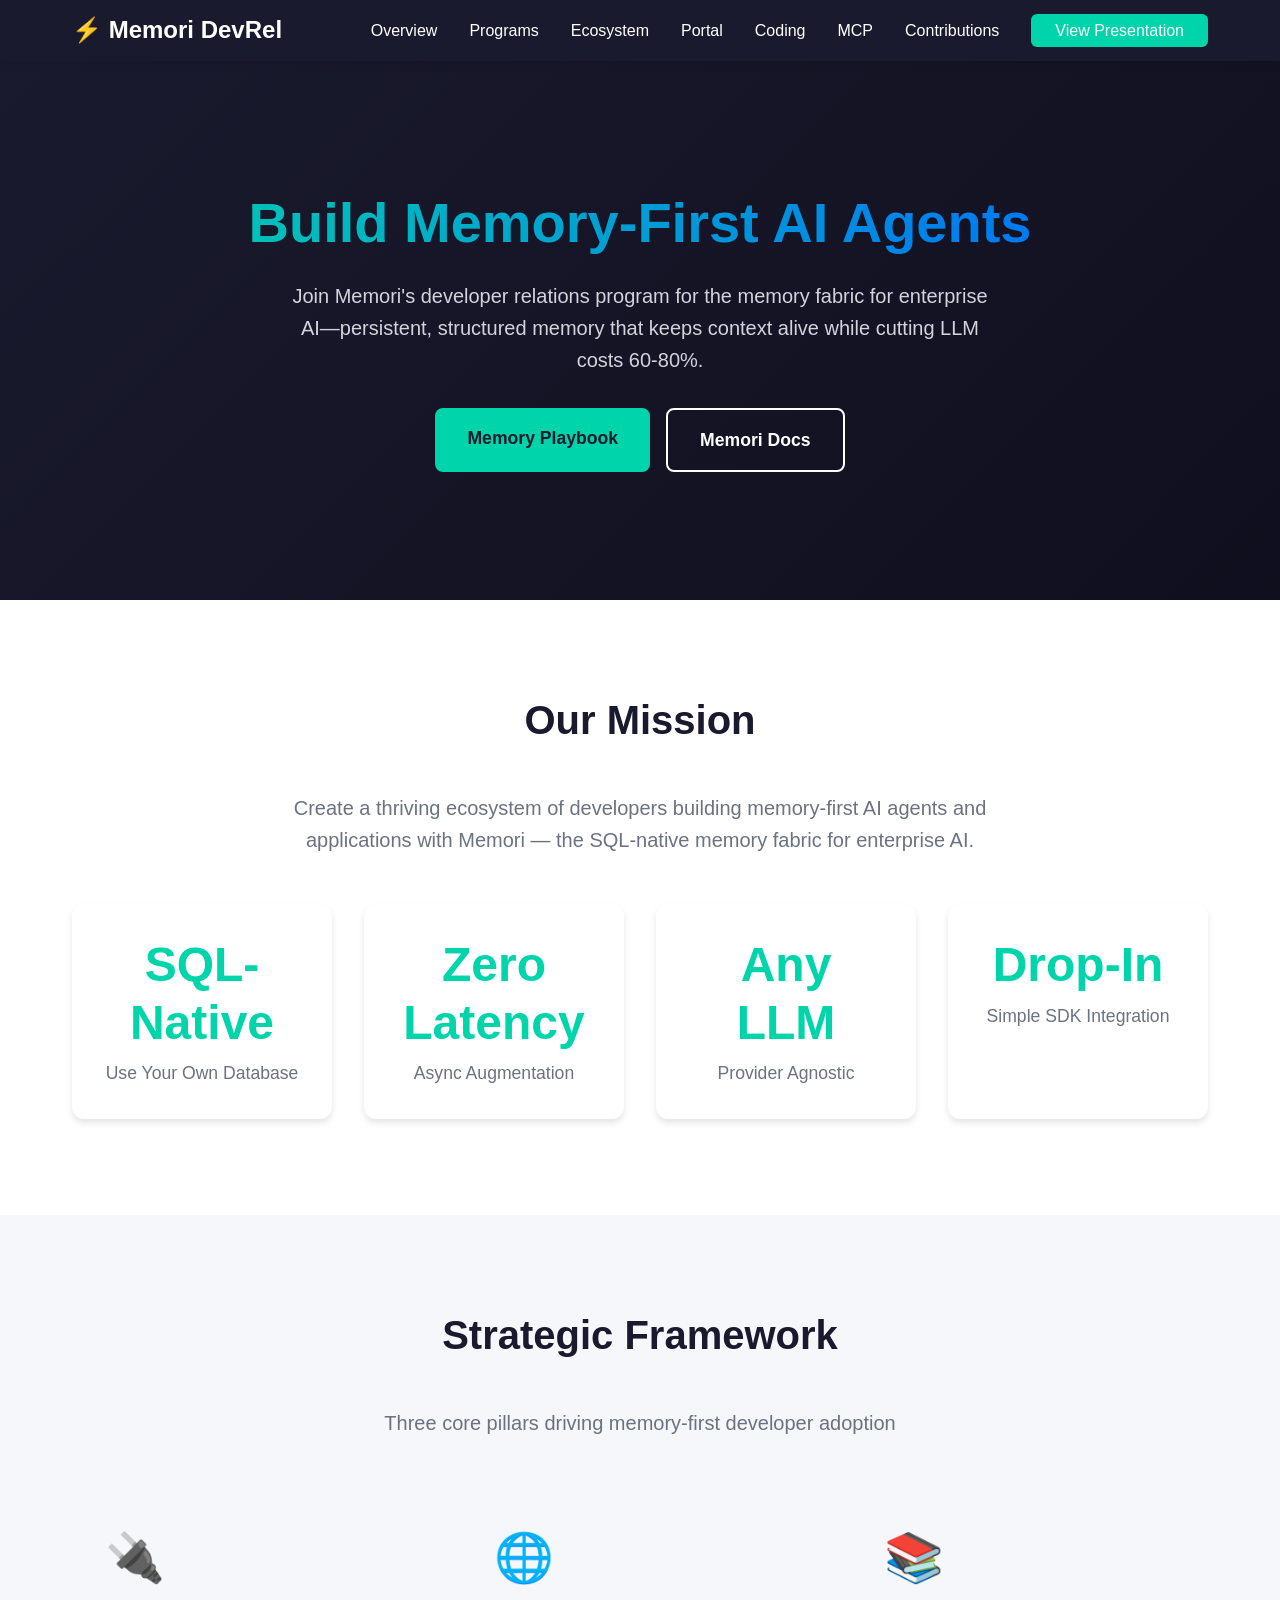
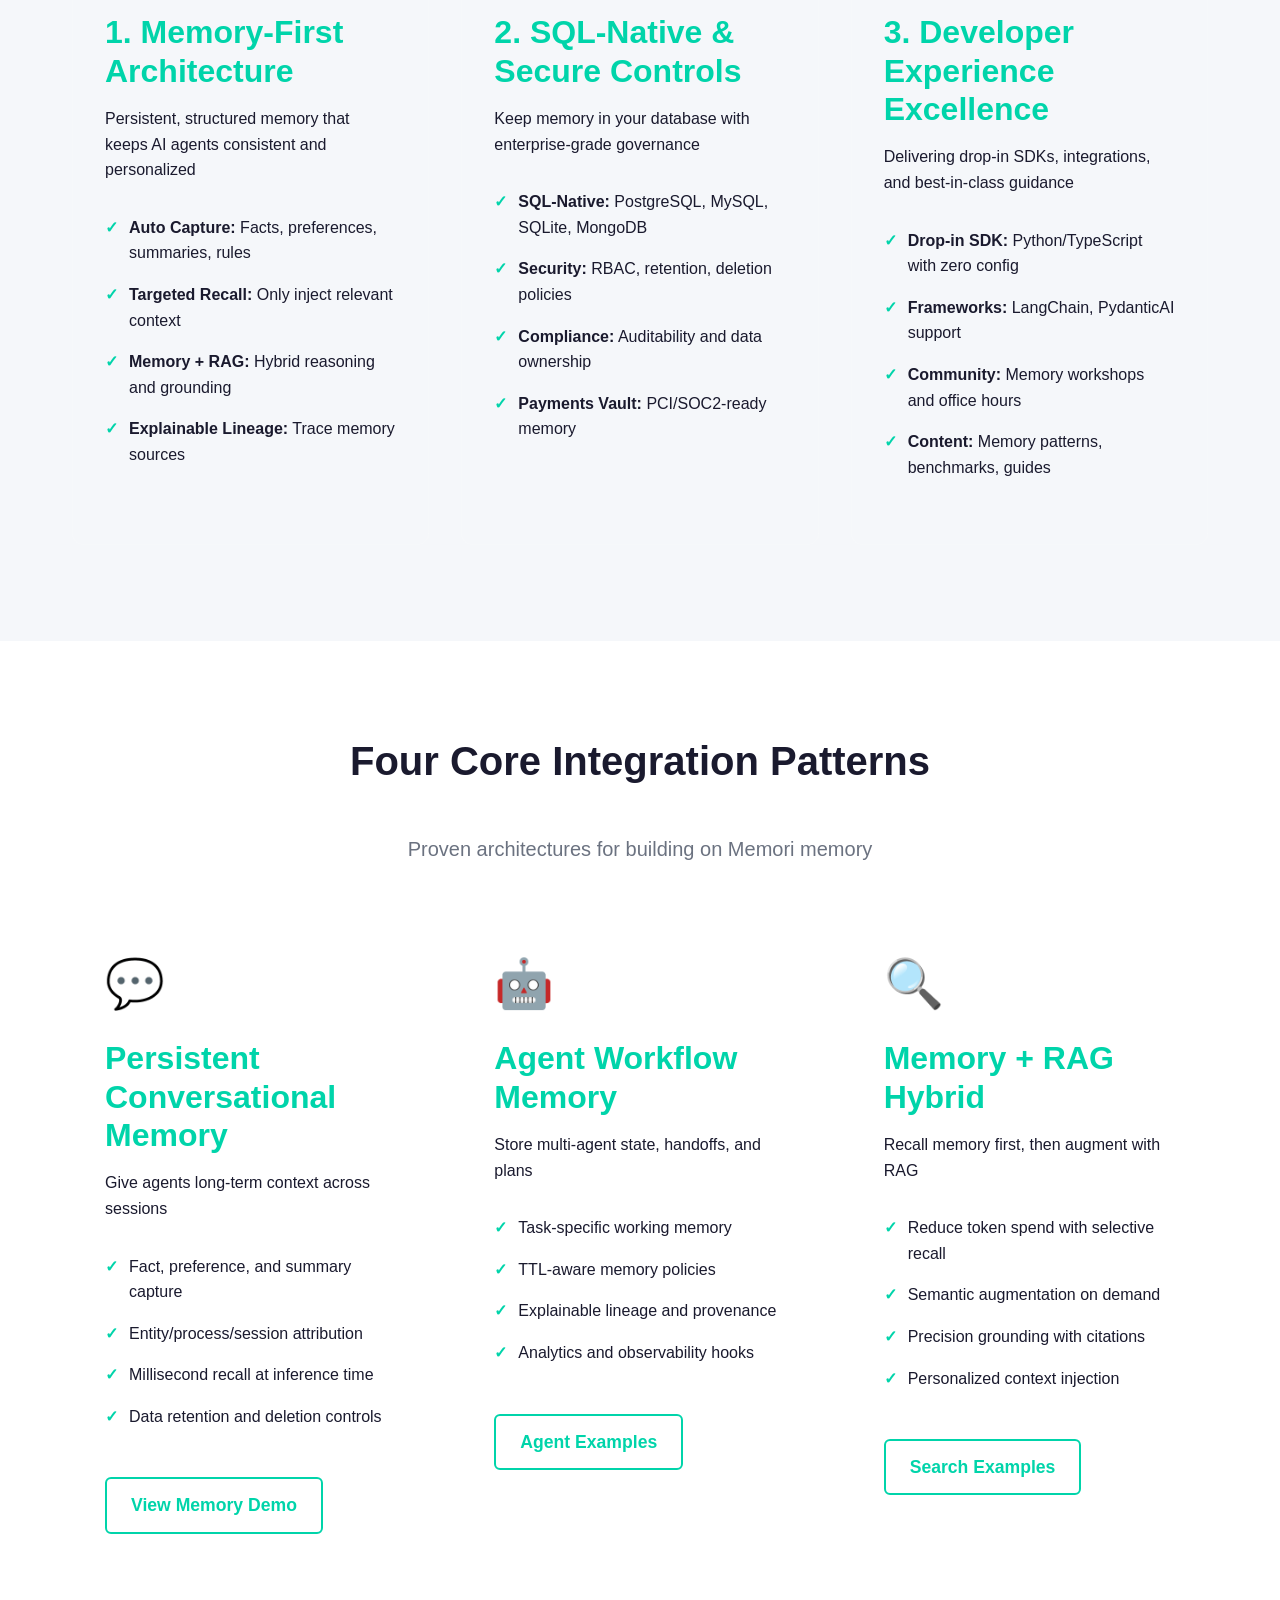
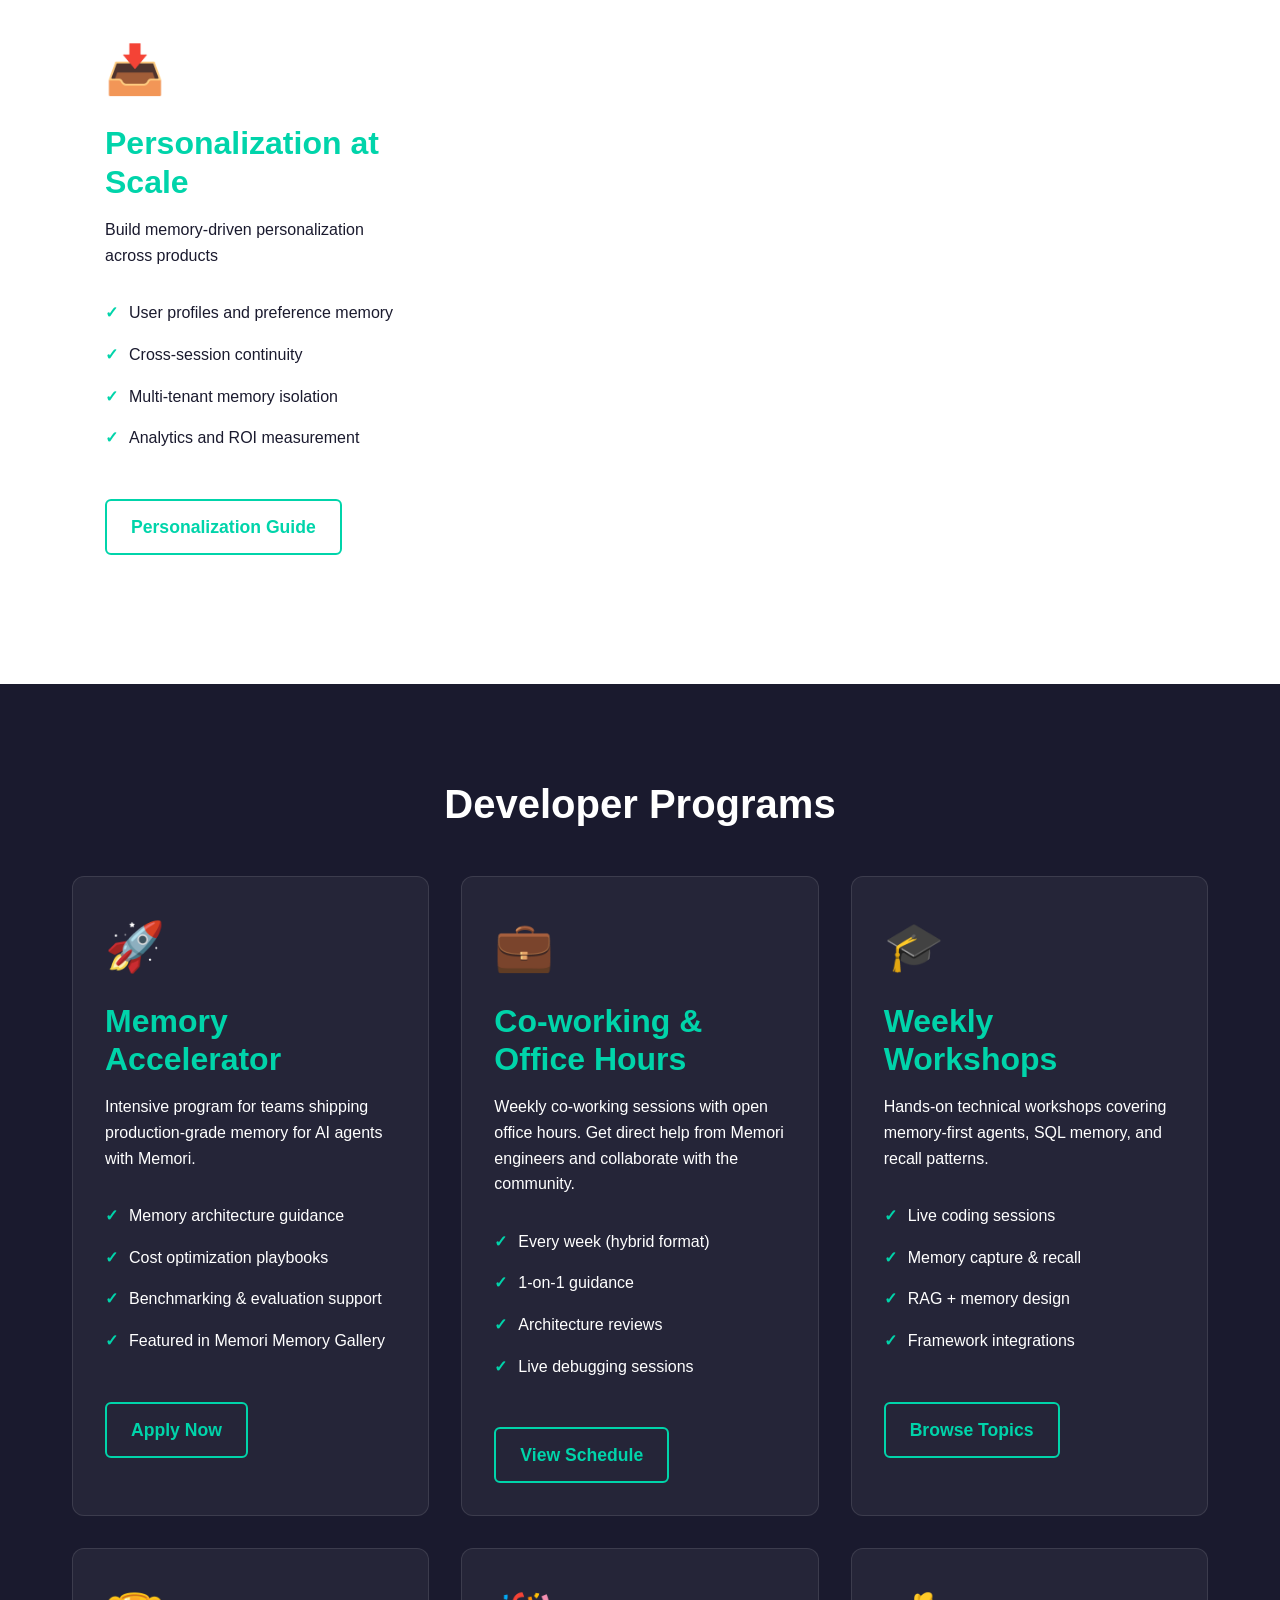
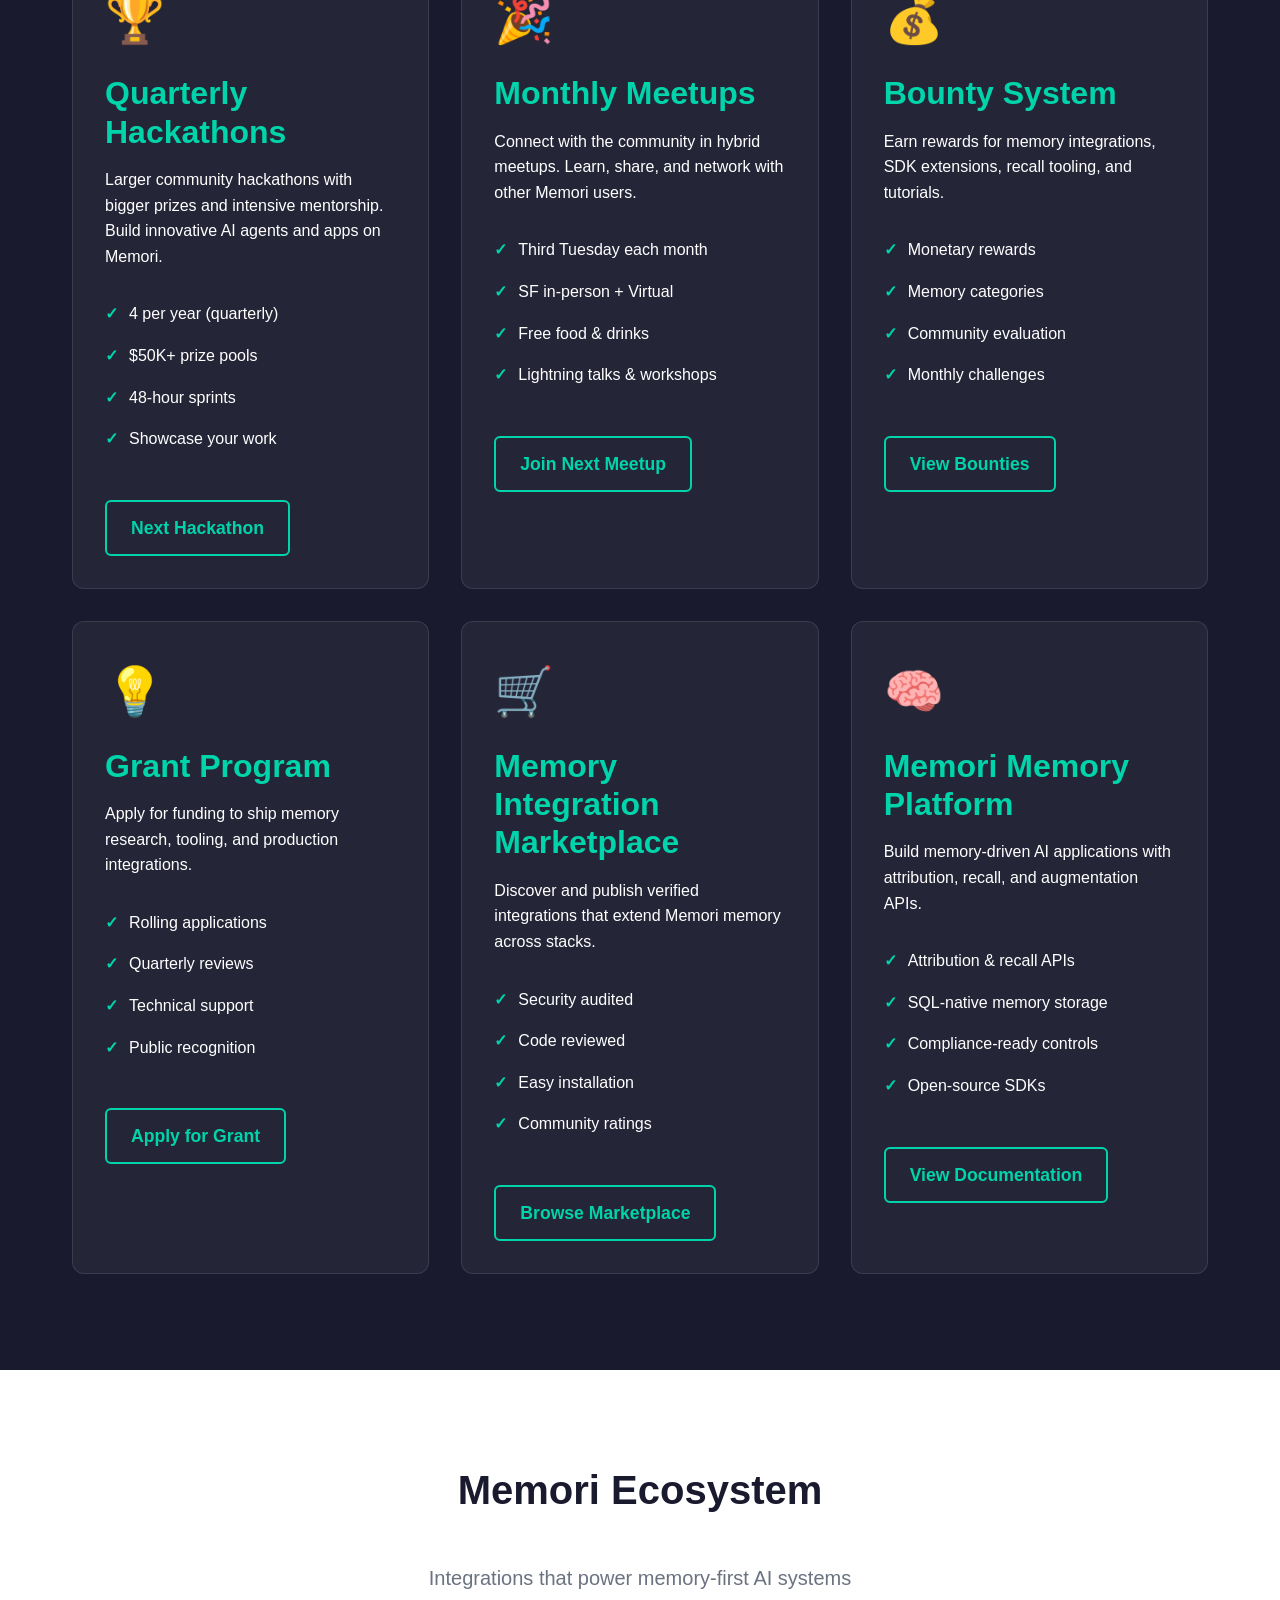
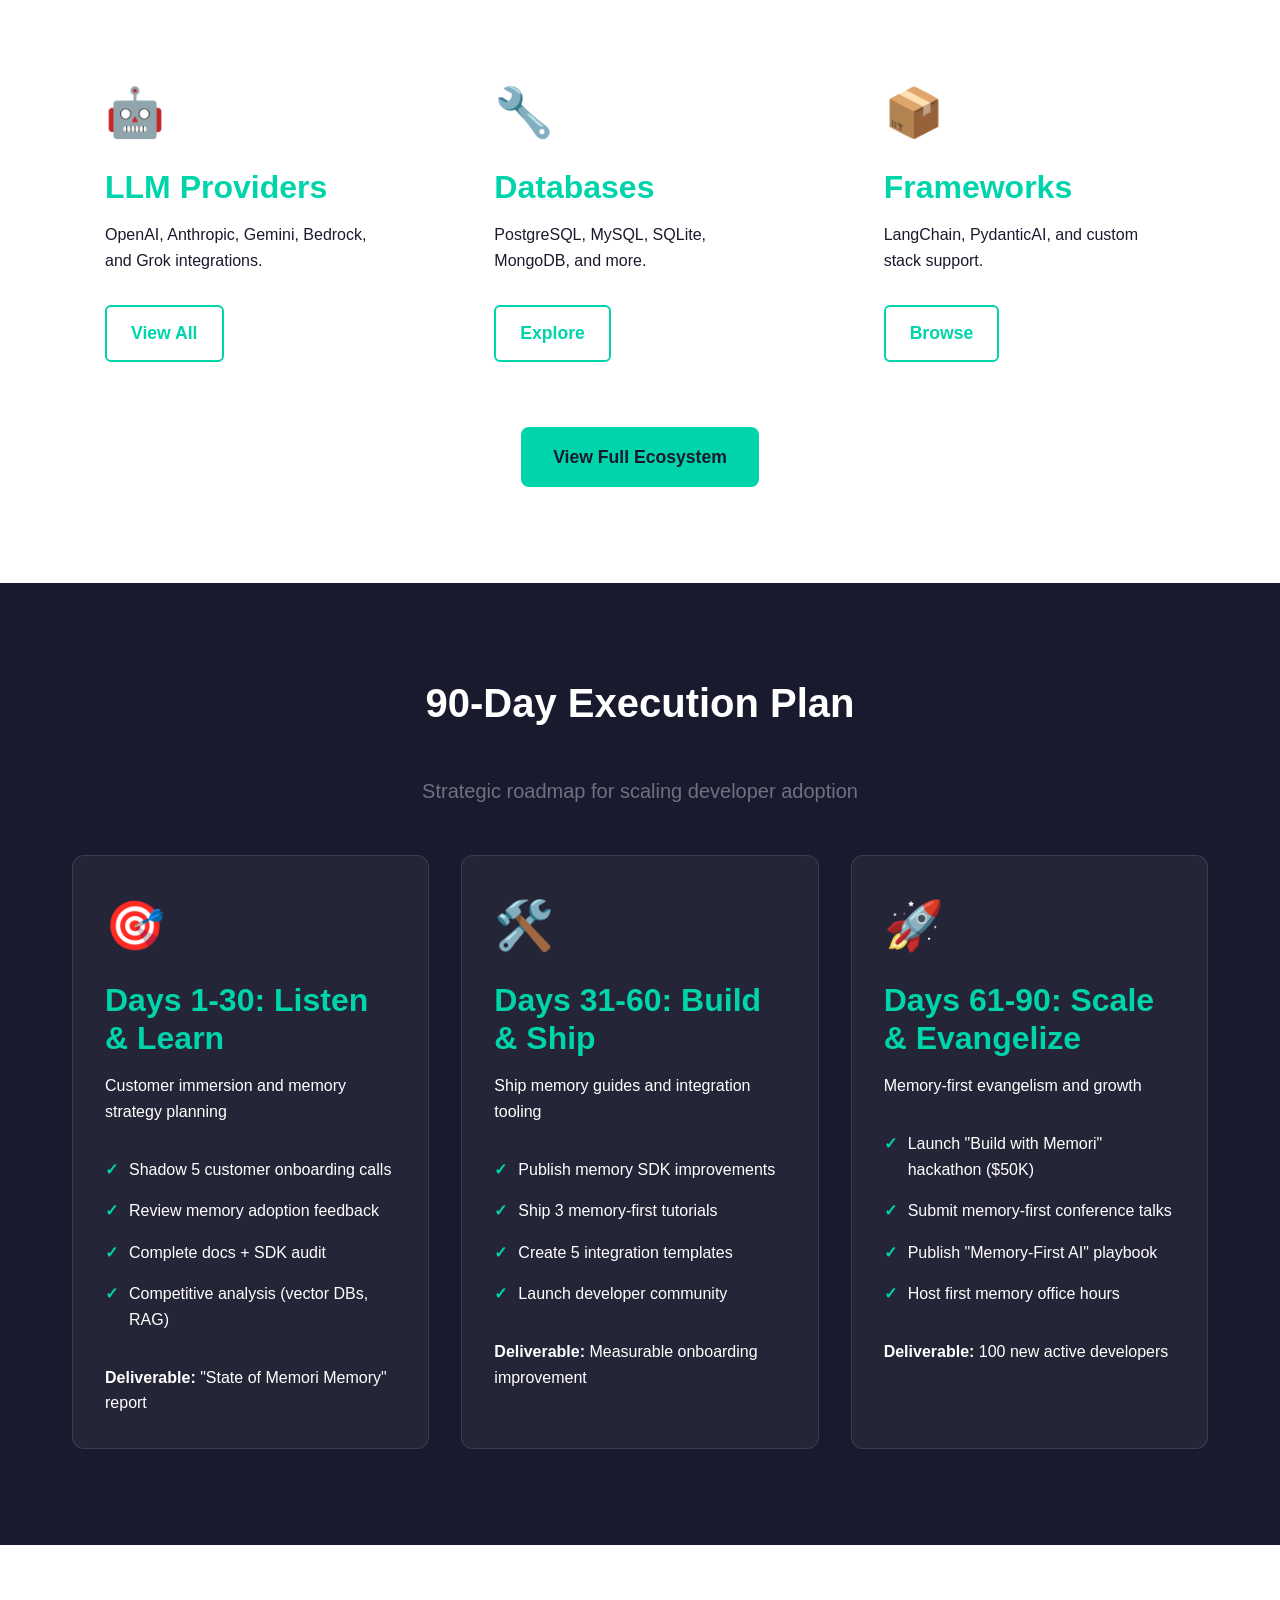
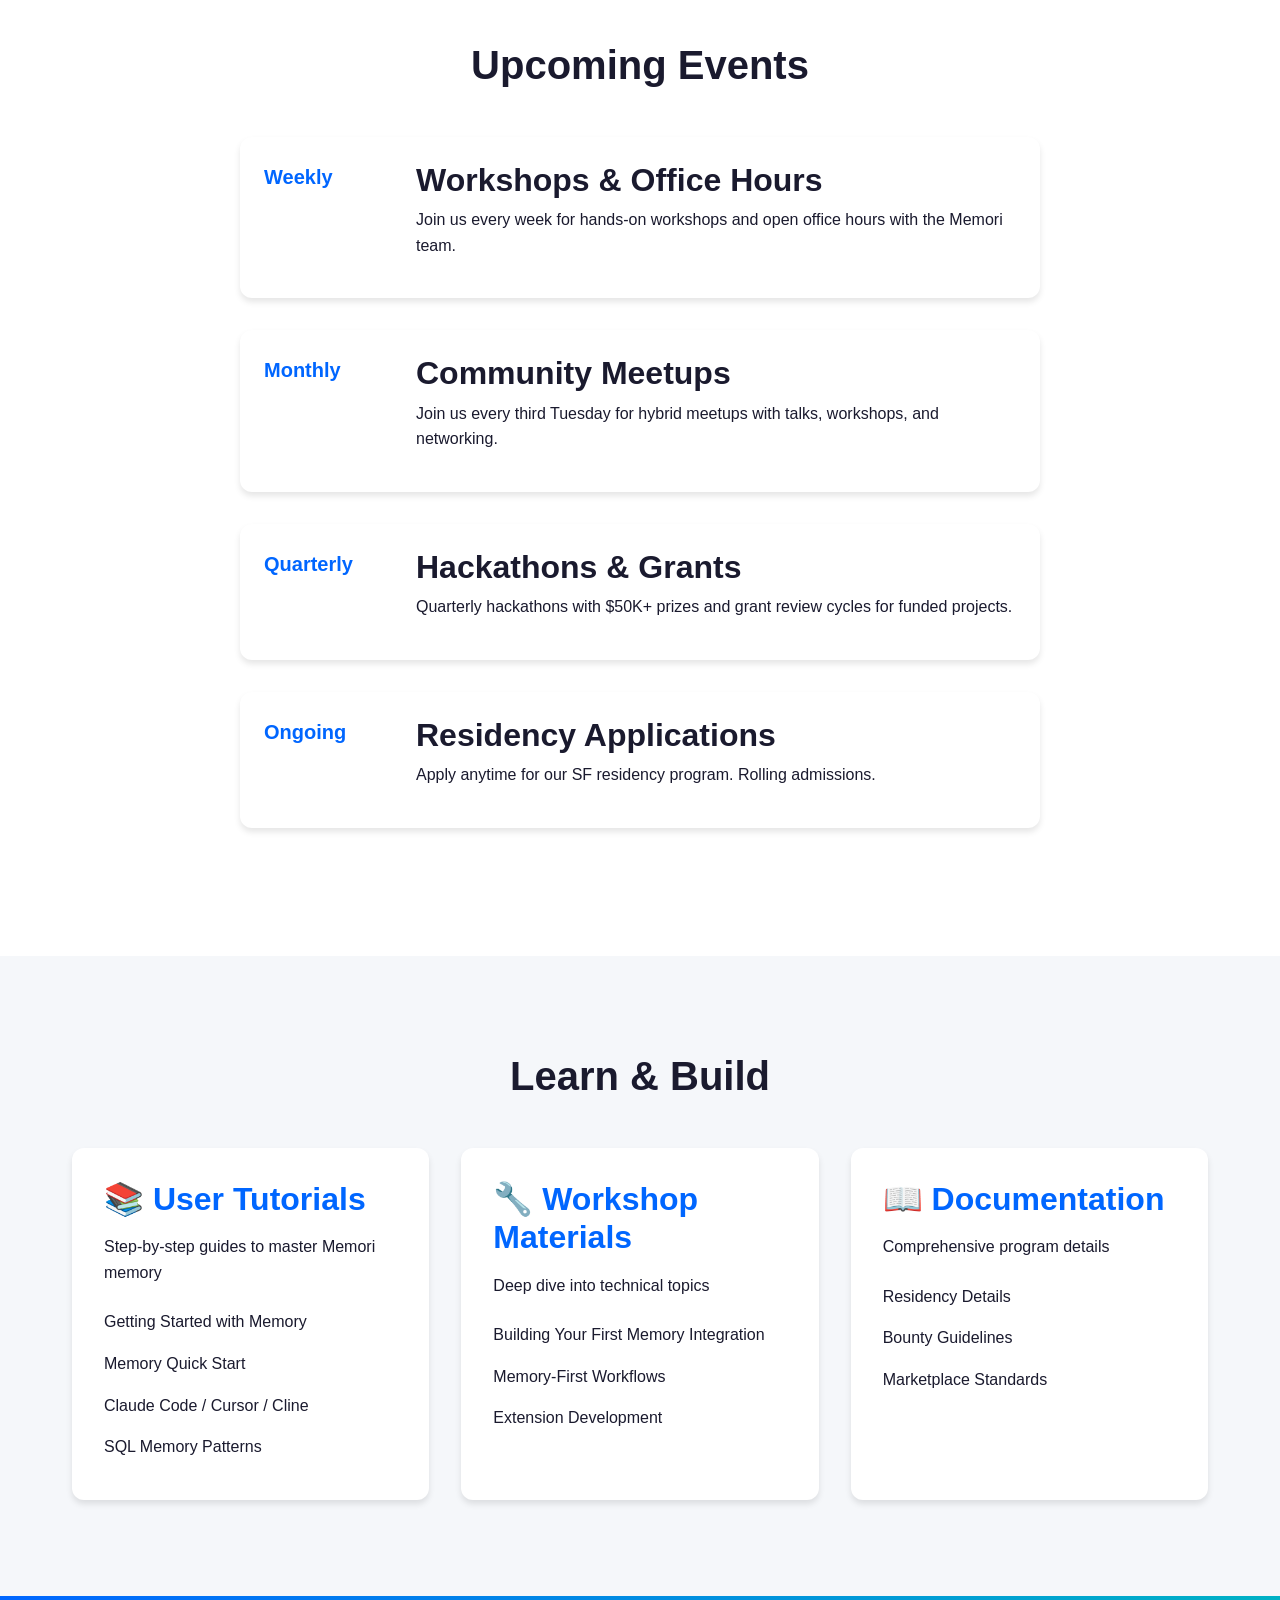
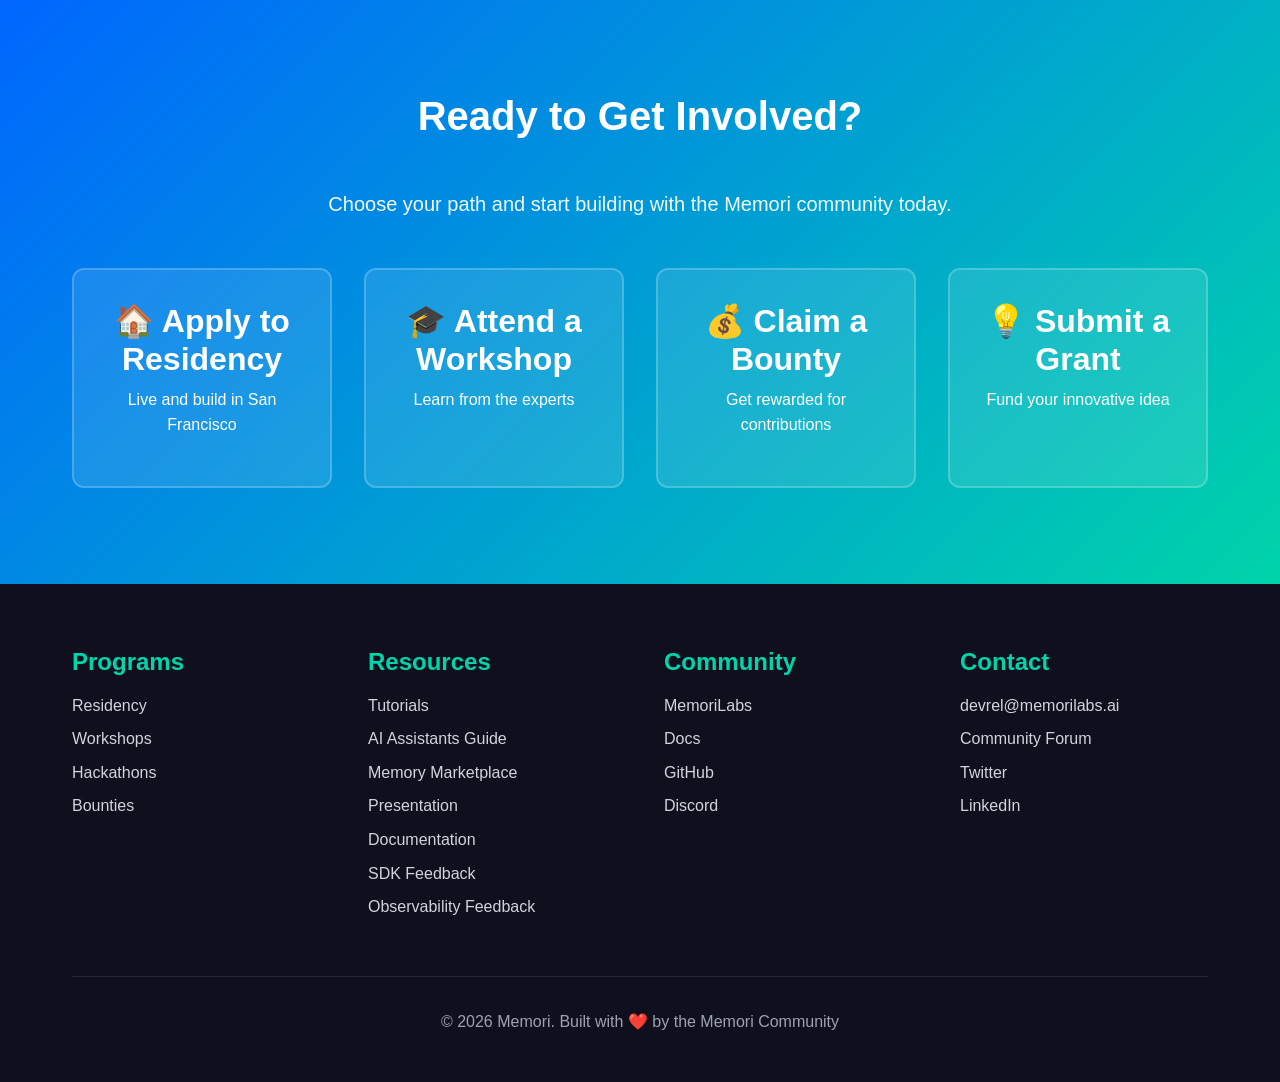
<file: index.html>
<!DOCTYPE html>
<html lang="en">
<head>
    <meta charset="UTF-8">
    <meta name="viewport" content="width=device-width, initial-scale=1.0">
    <title>Memori Developer Relations Strategy</title>
    <link rel="stylesheet" href="assets/css/style.css">
</head>
<body>
    <header>
        <nav>
            <div class="logo">
                <h1>⚡ Memori DevRel</h1>
            </div>
            <ul class="nav-links">
                <li><a href="#overview">Overview</a></li>
                <li><a href="#programs">Programs</a></li>
                <li><a href="ecosystem.html">Ecosystem</a></li>
                <li><a href="portal.html">Portal</a></li>
                <li><a href="ai-assistants.html">Coding</a></li>
                <li><a href="memori-mcp.html">MCP</a></li>
                <li><a href="contributions.html">Contributions</a></li>
                <li><a href="presentation.html" class="cta-btn">View Presentation</a></li>
            </ul>
        </nav>
    </header>

    <section class="hero">
        <div class="hero-content">
            <h1>Build Memory-First AI Agents</h1>
            <p>Join Memori's developer relations program for the memory fabric for enterprise AI—persistent, structured memory that keeps context alive while cutting LLM costs 60-80%.</p>
            <div class="hero-buttons">
                <a href="#programs" class="btn btn-primary">Memory Playbook</a>
                <a href="https://memorilabs.ai/docs" class="btn btn-secondary">Memori Docs</a>
            </div>
        </div>
    </section>

    <section id="overview" class="section">
        <div class="container">
            <h2>Our Mission</h2>
            <p class="lead">Create a thriving ecosystem of developers building memory-first AI agents and applications with Memori — the SQL-native memory fabric for enterprise AI.</p>
            
            <div class="stats">
                <div class="stat-card">
                    <h3>SQL-Native</h3>
                    <p>Use Your Own Database</p>
                </div>
                <div class="stat-card">
                    <h3>Zero Latency</h3>
                    <p>Async Augmentation</p>
                </div>
                <div class="stat-card">
                    <h3>Any LLM</h3>
                    <p>Provider Agnostic</p>
                </div>
                <div class="stat-card">
                    <h3>Drop-In</h3>
                    <p>Simple SDK Integration</p>
                </div>
            </div>
        </div>
    </section>

    <section id="strategy" class="section bg-light">
        <div class="container">
            <h2>Strategic Framework</h2>
            <p class="lead">Three core pillars driving memory-first developer adoption</p>
            
            <div class="programs-grid">
                <div class="program-card">
                    <div class="program-icon">🔌</div>
                    <h3>1. Memory-First Architecture</h3>
                    <p>Persistent, structured memory that keeps AI agents consistent and personalized</p>
                    <ul class="program-features">
                        <li><strong>Auto Capture:</strong> Facts, preferences, summaries, rules</li>
                        <li><strong>Targeted Recall:</strong> Only inject relevant context</li>
                        <li><strong>Memory + RAG:</strong> Hybrid reasoning and grounding</li>
                        <li><strong>Explainable Lineage:</strong> Trace memory sources</li>
                    </ul>
                </div>
                
                <div class="program-card">
                    <div class="program-icon">🌐</div>
                    <h3>2. SQL-Native & Secure Controls</h3>
                    <p>Keep memory in your database with enterprise-grade governance</p>
                    <ul class="program-features">
                        <li><strong>SQL-Native:</strong> PostgreSQL, MySQL, SQLite, MongoDB</li>
                        <li><strong>Security:</strong> RBAC, retention, deletion policies</li>
                        <li><strong>Compliance:</strong> Auditability and data ownership</li>
                        <li><strong>Payments Vault:</strong> PCI/SOC2-ready memory</li>
                    </ul>
                </div>
                
                <div class="program-card">
                    <div class="program-icon">📚</div>
                    <h3>3. Developer Experience Excellence</h3>
                    <p>Delivering drop-in SDKs, integrations, and best-in-class guidance</p>
                    <ul class="program-features">
                        <li><strong>Drop-in SDK:</strong> Python/TypeScript with zero config</li>
                        <li><strong>Frameworks:</strong> LangChain, PydanticAI support</li>
                        <li><strong>Community:</strong> Memory workshops and office hours</li>
                        <li><strong>Content:</strong> Memory patterns, benchmarks, guides</li>
                    </ul>
                </div>
            </div>
        </div>
    </section>

    <section id="integration-patterns" class="section">
        <div class="container">
            <h2>Four Core Integration Patterns</h2>
            <p class="lead">Proven architectures for building on Memori memory</p>
            
            <div class="programs-grid">
                <div class="program-card">
                    <div class="program-icon">💬</div>
                    <h3>Persistent Conversational Memory</h3>
                    <p>Give agents long-term context across sessions</p>
                    <ul class="program-features">
                        <li>Fact, preference, and summary capture</li>
                        <li>Entity/process/session attribution</li>
                        <li>Millisecond recall at inference time</li>
                        <li>Data retention and deletion controls</li>
                    </ul>
                    <a href="demo/memori-chat-demo.tsx" class="btn btn-outline">View Memory Demo</a>
                </div>
                
                <div class="program-card">
                    <div class="program-icon">🤖</div>
                    <h3>Agent Workflow Memory</h3>
                    <p>Store multi-agent state, handoffs, and plans</p>
                    <ul class="program-features">
                        <li>Task-specific working memory</li>
                        <li>TTL-aware memory policies</li>
                        <li>Explainable lineage and provenance</li>
                        <li>Analytics and observability hooks</li>
                    </ul>
                    <a href="viewer.html?doc=agent-examples" class="btn btn-outline">Agent Examples</a>
                </div>
                
                <div class="program-card">
                    <div class="program-icon">🔍</div>
                    <h3>Memory + RAG Hybrid</h3>
                    <p>Recall memory first, then augment with RAG</p>
                    <ul class="program-features">
                        <li>Reduce token spend with selective recall</li>
                        <li>Semantic augmentation on demand</li>
                        <li>Precision grounding with citations</li>
                        <li>Personalized context injection</li>
                    </ul>
                    <a href="viewer.html?doc=search-examples" class="btn btn-outline">Search Examples</a>
                </div>
                
                <div class="program-card">
                    <div class="program-icon">📥</div>
                    <h3>Personalization at Scale</h3>
                    <p>Build memory-driven personalization across products</p>
                    <ul class="program-features">
                        <li>User profiles and preference memory</li>
                        <li>Cross-session continuity</li>
                        <li>Multi-tenant memory isolation</li>
                        <li>Analytics and ROI measurement</li>
                    </ul>
                    <a href="viewer.html?doc=indexing-examples" class="btn btn-outline">Personalization Guide</a>
                </div>
            </div>
        </div>
    </section>

    <section id="programs" class="section bg-dark">
        <div class="container">
            <h2>Developer Programs</h2>
            <div class="programs-grid">
                
                <div class="program-card">
                    <div class="program-icon">🚀</div>
                    <h3>Memory Accelerator</h3>
                    <p>Intensive program for teams shipping production-grade memory for AI agents with Memori.</p>
                    <ul class="program-features">
                        <li>Memory architecture guidance</li>
                        <li>Cost optimization playbooks</li>
                        <li>Benchmarking & evaluation support</li>
                        <li>Featured in Memori Memory Gallery</li>
                    </ul>
                    <a href="viewer.html?doc=hacker-house-app" class="btn btn-outline">Apply Now</a>
                </div>

                <div class="program-card">
                    <div class="program-icon">💼</div>
                    <h3>Co-working & Office Hours</h3>
                    <p>Weekly co-working sessions with open office hours. Get direct help from Memori engineers and collaborate with the community.</p>
                    <ul class="program-features">
                        <li>Every week (hybrid format)</li>
                        <li>1-on-1 guidance</li>
                        <li>Architecture reviews</li>
                        <li>Live debugging sessions</li>
                    </ul>
                    <a href="viewer.html?doc=co-working" class="btn btn-outline">View Schedule</a>
                </div>

                <div class="program-card">
                    <div class="program-icon">🎓</div>
                    <h3>Weekly Workshops</h3>
                    <p>Hands-on technical workshops covering memory-first agents, SQL memory, and recall patterns.</p>
                    <ul class="program-features">
                        <li>Live coding sessions</li>
                        <li>Memory capture & recall</li>
                        <li>RAG + memory design</li>
                        <li>Framework integrations</li>
                    </ul>
                    <a href="viewer.html?doc=workshops" class="btn btn-outline">Browse Topics</a>
                </div>

                <div class="program-card">
                    <div class="program-icon">🏆</div>
                    <h3>Quarterly Hackathons</h3>
                    <p>Larger community hackathons with bigger prizes and intensive mentorship. Build innovative AI agents and apps on Memori.</p>
                    <ul class="program-features">
                        <li>4 per year (quarterly)</li>
                        <li>$50K+ prize pools</li>
                        <li>48-hour sprints</li>
                        <li>Showcase your work</li>
                    </ul>
                    <a href="viewer.html?doc=hackathons" class="btn btn-outline">Next Hackathon</a>
                </div>

                <div class="program-card">
                    <div class="program-icon">🎉</div>
                    <h3>Monthly Meetups</h3>
                    <p>Connect with the community in hybrid meetups. Learn, share, and network with other Memori users.</p>
                    <ul class="program-features">
                        <li>Third Tuesday each month</li>
                        <li>SF in-person + Virtual</li>
                        <li>Free food & drinks</li>
                        <li>Lightning talks & workshops</li>
                    </ul>
                    <a href="viewer.html?doc=meetups" class="btn btn-outline">Join Next Meetup</a>
                </div>

                <div class="program-card">
                    <div class="program-icon">💰</div>
                    <h3>Bounty System</h3>
                    <p>Earn rewards for memory integrations, SDK extensions, recall tooling, and tutorials.</p>
                    <ul class="program-features">
                        <li>Monetary rewards</li>
                        <li>Memory categories</li>
                        <li>Community evaluation</li>
                        <li>Monthly challenges</li>
                    </ul>
                    <a href="viewer.html?doc=bounty-system" class="btn btn-outline">View Bounties</a>
                </div>

                <div class="program-card">
                    <div class="program-icon">💡</div>
                    <h3>Grant Program</h3>
                    <p>Apply for funding to ship memory research, tooling, and production integrations.</p>
                    <ul class="program-features">
                        <li>Rolling applications</li>
                        <li>Quarterly reviews</li>
                        <li>Technical support</li>
                        <li>Public recognition</li>
                    </ul>
                    <a href="viewer.html?doc=grant-program" class="btn btn-outline">Apply for Grant</a>
                </div>

                <div class="program-card">
                    <div class="program-icon">🛒</div>
                    <h3>Memory Integration Marketplace</h3>
                    <p>Discover and publish verified integrations that extend Memori memory across stacks.</p>
                    <ul class="program-features">
                        <li>Security audited</li>
                        <li>Code reviewed</li>
                        <li>Easy installation</li>
                        <li>Community ratings</li>
                    </ul>
                    <a href="viewer.html?doc=mcp-marketplace" class="btn btn-outline">Browse Marketplace</a>
                </div>

                <div class="program-card">
                    <div class="program-icon">🧠</div>
                    <h3>Memori Memory Platform</h3>
                    <p>Build memory-driven AI applications with attribution, recall, and augmentation APIs.</p>
                    <ul class="program-features">
                        <li>Attribution & recall APIs</li>
                        <li>SQL-native memory storage</li>
                        <li>Compliance-ready controls</li>
                        <li>Open-source SDKs</li>
                    </ul>
                    <a href="https://memorilabs.ai/docs" class="btn btn-outline">View Documentation</a>
                </div>

            </div>
        </div>
    </section>

    <section id="ecosystem" class="section">
        <div class="container">
            <h2>Memori Ecosystem</h2>
            <p class="lead">Integrations that power memory-first AI systems</p>
            <div class="programs-grid">
                <div class="program-card">
                    <div class="program-icon">🤖</div>
                    <h3>LLM Providers</h3>
                    <p>OpenAI, Anthropic, Gemini, Bedrock, and Grok integrations.</p>
                    <a href="ecosystem.html" class="btn btn-outline">View All</a>
                </div>
                <div class="program-card">
                    <div class="program-icon">🔧</div>
                    <h3>Databases</h3>
                    <p>PostgreSQL, MySQL, SQLite, MongoDB, and more.</p>
                    <a href="ecosystem.html" class="btn btn-outline">Explore</a>
                </div>
                <div class="program-card">
                    <div class="program-icon">📦</div>
                    <h3>Frameworks</h3>
                    <p>LangChain, PydanticAI, and custom stack support.</p>
                    <a href="ecosystem.html" class="btn btn-outline">Browse</a>
                </div>
            </div>
            <div style="text-align: center; margin-top: 2rem;">
                <a href="ecosystem.html" class="btn btn-primary">View Full Ecosystem</a>
            </div>
        </div>
    </section>

    <section id="roadmap" class="section bg-dark">
        <div class="container">
            <h2>90-Day Execution Plan</h2>
            <p class="lead">Strategic roadmap for scaling developer adoption</p>
            
            <div class="programs-grid">
                <div class="program-card">
                    <div class="program-icon">🎯</div>
                    <h3>Days 1-30: Listen & Learn</h3>
                    <p>Customer immersion and memory strategy planning</p>
                    <ul class="program-features">
                        <li>Shadow 5 customer onboarding calls</li>
                        <li>Review memory adoption feedback</li>
                        <li>Complete docs + SDK audit</li>
                        <li>Competitive analysis (vector DBs, RAG)</li>
                    </ul>
                    <div class="deliverable"><strong>Deliverable:</strong> "State of Memori Memory" report</div>
                </div>
                
                <div class="program-card">
                    <div class="program-icon">🛠️</div>
                    <h3>Days 31-60: Build & Ship</h3>
                    <p>Ship memory guides and integration tooling</p>
                    <ul class="program-features">
                        <li>Publish memory SDK improvements</li>
                        <li>Ship 3 memory-first tutorials</li>
                        <li>Create 5 integration templates</li>
                        <li>Launch developer community</li>
                    </ul>
                    <div class="deliverable"><strong>Deliverable:</strong> Measurable onboarding improvement</div>
                </div>
                
                <div class="program-card">
                    <div class="program-icon">🚀</div>
                    <h3>Days 61-90: Scale & Evangelize</h3>
                    <p>Memory-first evangelism and growth</p>
                    <ul class="program-features">
                        <li>Launch "Build with Memori" hackathon ($50K)</li>
                        <li>Submit memory-first conference talks</li>
                        <li>Publish "Memory-First AI" playbook</li>
                        <li>Host first memory office hours</li>
                    </ul>
                    <div class="deliverable"><strong>Deliverable:</strong> 100 new active developers</div>
                </div>
            </div>
        </div>
    </section>

    <section id="events" class="section">
        <div class="container">
            <h2>Upcoming Events</h2>
            <div class="events-timeline">
                <div class="event-item">
                    <div class="event-date">Weekly</div>
                    <div class="event-details">
                        <h3>Workshops & Office Hours</h3>
                        <p>Join us every week for hands-on workshops and open office hours with the Memori team.</p>
                    </div>
                </div>
                <div class="event-item">
                    <div class="event-date">Monthly</div>
                    <div class="event-details">
                        <h3>Community Meetups</h3>
                        <p>Join us every third Tuesday for hybrid meetups with talks, workshops, and networking.</p>
                    </div>
                </div>
                <div class="event-item">
                    <div class="event-date">Quarterly</div>
                    <div class="event-details">
                        <h3>Hackathons & Grants</h3>
                        <p>Quarterly hackathons with $50K+ prizes and grant review cycles for funded projects.</p>
                    </div>
                </div>
                <div class="event-item">
                    <div class="event-date">Ongoing</div>
                    <div class="event-details">
                        <h3>Residency Applications</h3>
                        <p>Apply anytime for our SF residency program. Rolling admissions.</p>
                    </div>
                </div>
            </div>
        </div>
    </section>

    <section id="tutorials" class="section bg-light">
        <div class="container">
            <h2>Learn & Build</h2>
            <div class="tutorial-grid">
                <div class="tutorial-card">
                    <h3>📚 User Tutorials</h3>
                    <p>Step-by-step guides to master Memori memory</p>
                    <ul>
                        <li><a href="viewer.html?doc=getting-started">Getting Started with Memory</a></li>
                        <li><a href="viewer.html?doc=mcp-quickstart">Memory Quick Start</a></li>
                        <li><a href="ai-assistants.html">Claude Code / Cursor / Cline</a></li>
                        <li><a href="viewer.html?doc=advanced-workflows">SQL Memory Patterns</a></li>
                    </ul>
                </div>
                <div class="tutorial-card">
                    <h3>🔧 Workshop Materials</h3>
                    <p>Deep dive into technical topics</p>
                    <ul>
                        <li><a href="workshops/memory-basics/">Building Your First Memory Integration</a></li>
                        <li><a href="workshops/memory-ai-workflows/">Memory-First Workflows</a></li>
                        <li><a href="workshops/extension-development/">Extension Development</a></li>
                    </ul>
                </div>
                <div class="tutorial-card">
                    <h3>📖 Documentation</h3>
                    <p>Comprehensive program details</p>
                    <ul>
                        <li><a href="viewer.html?doc=hacker-house-details">Residency Details</a></li>
                        <li><a href="viewer.html?doc=bounty-system">Bounty Guidelines</a></li>
                        <li><a href="viewer.html?doc=mcp-marketplace">Marketplace Standards</a></li>
                    </ul>
                </div>
            </div>
        </div>
    </section>

    <section id="get-involved" class="section cta-section">
        <div class="container">
            <h2>Ready to Get Involved?</h2>
            <p class="lead">Choose your path and start building with the Memori community today.</p>
            <div class="cta-grid">
                <a href="viewer.html?doc=hacker-house-app" class="cta-card">
                    <h3>🏠 Apply to Residency</h3>
                    <p>Live and build in San Francisco</p>
                </a>
                <a href="viewer.html?doc=workshops" class="cta-card">
                    <h3>🎓 Attend a Workshop</h3>
                    <p>Learn from the experts</p>
                </a>
                <a href="viewer.html?doc=bounty-system" class="cta-card">
                    <h3>💰 Claim a Bounty</h3>
                    <p>Get rewarded for contributions</p>
                </a>
                <a href="viewer.html?doc=grant-application" class="cta-card">
                    <h3>💡 Submit a Grant</h3>
                    <p>Fund your innovative idea</p>
                </a>
            </div>
        </div>
    </section>

    <footer>
        <div class="container">
            <div class="footer-content">
                <div class="footer-section">
                    <h4>Programs</h4>
                    <ul>
                        <li><a href="viewer.html?doc=hacker-house-details">Residency</a></li>
                        <li><a href="viewer.html?doc=workshops">Workshops</a></li>
                        <li><a href="viewer.html?doc=hackathons">Hackathons</a></li>
                        <li><a href="viewer.html?doc=bounty-system">Bounties</a></li>
                    </ul>
                </div>
                <div class="footer-section">
                    <h4>Resources</h4>
                    <ul>
                        <li><a href="viewer.html?doc=getting-started">Tutorials</a></li>
                        <li><a href="ai-assistants.html">AI Assistants Guide</a></li>
                        <li><a href="viewer.html?doc=mcp-marketplace">Memory Marketplace</a></li>
                        <li><a href="presentation.html">Presentation</a></li>
                        <li><a href="portal.html">Documentation</a></li>
                        <li><a href="sdk-feedback.html">SDK Feedback</a></li>
                        <li><a href="sdk-feedback-observability.html">Observability Feedback</a></li>
                    </ul>
                </div>
                <div class="footer-section">
                    <h4>Community</h4>
                    <ul>
                        <li><a href="https://memorilabs.ai">MemoriLabs</a></li>
                        <li><a href="https://memorilabs.ai/docs">Docs</a></li>
                        <li><a href="https://github.com/MemoriLabs/Memori">GitHub</a></li>
                        <li><a href="#">Discord</a></li>
                    </ul>
                </div>
                <div class="footer-section">
                    <h4>Contact</h4>
                    <ul>
                        <li><a href="#">devrel@memorilabs.ai</a></li>
                        <li><a href="#">Community Forum</a></li>
                        <li><a href="#">Twitter</a></li>
                        <li><a href="#">LinkedIn</a></li>
                    </ul>
                </div>
            </div>
            <div class="footer-bottom">
                <p>&copy; 2026 Memori. Built with ❤️ by the Memori Community</p>
            </div>
        </div>
    </footer>
</body>
</html>
</file>
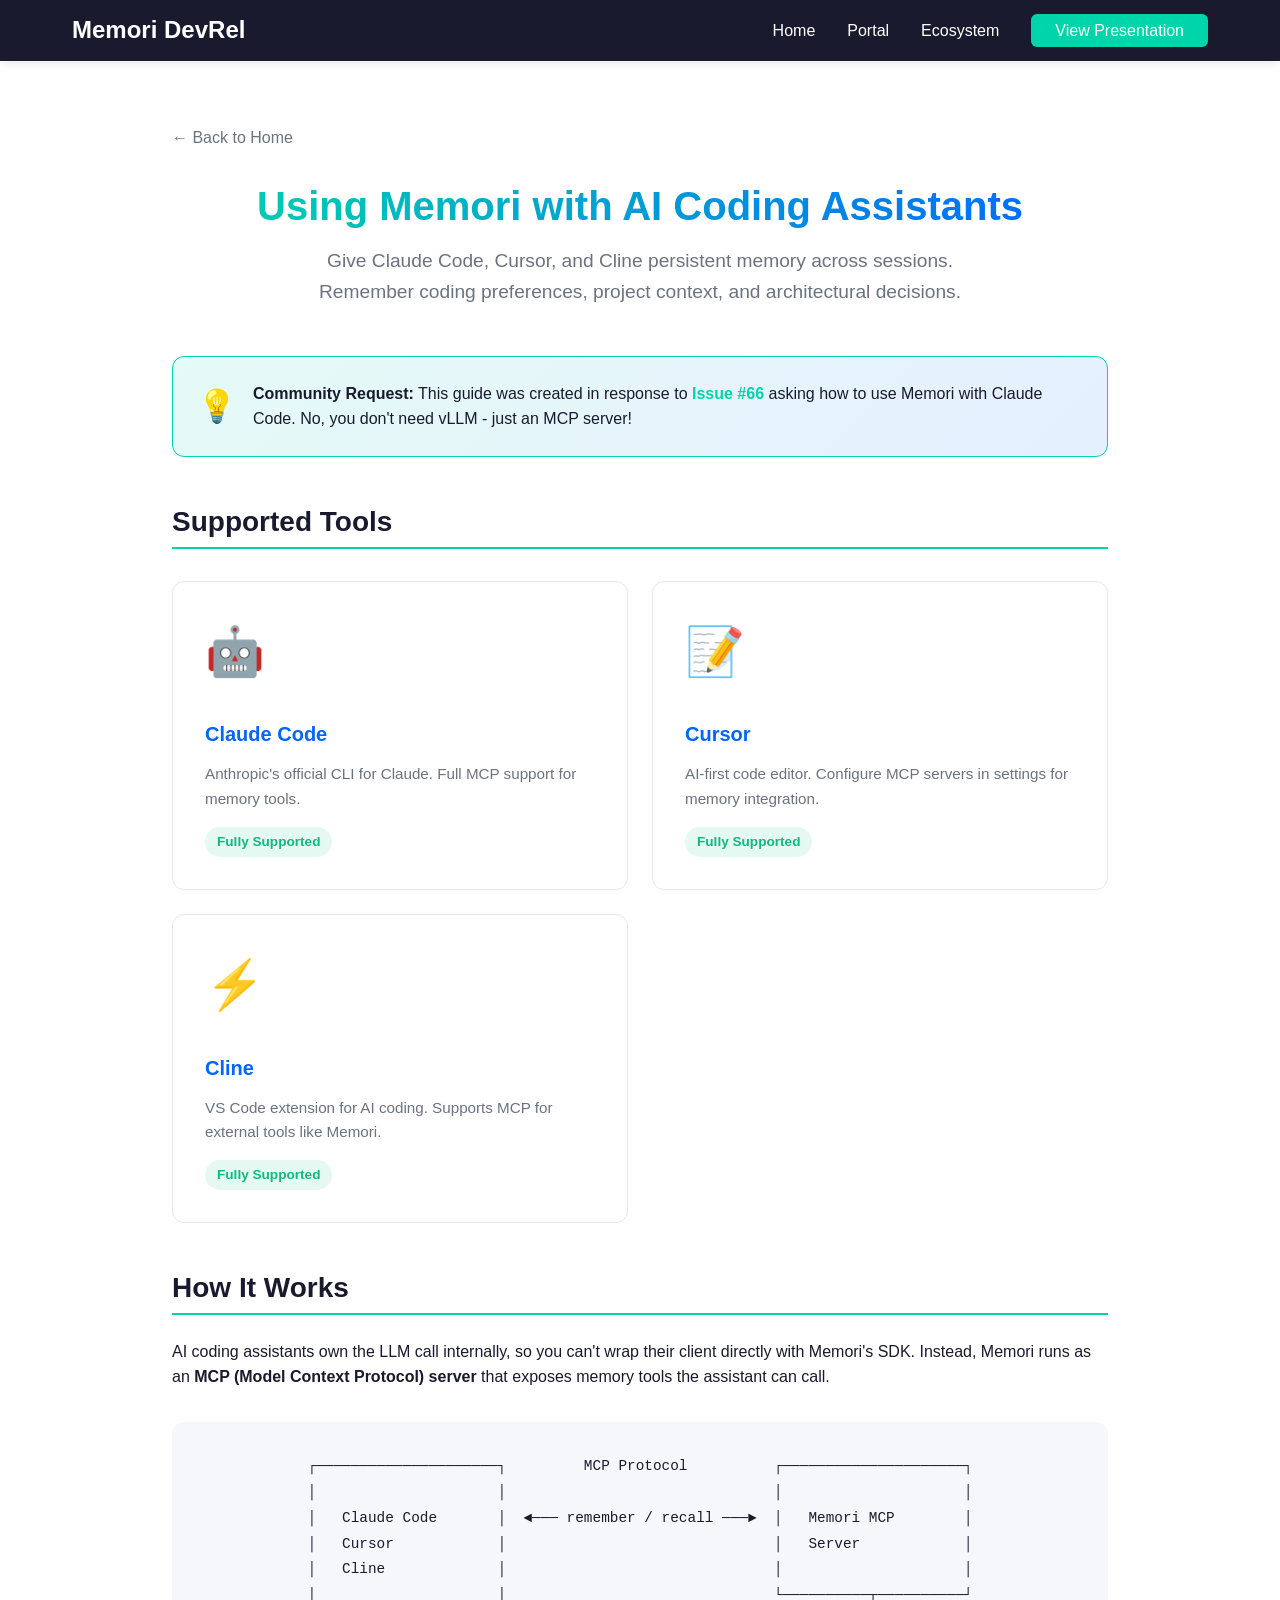
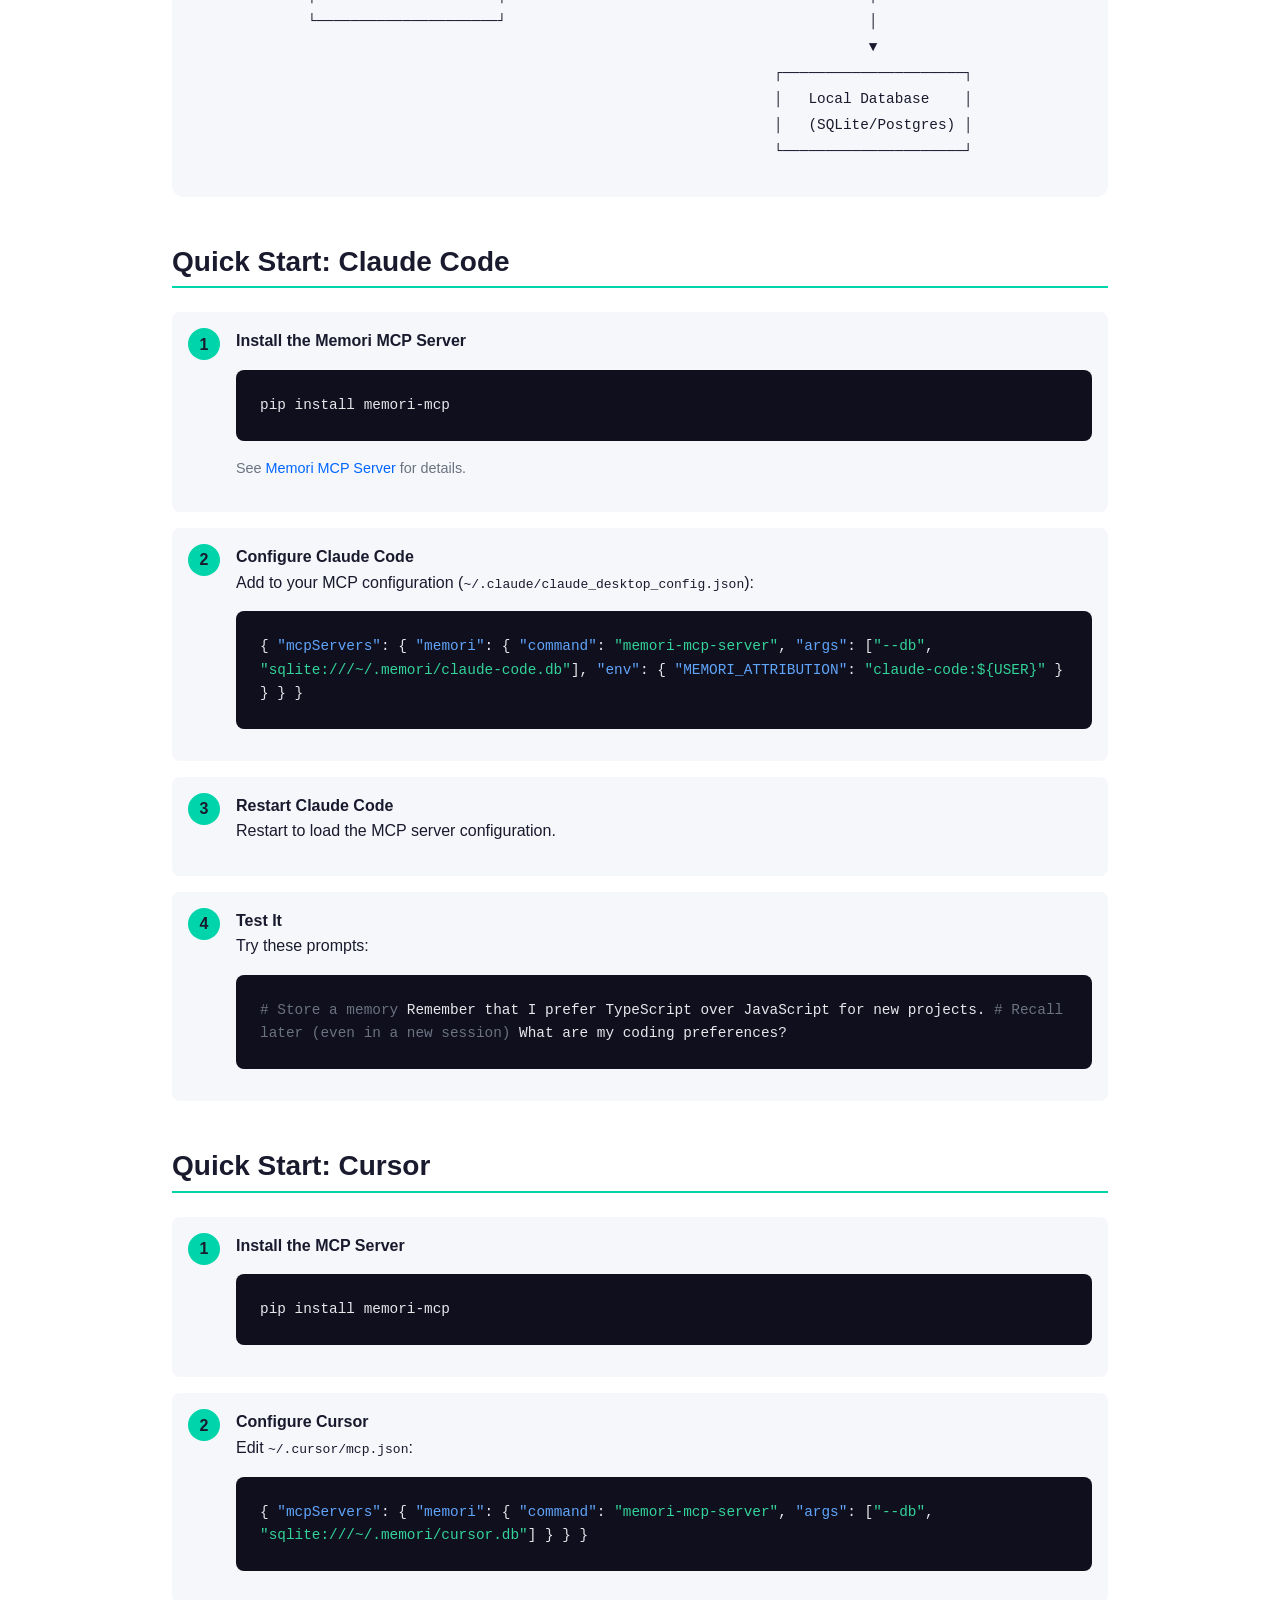
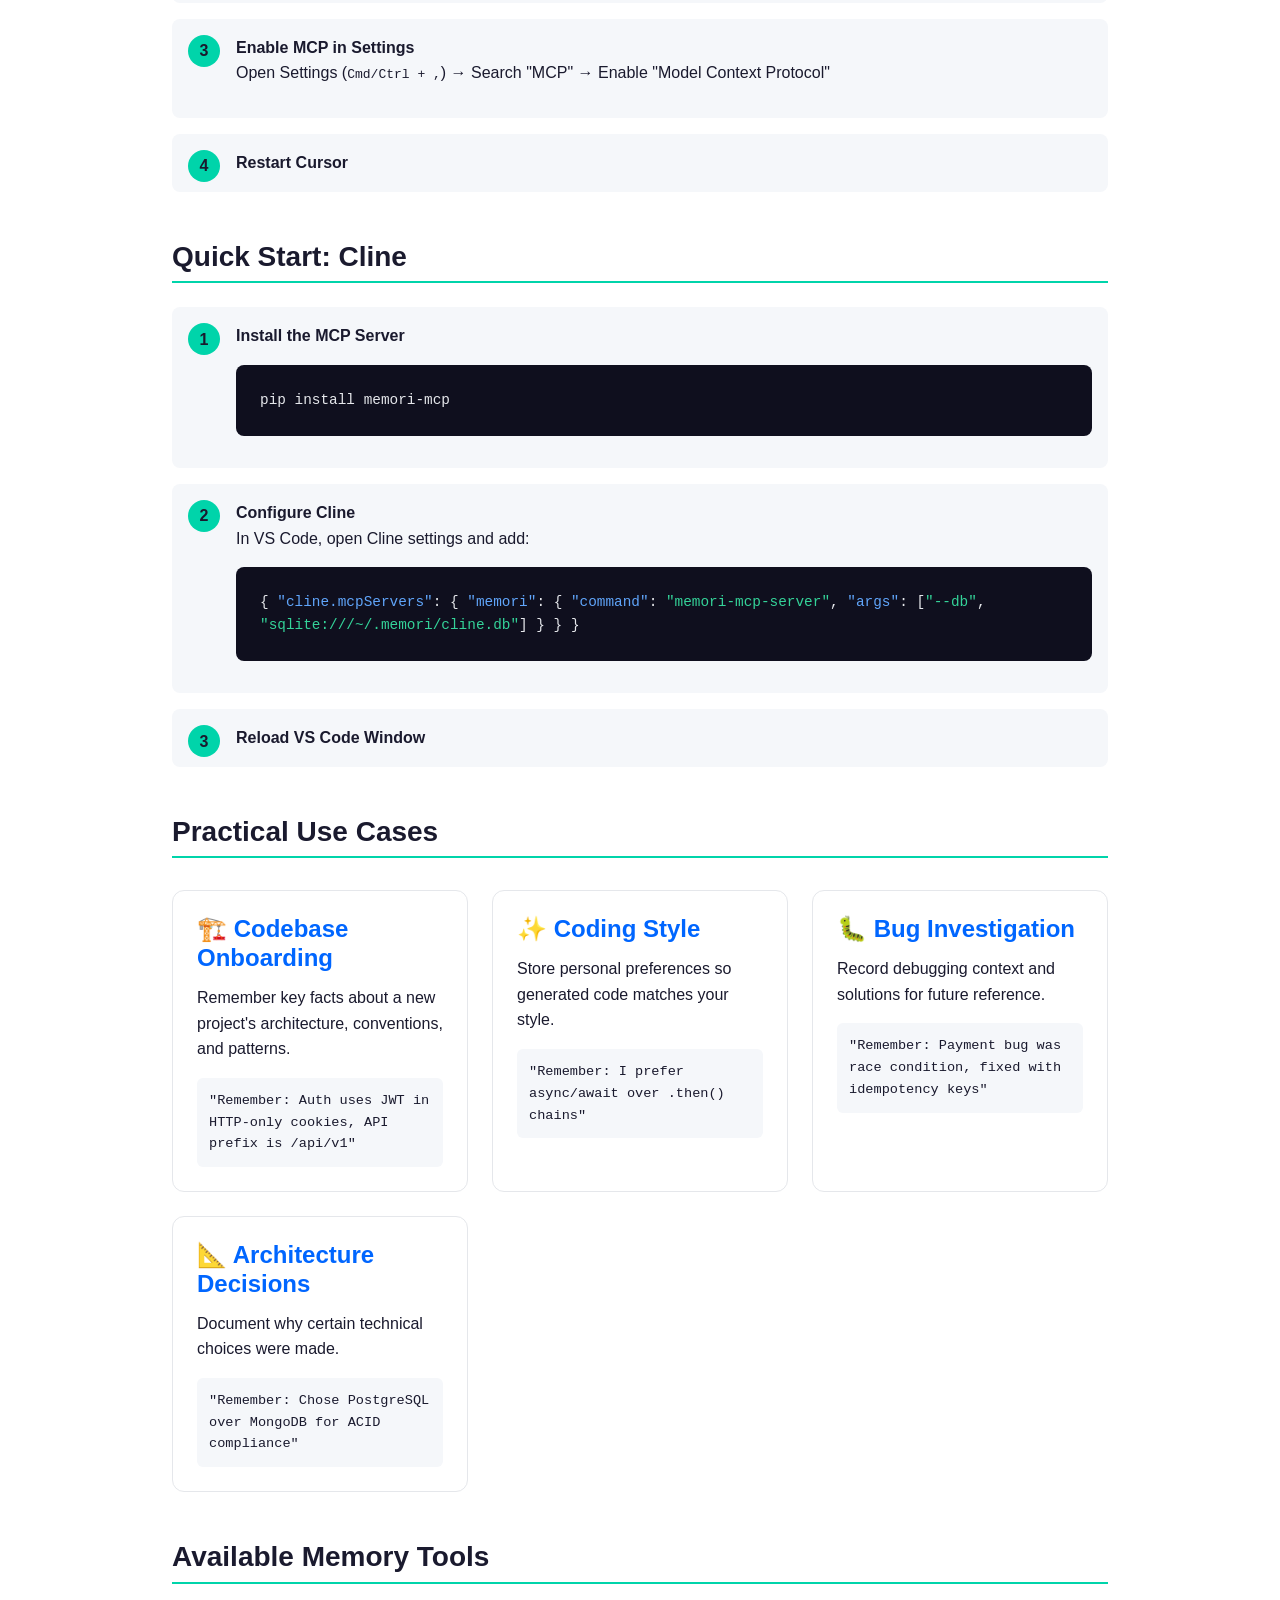
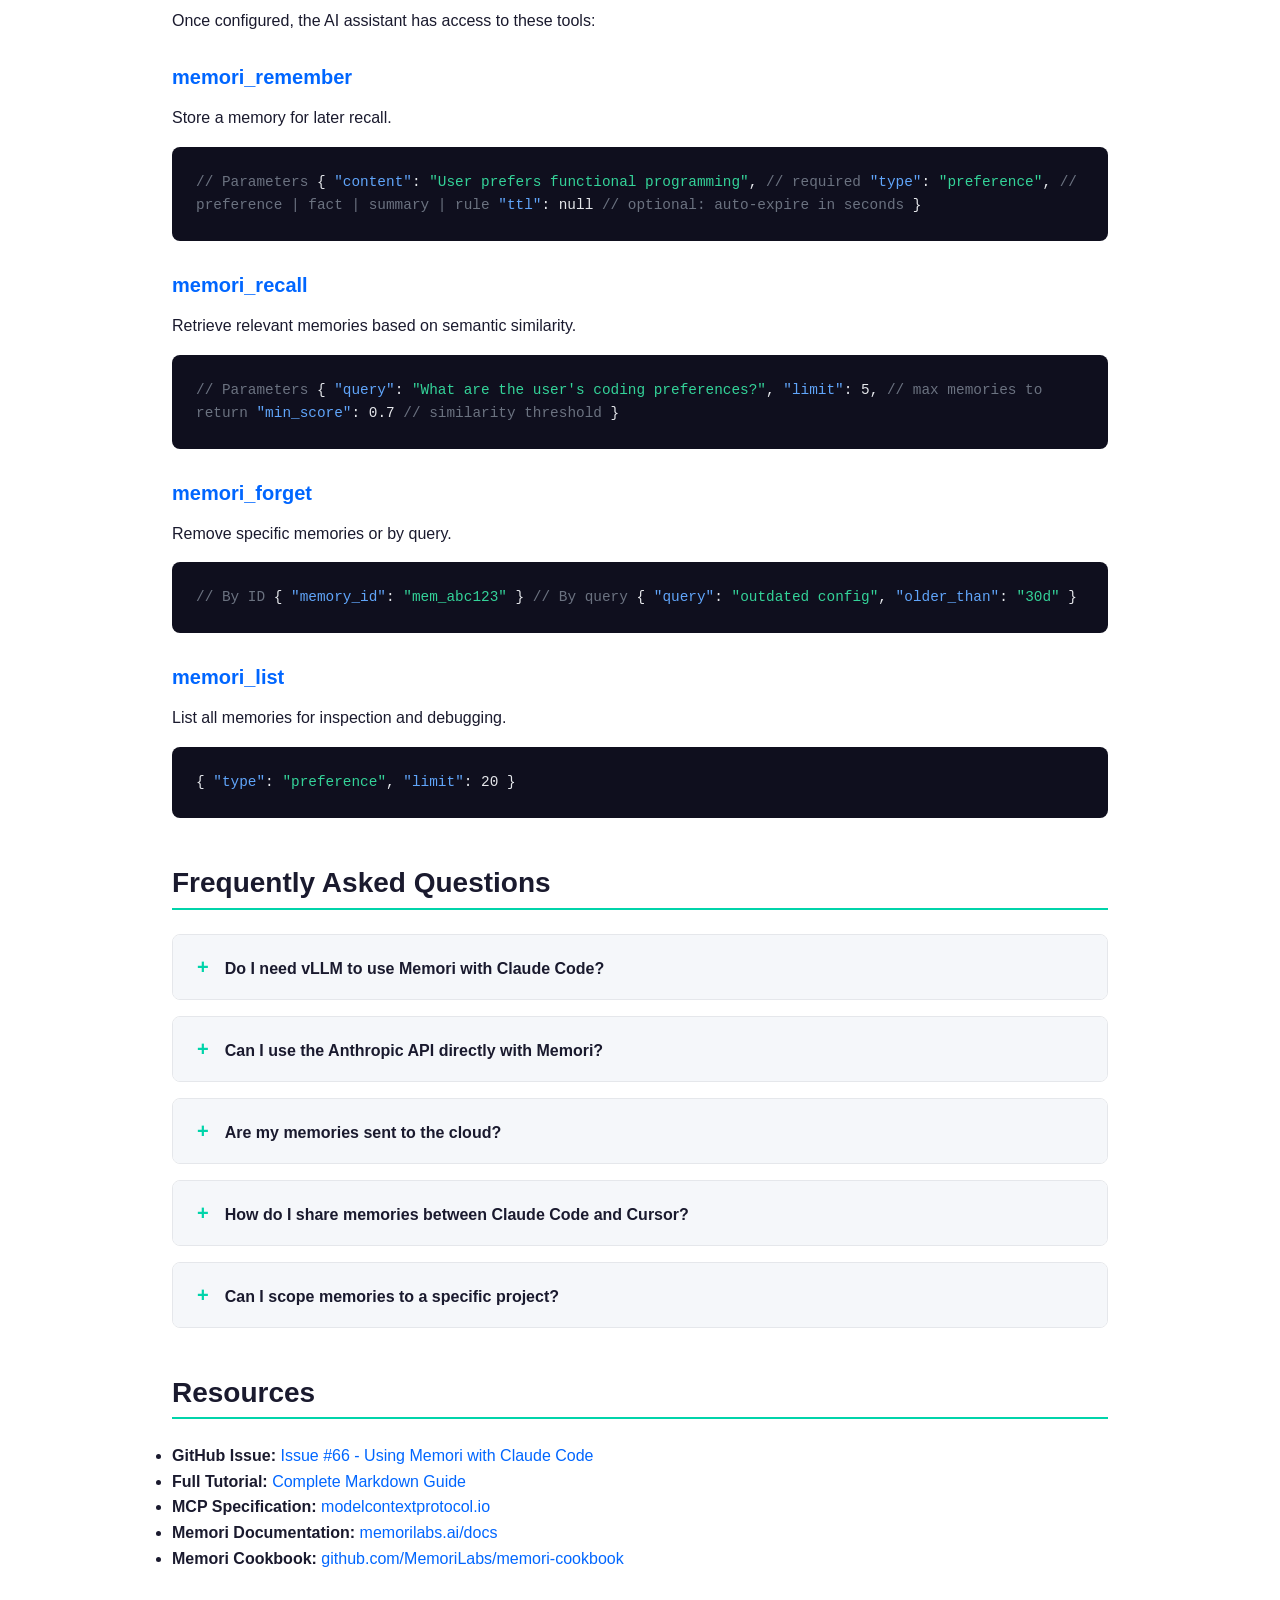
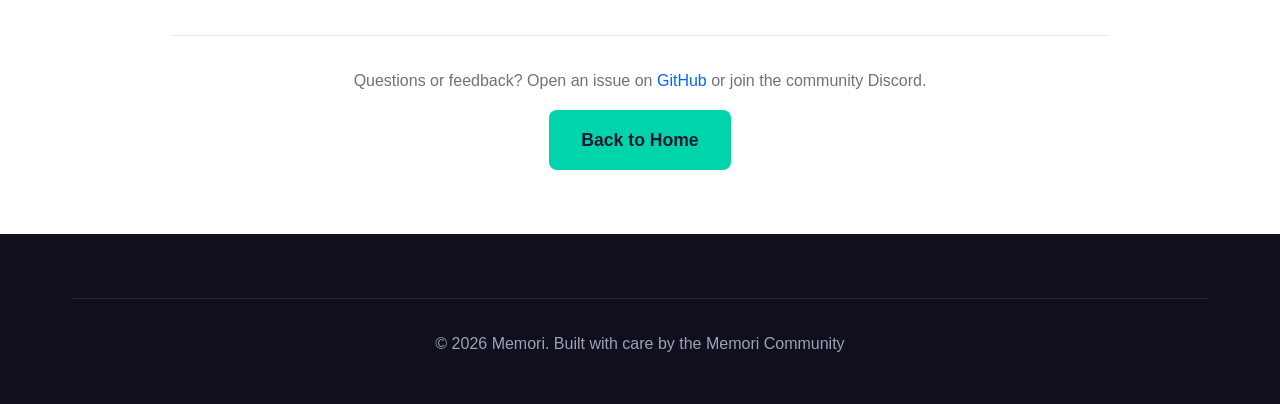
<file: ai-assistants.html>
<!DOCTYPE html>
<html lang="en">
<head>
    <meta charset="UTF-8">
    <meta name="viewport" content="width=device-width, initial-scale=1.0">
    <title>AI Coding Assistants Integration | Memori DevRel</title>
    <link rel="stylesheet" href="assets/css/style.css">
    <style>
        .guide-page {
            max-width: 1000px;
            margin: 0 auto;
            padding: 4rem 2rem;
        }
        .guide-header {
            margin-bottom: 3rem;
            text-align: center;
        }
        .guide-header h1 {
            font-size: 2.5rem;
            margin-bottom: 1rem;
            background: linear-gradient(to right, var(--primary-color), var(--secondary-color));
            -webkit-background-clip: text;
            -webkit-text-fill-color: transparent;
            background-clip: text;
        }
        .guide-header .lead {
            font-size: 1.2rem;
            color: var(--text-gray);
            max-width: 700px;
            margin: 0 auto;
        }
        .issue-callout {
            background: linear-gradient(135deg, rgba(0, 212, 170, 0.1), rgba(0, 102, 255, 0.1));
            border: 1px solid var(--primary-color);
            border-radius: 12px;
            padding: 1.5rem;
            margin: 2rem 0;
            display: flex;
            gap: 1rem;
            align-items: flex-start;
        }
        .issue-callout .icon {
            font-size: 2rem;
            flex-shrink: 0;
        }
        .issue-callout a {
            color: var(--primary-color);
            font-weight: 600;
        }
        .tool-cards {
            display: grid;
            grid-template-columns: repeat(auto-fit, minmax(300px, 1fr));
            gap: 1.5rem;
            margin: 2rem 0;
        }
        .tool-card {
            background: white;
            border: 1px solid var(--border-color);
            border-radius: 12px;
            padding: 2rem;
            transition: all 0.3s ease;
        }
        .tool-card:hover {
            transform: translateY(-4px);
            box-shadow: 0 12px 24px rgba(0, 0, 0, 0.1);
        }
        .tool-card .logo {
            font-size: 3rem;
            margin-bottom: 1rem;
        }
        .tool-card h3 {
            color: var(--text-dark);
            margin-bottom: 0.5rem;
        }
        .tool-card p {
            color: var(--text-gray);
            font-size: 0.95rem;
            margin-bottom: 1rem;
        }
        .tool-card .status {
            display: inline-block;
            padding: 0.25rem 0.75rem;
            border-radius: 20px;
            font-size: 0.85rem;
            font-weight: 600;
        }
        .tool-card .status.supported {
            background-color: rgba(16, 185, 129, 0.1);
            color: var(--success-color);
        }
        .section-block {
            margin: 3rem 0;
        }
        .section-block h2 {
            font-size: 1.75rem;
            color: var(--text-dark);
            margin-bottom: 1.5rem;
            padding-bottom: 0.5rem;
            border-bottom: 2px solid var(--primary-color);
        }
        .section-block h3 {
            font-size: 1.25rem;
            margin-top: 2rem;
            margin-bottom: 1rem;
            color: var(--secondary-color);
        }
        .code-block {
            background-color: var(--darker-bg);
            color: #e5e7eb;
            padding: 1.5rem;
            border-radius: 8px;
            overflow-x: auto;
            font-family: 'Monaco', 'Menlo', monospace;
            font-size: 0.9rem;
            line-height: 1.6;
            margin: 1rem 0;
        }
        .code-block .comment { color: #6b7280; }
        .code-block .string { color: #34d399; }
        .code-block .key { color: #60a5fa; }
        .step-list {
            counter-reset: step;
            list-style: none;
            padding: 0;
        }
        .step-list li {
            counter-increment: step;
            padding: 1rem 1rem 1rem 4rem;
            position: relative;
            margin-bottom: 1rem;
            background: var(--light-bg);
            border-radius: 8px;
        }
        .step-list li::before {
            content: counter(step);
            position: absolute;
            left: 1rem;
            top: 1rem;
            width: 2rem;
            height: 2rem;
            background: var(--primary-color);
            color: var(--text-dark);
            border-radius: 50%;
            display: flex;
            align-items: center;
            justify-content: center;
            font-weight: 700;
        }
        .architecture-diagram {
            background: var(--light-bg);
            border-radius: 12px;
            padding: 2rem;
            margin: 2rem 0;
            text-align: center;
            font-family: 'Monaco', 'Menlo', monospace;
            font-size: 0.9rem;
            line-height: 1.8;
            overflow-x: auto;
        }
        .architecture-diagram pre {
            display: inline-block;
            text-align: left;
        }
        .faq-item {
            border: 1px solid var(--border-color);
            border-radius: 8px;
            margin-bottom: 1rem;
            overflow: hidden;
        }
        .faq-item summary {
            padding: 1rem 1.5rem;
            cursor: pointer;
            font-weight: 600;
            background: var(--light-bg);
            list-style: none;
        }
        .faq-item summary::-webkit-details-marker {
            display: none;
        }
        .faq-item summary::before {
            content: "+";
            margin-right: 1rem;
            color: var(--primary-color);
            font-size: 1.25rem;
        }
        .faq-item[open] summary::before {
            content: "-";
        }
        .faq-item .answer {
            padding: 1rem 1.5rem;
        }
        .use-case-grid {
            display: grid;
            grid-template-columns: repeat(auto-fit, minmax(280px, 1fr));
            gap: 1.5rem;
            margin: 2rem 0;
        }
        .use-case-card {
            background: white;
            border: 1px solid var(--border-color);
            border-radius: 12px;
            padding: 1.5rem;
        }
        .use-case-card h4 {
            color: var(--secondary-color);
            margin-bottom: 0.75rem;
        }
        .use-case-card .example {
            background: var(--light-bg);
            padding: 0.75rem;
            border-radius: 6px;
            font-family: 'Monaco', 'Menlo', monospace;
            font-size: 0.85rem;
            margin-top: 1rem;
        }
        .back-link {
            display: inline-flex;
            align-items: center;
            gap: 0.5rem;
            margin-bottom: 2rem;
            color: var(--text-gray);
        }
        .back-link:hover {
            color: var(--primary-color);
        }
        @media (max-width: 768px) {
            .tool-cards, .use-case-grid {
                grid-template-columns: 1fr;
            }
        }
    </style>
</head>
<body>
    <header>
        <nav>
            <div class="logo">
                <h1>Memori DevRel</h1>
            </div>
            <ul class="nav-links">
                <li><a href="index.html">Home</a></li>
                <li><a href="portal.html">Portal</a></li>
                <li><a href="ecosystem.html">Ecosystem</a></li>
                <li><a href="presentation.html" class="cta-btn">View Presentation</a></li>
            </ul>
        </nav>
    </header>

    <main class="guide-page">
        <a href="index.html" class="back-link">&larr; Back to Home</a>

        <div class="guide-header">
            <h1>Using Memori with AI Coding Assistants</h1>
            <p class="lead">
                Give Claude Code, Cursor, and Cline persistent memory across sessions.
                Remember coding preferences, project context, and architectural decisions.
            </p>
        </div>

        <div class="issue-callout">
            <span class="icon">💡</span>
            <div>
                <strong>Community Request:</strong> This guide was created in response to
                <a href="https://github.com/MemoriLabs/Memori/issues/66">Issue #66</a> asking
                how to use Memori with Claude Code. No, you don't need vLLM - just an MCP server!
            </div>
        </div>

        <div class="section-block">
            <h2>Supported Tools</h2>
            <div class="tool-cards">
                <div class="tool-card">
                    <div class="logo">🤖</div>
                    <h3>Claude Code</h3>
                    <p>Anthropic's official CLI for Claude. Full MCP support for memory tools.</p>
                    <span class="status supported">Fully Supported</span>
                </div>
                <div class="tool-card">
                    <div class="logo">📝</div>
                    <h3>Cursor</h3>
                    <p>AI-first code editor. Configure MCP servers in settings for memory integration.</p>
                    <span class="status supported">Fully Supported</span>
                </div>
                <div class="tool-card">
                    <div class="logo">⚡</div>
                    <h3>Cline</h3>
                    <p>VS Code extension for AI coding. Supports MCP for external tools like Memori.</p>
                    <span class="status supported">Fully Supported</span>
                </div>
            </div>
        </div>

        <div class="section-block">
            <h2>How It Works</h2>
            <p>
                AI coding assistants own the LLM call internally, so you can't wrap their client directly with Memori's SDK.
                Instead, Memori runs as an <strong>MCP (Model Context Protocol) server</strong> that exposes memory tools
                the assistant can call.
            </p>
            <div class="architecture-diagram">
<pre>
┌─────────────────────┐         MCP Protocol          ┌─────────────────────┐
│                     │                               │                     │
│   Claude Code       │  ◄─── remember / recall ───►  │   Memori MCP        │
│   Cursor            │                               │   Server            │
│   Cline             │                               │                     │
│                     │                               └──────────┬──────────┘
└─────────────────────┘                                          │
                                                                 ▼
                                                      ┌─────────────────────┐
                                                      │   Local Database    │
                                                      │   (SQLite/Postgres) │
                                                      └─────────────────────┘
</pre>
            </div>
        </div>

        <div class="section-block">
            <h2>Quick Start: Claude Code</h2>
            <ol class="step-list">
                <li>
                    <strong>Install the Memori MCP Server</strong>
                    <div class="code-block">
pip install memori-mcp
                    </div>
                    <p style="font-size: 0.9rem; color: var(--text-gray);">
                        See <a href="memori-mcp.html">Memori MCP Server</a> for details.
                    </p>
                </li>
                <li>
                    <strong>Configure Claude Code</strong>
                    <p>Add to your MCP configuration (<code>~/.claude/claude_desktop_config.json</code>):</p>
                    <div class="code-block">
{
  <span class="key">"mcpServers"</span>: {
    <span class="key">"memori"</span>: {
      <span class="key">"command"</span>: <span class="string">"memori-mcp-server"</span>,
      <span class="key">"args"</span>: [<span class="string">"--db"</span>, <span class="string">"sqlite:///~/.memori/claude-code.db"</span>],
      <span class="key">"env"</span>: {
        <span class="key">"MEMORI_ATTRIBUTION"</span>: <span class="string">"claude-code:${USER}"</span>
      }
    }
  }
}
                    </div>
                </li>
                <li>
                    <strong>Restart Claude Code</strong>
                    <p>Restart to load the MCP server configuration.</p>
                </li>
                <li>
                    <strong>Test It</strong>
                    <p>Try these prompts:</p>
                    <div class="code-block">
<span class="comment"># Store a memory</span>
Remember that I prefer TypeScript over JavaScript for new projects.

<span class="comment"># Recall later (even in a new session)</span>
What are my coding preferences?
                    </div>
                </li>
            </ol>
        </div>

        <div class="section-block">
            <h2>Quick Start: Cursor</h2>
            <ol class="step-list">
                <li>
                    <strong>Install the MCP Server</strong>
                    <div class="code-block">
pip install memori-mcp
                    </div>
                </li>
                <li>
                    <strong>Configure Cursor</strong>
                    <p>Edit <code>~/.cursor/mcp.json</code>:</p>
                    <div class="code-block">
{
  <span class="key">"mcpServers"</span>: {
    <span class="key">"memori"</span>: {
      <span class="key">"command"</span>: <span class="string">"memori-mcp-server"</span>,
      <span class="key">"args"</span>: [<span class="string">"--db"</span>, <span class="string">"sqlite:///~/.memori/cursor.db"</span>]
    }
  }
}
                    </div>
                </li>
                <li>
                    <strong>Enable MCP in Settings</strong>
                    <p>Open Settings (<code>Cmd/Ctrl + ,</code>) → Search "MCP" → Enable "Model Context Protocol"</p>
                </li>
                <li>
                    <strong>Restart Cursor</strong>
                </li>
            </ol>
        </div>

        <div class="section-block">
            <h2>Quick Start: Cline</h2>
            <ol class="step-list">
                <li>
                    <strong>Install the MCP Server</strong>
                    <div class="code-block">
pip install memori-mcp
                    </div>
                </li>
                <li>
                    <strong>Configure Cline</strong>
                    <p>In VS Code, open Cline settings and add:</p>
                    <div class="code-block">
{
  <span class="key">"cline.mcpServers"</span>: {
    <span class="key">"memori"</span>: {
      <span class="key">"command"</span>: <span class="string">"memori-mcp-server"</span>,
      <span class="key">"args"</span>: [<span class="string">"--db"</span>, <span class="string">"sqlite:///~/.memori/cline.db"</span>]
    }
  }
}
                    </div>
                </li>
                <li>
                    <strong>Reload VS Code Window</strong>
                </li>
            </ol>
        </div>

        <div class="section-block">
            <h2>Practical Use Cases</h2>
            <div class="use-case-grid">
                <div class="use-case-card">
                    <h4>🏗️ Codebase Onboarding</h4>
                    <p>Remember key facts about a new project's architecture, conventions, and patterns.</p>
                    <div class="example">
                        "Remember: Auth uses JWT in HTTP-only cookies, API prefix is /api/v1"
                    </div>
                </div>
                <div class="use-case-card">
                    <h4>✨ Coding Style</h4>
                    <p>Store personal preferences so generated code matches your style.</p>
                    <div class="example">
                        "Remember: I prefer async/await over .then() chains"
                    </div>
                </div>
                <div class="use-case-card">
                    <h4>🐛 Bug Investigation</h4>
                    <p>Record debugging context and solutions for future reference.</p>
                    <div class="example">
                        "Remember: Payment bug was race condition, fixed with idempotency keys"
                    </div>
                </div>
                <div class="use-case-card">
                    <h4>📐 Architecture Decisions</h4>
                    <p>Document why certain technical choices were made.</p>
                    <div class="example">
                        "Remember: Chose PostgreSQL over MongoDB for ACID compliance"
                    </div>
                </div>
            </div>
        </div>

        <div class="section-block">
            <h2>Available Memory Tools</h2>
            <p>Once configured, the AI assistant has access to these tools:</p>

            <h3>memori_remember</h3>
            <p>Store a memory for later recall.</p>
            <div class="code-block">
<span class="comment">// Parameters</span>
{
  <span class="key">"content"</span>: <span class="string">"User prefers functional programming"</span>,  <span class="comment">// required</span>
  <span class="key">"type"</span>: <span class="string">"preference"</span>,     <span class="comment">// preference | fact | summary | rule</span>
  <span class="key">"ttl"</span>: null                 <span class="comment">// optional: auto-expire in seconds</span>
}
            </div>

            <h3>memori_recall</h3>
            <p>Retrieve relevant memories based on semantic similarity.</p>
            <div class="code-block">
<span class="comment">// Parameters</span>
{
  <span class="key">"query"</span>: <span class="string">"What are the user's coding preferences?"</span>,
  <span class="key">"limit"</span>: 5,            <span class="comment">// max memories to return</span>
  <span class="key">"min_score"</span>: 0.7       <span class="comment">// similarity threshold</span>
}
            </div>

            <h3>memori_forget</h3>
            <p>Remove specific memories or by query.</p>
            <div class="code-block">
<span class="comment">// By ID</span>
{ <span class="key">"memory_id"</span>: <span class="string">"mem_abc123"</span> }

<span class="comment">// By query</span>
{ <span class="key">"query"</span>: <span class="string">"outdated config"</span>, <span class="key">"older_than"</span>: <span class="string">"30d"</span> }
            </div>

            <h3>memori_list</h3>
            <p>List all memories for inspection and debugging.</p>
            <div class="code-block">
{ <span class="key">"type"</span>: <span class="string">"preference"</span>, <span class="key">"limit"</span>: 20 }
            </div>
        </div>

        <div class="section-block">
            <h2>Frequently Asked Questions</h2>

            <details class="faq-item">
                <summary>Do I need vLLM to use Memori with Claude Code?</summary>
                <div class="answer">
                    <p><strong>No.</strong> vLLM is for self-hosting open-source LLMs. When using Claude Code, Cursor, or Cline, the LLM is already provided by the tool. You only need Memori's MCP server for memory storage.</p>
                </div>
            </details>

            <details class="faq-item">
                <summary>Can I use the Anthropic API directly with Memori?</summary>
                <div class="answer">
                    <p><strong>Yes!</strong> If you're writing your own code that calls the Anthropic API, you can integrate Memori directly by registering the client:</p>
                    <div class="code-block">
from memori import Memori
from anthropic import Anthropic

mem = Memori(database_connect="sqlite:///memory.db")
client = Anthropic()
mem.llm.register(client)
mem.enable()
                    </div>
                </div>
            </details>

            <details class="faq-item">
                <summary>Are my memories sent to the cloud?</summary>
                <div class="answer">
                    <p><strong>No, by default.</strong> The MCP server runs locally with a local SQLite database. Your memories stay on your machine. For team features, you can optionally connect to Memori's cloud service.</p>
                </div>
            </details>

            <details class="faq-item">
                <summary>How do I share memories between Claude Code and Cursor?</summary>
                <div class="answer">
                    <p>Point both tools to the same database file:</p>
                    <div class="code-block">
"args": ["--db", "sqlite:///~/.memori/shared.db"]
                    </div>
                </div>
            </details>

            <details class="faq-item">
                <summary>Can I scope memories to a specific project?</summary>
                <div class="answer">
                    <p>Yes! Use a project-local database path:</p>
                    <div class="code-block">
"args": ["--db", "sqlite:///.memori/project.db"]
                    </div>
                    <p>This keeps memories isolated per project.</p>
                </div>
            </details>
        </div>

        <div class="section-block">
            <h2>Resources</h2>
            <ul>
                <li><strong>GitHub Issue:</strong> <a href="https://github.com/MemoriLabs/Memori/issues/66">Issue #66 - Using Memori with Claude Code</a></li>
                <li><strong>Full Tutorial:</strong> <a href="viewer.html?doc=ai-coding-assistants">Complete Markdown Guide</a></li>
                <li><strong>MCP Specification:</strong> <a href="https://modelcontextprotocol.io">modelcontextprotocol.io</a></li>
                <li><strong>Memori Documentation:</strong> <a href="https://memorilabs.ai/docs">memorilabs.ai/docs</a></li>
                <li><strong>Memori Cookbook:</strong> <a href="https://github.com/MemoriLabs/memori-cookbook">github.com/MemoriLabs/memori-cookbook</a></li>
            </ul>
        </div>

        <div style="margin-top: 4rem; padding-top: 2rem; border-top: 1px solid var(--border-color); text-align: center;">
            <p style="color: var(--text-gray); margin-bottom: 1rem;">
                Questions or feedback? Open an issue on <a href="https://github.com/MemoriLabs/Memori/issues">GitHub</a> or join the community Discord.
            </p>
            <a href="index.html" class="btn btn-primary">Back to Home</a>
        </div>
    </main>

    <footer>
        <div class="container">
            <div class="footer-bottom">
                <p>&copy; 2026 Memori. Built with care by the Memori Community</p>
            </div>
        </div>
    </footer>
</body>
</html>
</file>
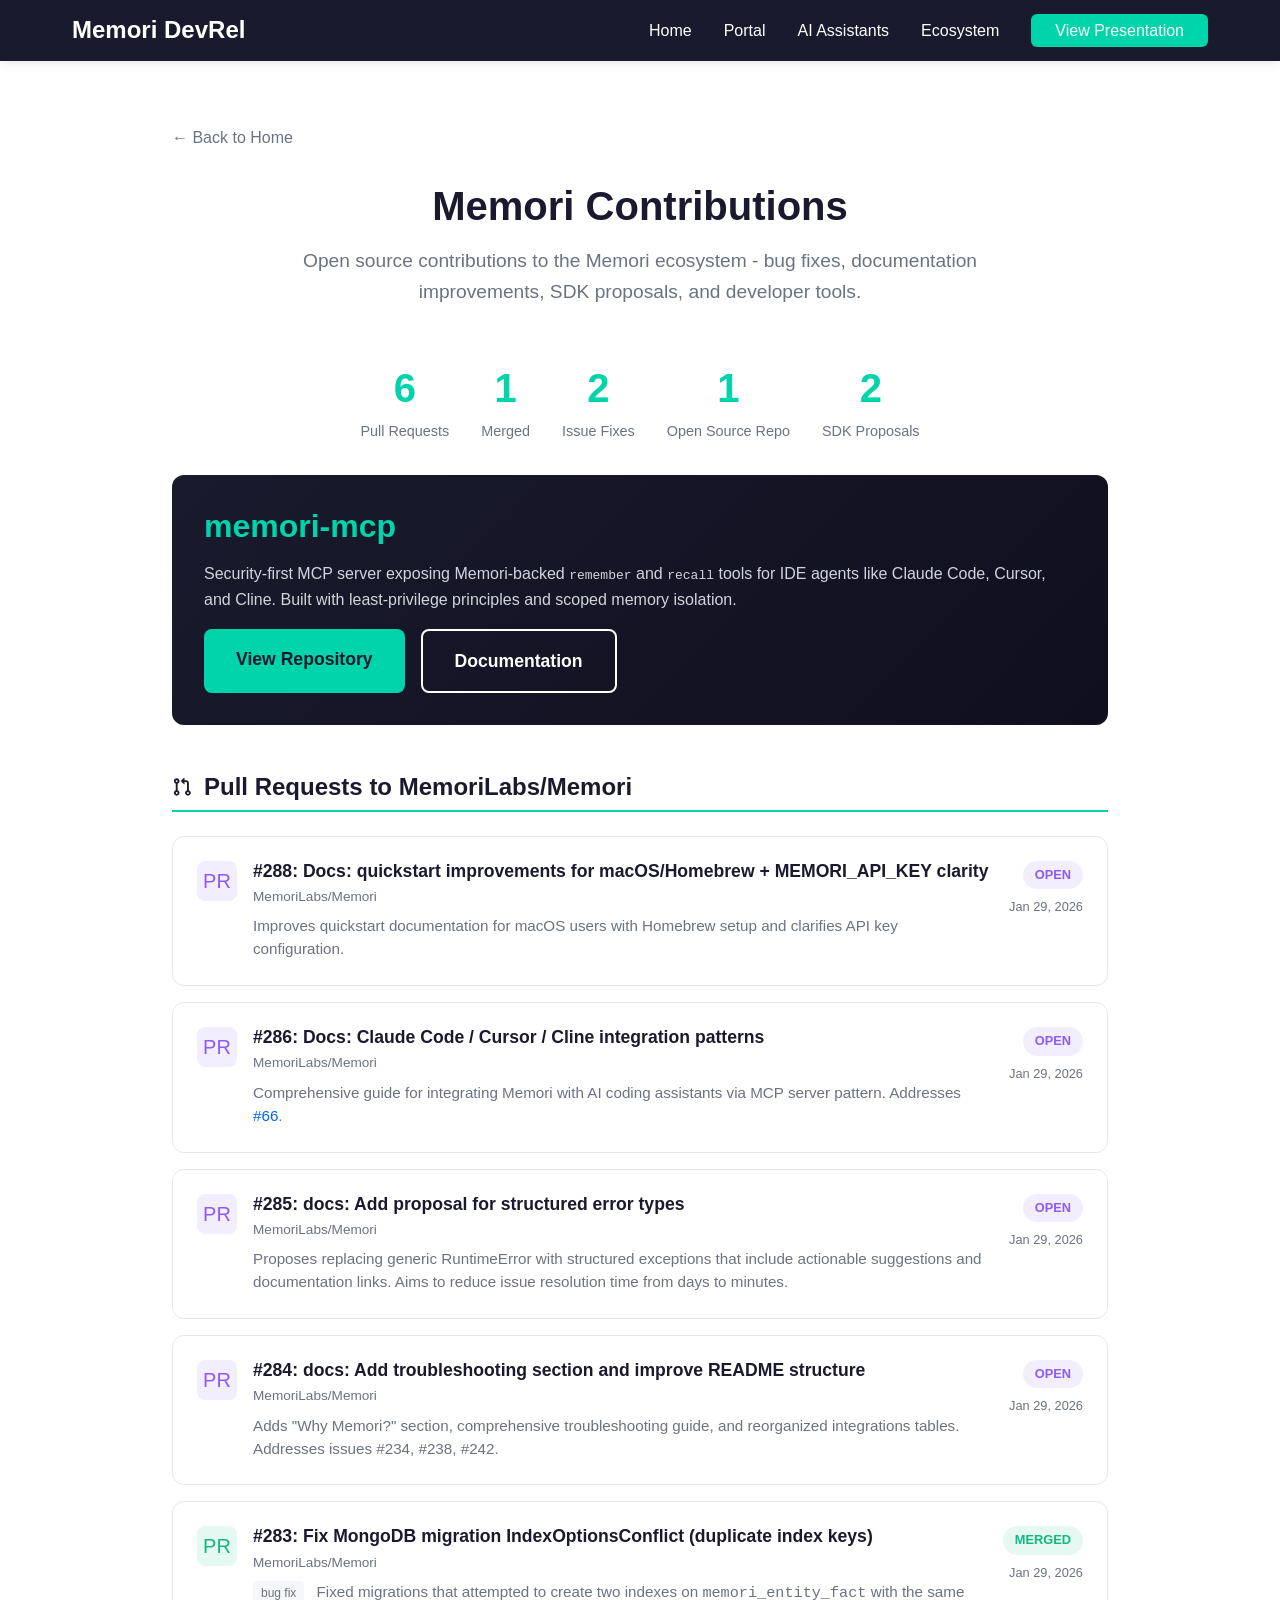
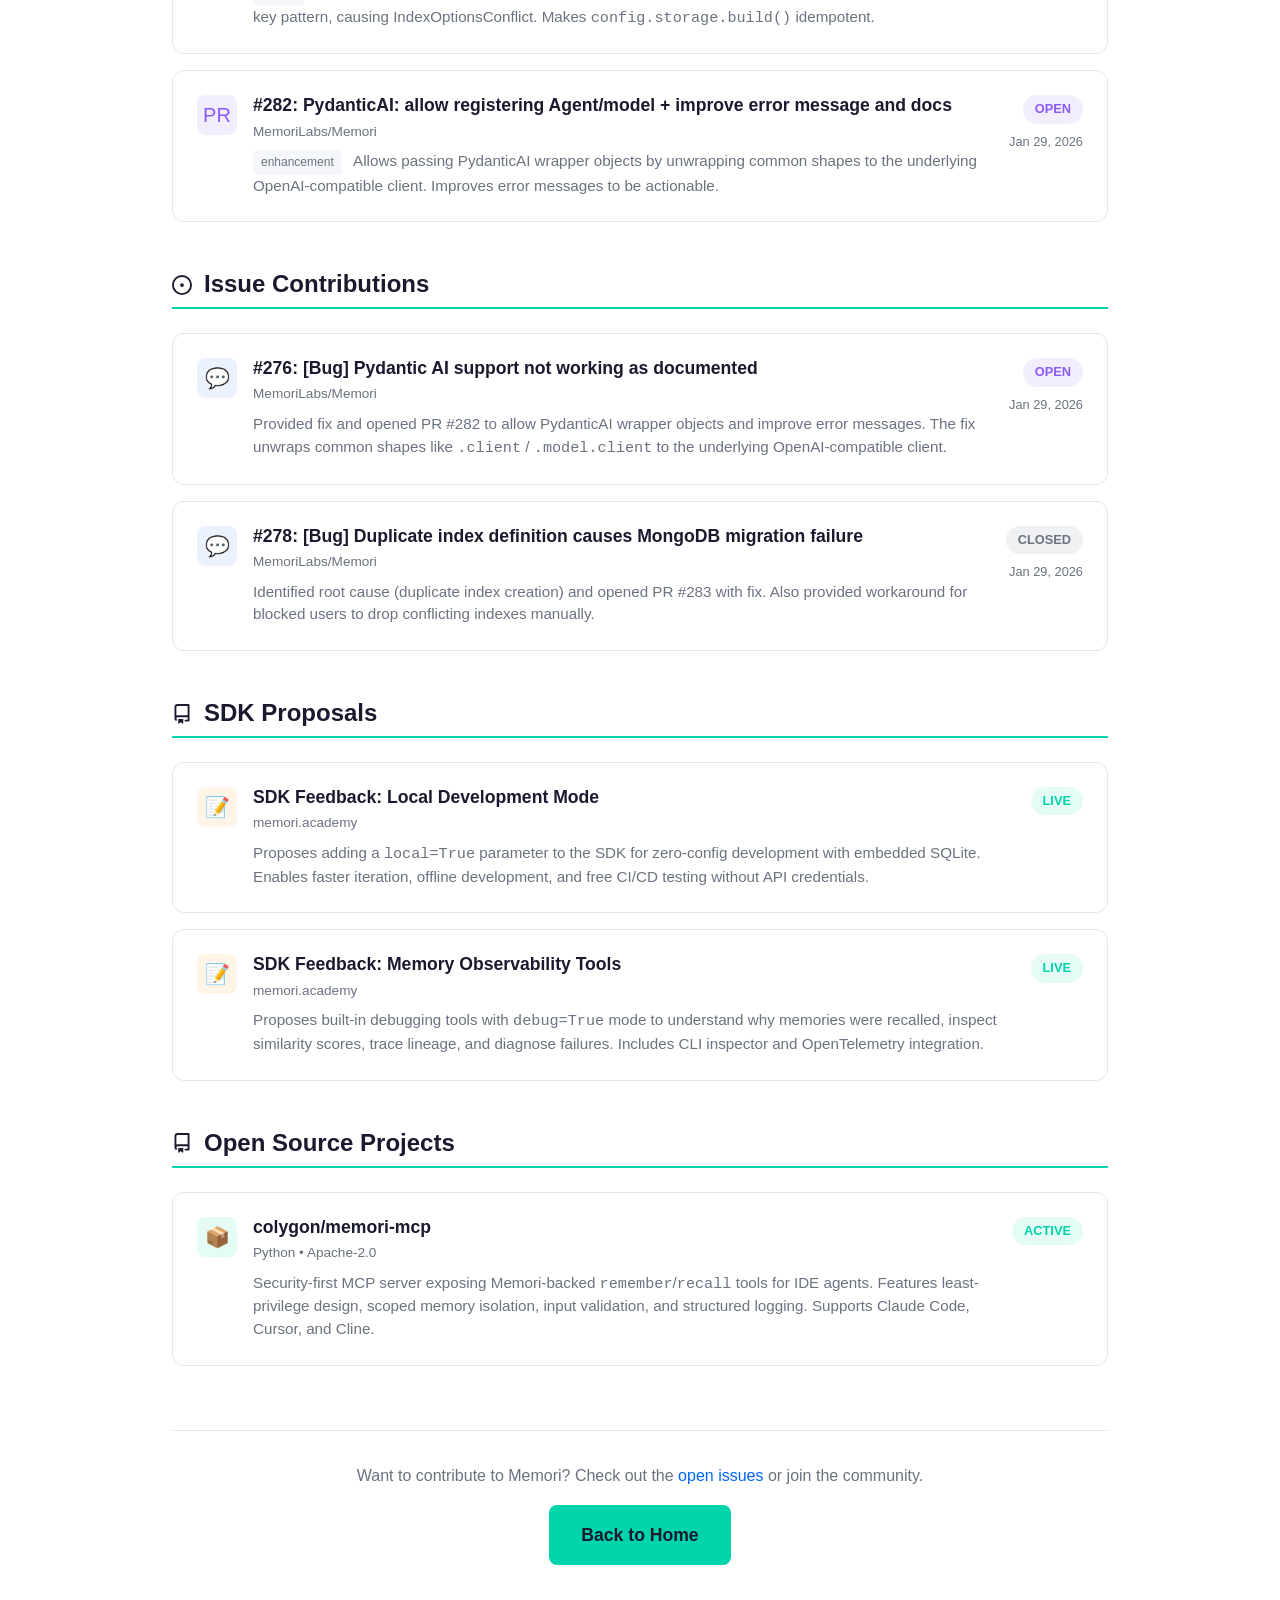
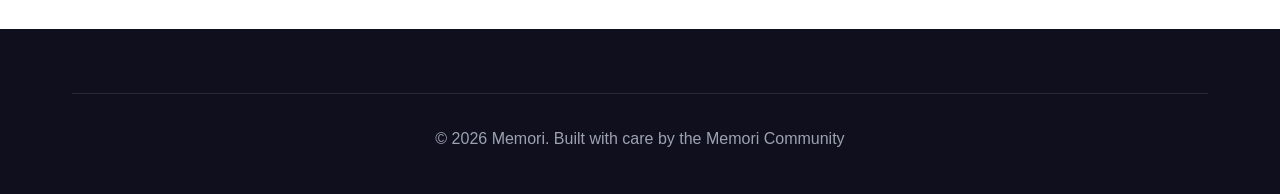
<file: contributions.html>
<!DOCTYPE html>
<html lang="en">
<head>
    <meta charset="UTF-8">
    <meta name="viewport" content="width=device-width, initial-scale=1.0">
    <title>Contributions | Memori DevRel</title>
    <link rel="stylesheet" href="assets/css/style.css">
    <style>
        .contributions-page {
            max-width: 1000px;
            margin: 0 auto;
            padding: 4rem 2rem;
        }
        .contributions-header {
            text-align: center;
            margin-bottom: 3rem;
        }
        .contributions-header h1 {
            font-size: 2.5rem;
            margin-bottom: 1rem;
        }
        .contributions-header .lead {
            font-size: 1.2rem;
            color: var(--text-gray);
            max-width: 700px;
            margin: 0 auto;
        }
        .stats-row {
            display: flex;
            justify-content: center;
            gap: 2rem;
            margin: 2rem 0;
            flex-wrap: wrap;
        }
        .stat-item {
            text-align: center;
        }
        .stat-item .number {
            font-size: 2.5rem;
            font-weight: 700;
            color: var(--primary-color);
        }
        .stat-item .label {
            color: var(--text-gray);
            font-size: 0.9rem;
        }
        .section-block {
            margin: 3rem 0;
        }
        .section-block h2 {
            font-size: 1.5rem;
            color: var(--text-dark);
            margin-bottom: 1.5rem;
            padding-bottom: 0.5rem;
            border-bottom: 2px solid var(--primary-color);
            display: flex;
            align-items: center;
            gap: 0.75rem;
        }
        .contribution-list {
            display: flex;
            flex-direction: column;
            gap: 1rem;
        }
        .contribution-card {
            background: white;
            border: 1px solid var(--border-color);
            border-radius: 12px;
            padding: 1.5rem;
            transition: all 0.2s ease;
            display: grid;
            grid-template-columns: auto 1fr auto;
            gap: 1rem;
            align-items: start;
        }
        .contribution-card:hover {
            border-color: var(--primary-color);
            box-shadow: 0 4px 12px rgba(0, 0, 0, 0.08);
        }
        .contribution-icon {
            width: 40px;
            height: 40px;
            border-radius: 8px;
            display: flex;
            align-items: center;
            justify-content: center;
            font-size: 1.25rem;
            flex-shrink: 0;
        }
        .contribution-icon.pr {
            background: rgba(139, 92, 246, 0.1);
            color: #8b5cf6;
        }
        .contribution-icon.pr.merged {
            background: rgba(16, 185, 129, 0.1);
            color: var(--success-color);
        }
        .contribution-icon.issue {
            background: rgba(59, 130, 246, 0.1);
            color: #3b82f6;
        }
        .contribution-icon.repo {
            background: rgba(0, 212, 170, 0.1);
            color: var(--primary-color);
        }
        .contribution-icon.proposal {
            background: rgba(245, 158, 11, 0.1);
            color: var(--warning-color);
        }
        .contribution-content {
            min-width: 0;
        }
        .contribution-content h3 {
            font-size: 1.1rem;
            margin-bottom: 0.25rem;
            color: var(--text-dark);
        }
        .contribution-content h3 a {
            color: inherit;
            text-decoration: none;
        }
        .contribution-content h3 a:hover {
            color: var(--secondary-color);
        }
        .contribution-content .repo {
            font-size: 0.85rem;
            color: var(--text-gray);
            margin-bottom: 0.5rem;
        }
        .contribution-content .description {
            font-size: 0.95rem;
            color: var(--text-gray);
            line-height: 1.5;
        }
        .contribution-meta {
            text-align: right;
            flex-shrink: 0;
        }
        .contribution-meta .status {
            display: inline-block;
            padding: 0.25rem 0.75rem;
            border-radius: 20px;
            font-size: 0.8rem;
            font-weight: 600;
            text-transform: uppercase;
        }
        .status.open {
            background: rgba(139, 92, 246, 0.1);
            color: #8b5cf6;
        }
        .status.merged {
            background: rgba(16, 185, 129, 0.1);
            color: var(--success-color);
        }
        .status.closed {
            background: rgba(107, 114, 128, 0.1);
            color: #6b7280;
        }
        .status.live {
            background: rgba(0, 212, 170, 0.1);
            color: var(--primary-color);
        }
        .contribution-meta .date {
            font-size: 0.8rem;
            color: var(--text-gray);
            margin-top: 0.5rem;
        }
        .highlight-card {
            background: linear-gradient(135deg, var(--dark-bg), var(--darker-bg));
            border-radius: 12px;
            padding: 2rem;
            color: var(--text-light);
            margin: 2rem 0;
        }
        .highlight-card h3 {
            color: var(--primary-color);
            margin-bottom: 1rem;
        }
        .highlight-card p {
            color: #d1d5db;
            margin-bottom: 1rem;
        }
        .highlight-card .links {
            display: flex;
            gap: 1rem;
            flex-wrap: wrap;
        }
        .back-link {
            display: inline-flex;
            align-items: center;
            gap: 0.5rem;
            margin-bottom: 2rem;
            color: var(--text-gray);
        }
        .back-link:hover {
            color: var(--primary-color);
        }
        .tag {
            display: inline-block;
            padding: 0.2rem 0.5rem;
            background: var(--light-bg);
            border-radius: 4px;
            font-size: 0.75rem;
            color: var(--text-gray);
            margin-right: 0.5rem;
        }
        @media (max-width: 768px) {
            .contribution-card {
                grid-template-columns: 1fr;
            }
            .contribution-meta {
                text-align: left;
            }
            .stats-row {
                gap: 1rem;
            }
            .stat-item .number {
                font-size: 2rem;
            }
        }
    </style>
</head>
<body>
    <header>
        <nav>
            <div class="logo">
                <h1>Memori DevRel</h1>
            </div>
            <ul class="nav-links">
                <li><a href="index.html">Home</a></li>
                <li><a href="portal.html">Portal</a></li>
                <li><a href="ai-assistants.html">AI Assistants</a></li>
                <li><a href="ecosystem.html">Ecosystem</a></li>
                <li><a href="presentation.html" class="cta-btn">View Presentation</a></li>
            </ul>
        </nav>
    </header>

    <main class="contributions-page">
        <a href="index.html" class="back-link">&larr; Back to Home</a>

        <div class="contributions-header">
            <h1>Memori Contributions</h1>
            <p class="lead">
                Open source contributions to the Memori ecosystem - bug fixes, documentation improvements, SDK proposals, and developer tools.
            </p>
        </div>

        <div class="stats-row">
            <div class="stat-item">
                <div class="number">6</div>
                <div class="label">Pull Requests</div>
            </div>
            <div class="stat-item">
                <div class="number">1</div>
                <div class="label">Merged</div>
            </div>
            <div class="stat-item">
                <div class="number">2</div>
                <div class="label">Issue Fixes</div>
            </div>
            <div class="stat-item">
                <div class="number">1</div>
                <div class="label">Open Source Repo</div>
            </div>
            <div class="stat-item">
                <div class="number">2</div>
                <div class="label">SDK Proposals</div>
            </div>
        </div>

        <div class="highlight-card">
            <h3>memori-mcp</h3>
            <p>
                Security-first MCP server exposing Memori-backed <code>remember</code> and <code>recall</code> tools for IDE agents like Claude Code, Cursor, and Cline. Built with least-privilege principles and scoped memory isolation.
            </p>
            <div class="links">
                <a href="https://github.com/colygon/memori-mcp" class="btn btn-primary" target="_blank">View Repository</a>
                <a href="memori-mcp.html" class="btn btn-secondary">Documentation</a>
            </div>
        </div>

        <div class="section-block">
            <h2>
                <svg width="20" height="20" viewBox="0 0 16 16" fill="currentColor"><path d="M1.5 3.25a2.25 2.25 0 1 1 3 2.122v5.256a2.251 2.251 0 1 1-1.5 0V5.372A2.25 2.25 0 0 1 1.5 3.25Zm5.677-.177L9.573.677A.25.25 0 0 1 10 .854V2.5h1A2.5 2.5 0 0 1 13.5 5v5.628a2.251 2.251 0 1 1-1.5 0V5a1 1 0 0 0-1-1h-1v1.646a.25.25 0 0 1-.427.177L7.177 3.427a.25.25 0 0 1 0-.354ZM3.75 2.5a.75.75 0 1 0 0 1.5.75.75 0 0 0 0-1.5Zm0 9.5a.75.75 0 1 0 0 1.5.75.75 0 0 0 0-1.5Zm8.25.75a.75.75 0 1 0 1.5 0 .75.75 0 0 0-1.5 0Z"></path></svg>
                Pull Requests to MemoriLabs/Memori
            </h2>
            <div class="contribution-list">
                <div class="contribution-card">
                    <div class="contribution-icon pr">PR</div>
                    <div class="contribution-content">
                        <h3><a href="https://github.com/MemoriLabs/Memori/pull/288" target="_blank">#288: Docs: quickstart improvements for macOS/Homebrew + MEMORI_API_KEY clarity</a></h3>
                        <div class="repo">MemoriLabs/Memori</div>
                        <div class="description">Improves quickstart documentation for macOS users with Homebrew setup and clarifies API key configuration.</div>
                    </div>
                    <div class="contribution-meta">
                        <span class="status open">Open</span>
                        <div class="date">Jan 29, 2026</div>
                    </div>
                </div>

                <div class="contribution-card">
                    <div class="contribution-icon pr">PR</div>
                    <div class="contribution-content">
                        <h3><a href="https://github.com/MemoriLabs/Memori/pull/286" target="_blank">#286: Docs: Claude Code / Cursor / Cline integration patterns</a></h3>
                        <div class="repo">MemoriLabs/Memori</div>
                        <div class="description">Comprehensive guide for integrating Memori with AI coding assistants via MCP server pattern. Addresses <a href="https://github.com/MemoriLabs/Memori/issues/66">#66</a>.</div>
                    </div>
                    <div class="contribution-meta">
                        <span class="status open">Open</span>
                        <div class="date">Jan 29, 2026</div>
                    </div>
                </div>

                <div class="contribution-card">
                    <div class="contribution-icon pr">PR</div>
                    <div class="contribution-content">
                        <h3><a href="https://github.com/MemoriLabs/Memori/pull/285" target="_blank">#285: docs: Add proposal for structured error types</a></h3>
                        <div class="repo">MemoriLabs/Memori</div>
                        <div class="description">Proposes replacing generic RuntimeError with structured exceptions that include actionable suggestions and documentation links. Aims to reduce issue resolution time from days to minutes.</div>
                    </div>
                    <div class="contribution-meta">
                        <span class="status open">Open</span>
                        <div class="date">Jan 29, 2026</div>
                    </div>
                </div>

                <div class="contribution-card">
                    <div class="contribution-icon pr">PR</div>
                    <div class="contribution-content">
                        <h3><a href="https://github.com/MemoriLabs/Memori/pull/284" target="_blank">#284: docs: Add troubleshooting section and improve README structure</a></h3>
                        <div class="repo">MemoriLabs/Memori</div>
                        <div class="description">Adds "Why Memori?" section, comprehensive troubleshooting guide, and reorganized integrations tables. Addresses issues #234, #238, #242.</div>
                    </div>
                    <div class="contribution-meta">
                        <span class="status open">Open</span>
                        <div class="date">Jan 29, 2026</div>
                    </div>
                </div>

                <div class="contribution-card">
                    <div class="contribution-icon pr merged">PR</div>
                    <div class="contribution-content">
                        <h3><a href="https://github.com/MemoriLabs/Memori/pull/283" target="_blank">#283: Fix MongoDB migration IndexOptionsConflict (duplicate index keys)</a></h3>
                        <div class="repo">MemoriLabs/Memori</div>
                        <div class="description">
                            <span class="tag">bug fix</span>
                            Fixed migrations that attempted to create two indexes on <code>memori_entity_fact</code> with the same key pattern, causing IndexOptionsConflict. Makes <code>config.storage.build()</code> idempotent.
                        </div>
                    </div>
                    <div class="contribution-meta">
                        <span class="status merged">Merged</span>
                        <div class="date">Jan 29, 2026</div>
                    </div>
                </div>

                <div class="contribution-card">
                    <div class="contribution-icon pr">PR</div>
                    <div class="contribution-content">
                        <h3><a href="https://github.com/MemoriLabs/Memori/pull/282" target="_blank">#282: PydanticAI: allow registering Agent/model + improve error message and docs</a></h3>
                        <div class="repo">MemoriLabs/Memori</div>
                        <div class="description">
                            <span class="tag">enhancement</span>
                            Allows passing PydanticAI wrapper objects by unwrapping common shapes to the underlying OpenAI-compatible client. Improves error messages to be actionable.
                        </div>
                    </div>
                    <div class="contribution-meta">
                        <span class="status open">Open</span>
                        <div class="date">Jan 29, 2026</div>
                    </div>
                </div>
            </div>
        </div>

        <div class="section-block">
            <h2>
                <svg width="20" height="20" viewBox="0 0 16 16" fill="currentColor"><path d="M8 9.5a1.5 1.5 0 1 0 0-3 1.5 1.5 0 0 0 0 3Z"></path><path d="M8 0a8 8 0 1 1 0 16A8 8 0 0 1 8 0ZM1.5 8a6.5 6.5 0 1 0 13 0 6.5 6.5 0 0 0-13 0Z"></path></svg>
                Issue Contributions
            </h2>
            <div class="contribution-list">
                <div class="contribution-card">
                    <div class="contribution-icon issue">💬</div>
                    <div class="contribution-content">
                        <h3><a href="https://github.com/MemoriLabs/Memori/issues/276#issuecomment-3819295588" target="_blank">#276: [Bug] Pydantic AI support not working as documented</a></h3>
                        <div class="repo">MemoriLabs/Memori</div>
                        <div class="description">Provided fix and opened PR #282 to allow PydanticAI wrapper objects and improve error messages. The fix unwraps common shapes like <code>.client</code> / <code>.model.client</code> to the underlying OpenAI-compatible client.</div>
                    </div>
                    <div class="contribution-meta">
                        <span class="status open">Open</span>
                        <div class="date">Jan 29, 2026</div>
                    </div>
                </div>

                <div class="contribution-card">
                    <div class="contribution-icon issue">💬</div>
                    <div class="contribution-content">
                        <h3><a href="https://github.com/MemoriLabs/Memori/issues/278#issuecomment-3819295686" target="_blank">#278: [Bug] Duplicate index definition causes MongoDB migration failure</a></h3>
                        <div class="repo">MemoriLabs/Memori</div>
                        <div class="description">Identified root cause (duplicate index creation) and opened PR #283 with fix. Also provided workaround for blocked users to drop conflicting indexes manually.</div>
                    </div>
                    <div class="contribution-meta">
                        <span class="status closed">Closed</span>
                        <div class="date">Jan 29, 2026</div>
                    </div>
                </div>
            </div>
        </div>

        <div class="section-block">
            <h2>
                <svg width="20" height="20" viewBox="0 0 16 16" fill="currentColor"><path d="M2 2.5A2.5 2.5 0 0 1 4.5 0h8.75a.75.75 0 0 1 .75.75v12.5a.75.75 0 0 1-.75.75h-2.5a.75.75 0 0 1 0-1.5h1.75v-2h-8a1 1 0 0 0-.714 1.7.75.75 0 1 1-1.072 1.05A2.495 2.495 0 0 1 2 11.5Zm10.5-1h-8a1 1 0 0 0-1 1v6.708A2.486 2.486 0 0 1 4.5 9h8ZM5 12.25a.25.25 0 0 1 .25-.25h3.5a.25.25 0 0 1 .25.25v3.25a.25.25 0 0 1-.4.2l-1.45-1.087a.249.249 0 0 0-.3 0L5.4 15.7a.25.25 0 0 1-.4-.2Z"></path></svg>
                SDK Proposals
            </h2>
            <div class="contribution-list">
                <div class="contribution-card">
                    <div class="contribution-icon proposal">📝</div>
                    <div class="contribution-content">
                        <h3><a href="sdk-feedback.html">SDK Feedback: Local Development Mode</a></h3>
                        <div class="repo">memori.academy</div>
                        <div class="description">Proposes adding a <code>local=True</code> parameter to the SDK for zero-config development with embedded SQLite. Enables faster iteration, offline development, and free CI/CD testing without API credentials.</div>
                    </div>
                    <div class="contribution-meta">
                        <span class="status live">Live</span>
                    </div>
                </div>

                <div class="contribution-card">
                    <div class="contribution-icon proposal">📝</div>
                    <div class="contribution-content">
                        <h3><a href="sdk-feedback-observability.html">SDK Feedback: Memory Observability Tools</a></h3>
                        <div class="repo">memori.academy</div>
                        <div class="description">Proposes built-in debugging tools with <code>debug=True</code> mode to understand why memories were recalled, inspect similarity scores, trace lineage, and diagnose failures. Includes CLI inspector and OpenTelemetry integration.</div>
                    </div>
                    <div class="contribution-meta">
                        <span class="status live">Live</span>
                    </div>
                </div>
            </div>
        </div>

        <div class="section-block">
            <h2>
                <svg width="20" height="20" viewBox="0 0 16 16" fill="currentColor"><path d="M2 2.5A2.5 2.5 0 0 1 4.5 0h8.75a.75.75 0 0 1 .75.75v12.5a.75.75 0 0 1-.75.75h-2.5a.75.75 0 0 1 0-1.5h1.75v-2h-8a1 1 0 0 0-.714 1.7.75.75 0 1 1-1.072 1.05A2.495 2.495 0 0 1 2 11.5Zm10.5-1h-8a1 1 0 0 0-1 1v6.708A2.486 2.486 0 0 1 4.5 9h8ZM5 12.25a.25.25 0 0 1 .25-.25h3.5a.25.25 0 0 1 .25.25v3.25a.25.25 0 0 1-.4.2l-1.45-1.087a.249.249 0 0 0-.3 0L5.4 15.7a.25.25 0 0 1-.4-.2Z"></path></svg>
                Open Source Projects
            </h2>
            <div class="contribution-list">
                <div class="contribution-card">
                    <div class="contribution-icon repo">📦</div>
                    <div class="contribution-content">
                        <h3><a href="https://github.com/colygon/memori-mcp" target="_blank">colygon/memori-mcp</a></h3>
                        <div class="repo">Python &bull; Apache-2.0</div>
                        <div class="description">
                            Security-first MCP server exposing Memori-backed <code>remember</code>/<code>recall</code> tools for IDE agents. Features least-privilege design, scoped memory isolation, input validation, and structured logging. Supports Claude Code, Cursor, and Cline.
                        </div>
                    </div>
                    <div class="contribution-meta">
                        <span class="status live">Active</span>
                    </div>
                </div>
            </div>
        </div>

        <div style="margin-top: 4rem; padding-top: 2rem; border-top: 1px solid var(--border-color); text-align: center;">
            <p style="color: var(--text-gray); margin-bottom: 1rem;">
                Want to contribute to Memori? Check out the <a href="https://github.com/MemoriLabs/Memori/issues">open issues</a> or join the community.
            </p>
            <a href="index.html" class="btn btn-primary">Back to Home</a>
        </div>
    </main>

    <footer>
        <div class="container">
            <div class="footer-bottom">
                <p>&copy; 2026 Memori. Built with care by the Memori Community</p>
            </div>
        </div>
    </footer>
</body>
</html>
</file>
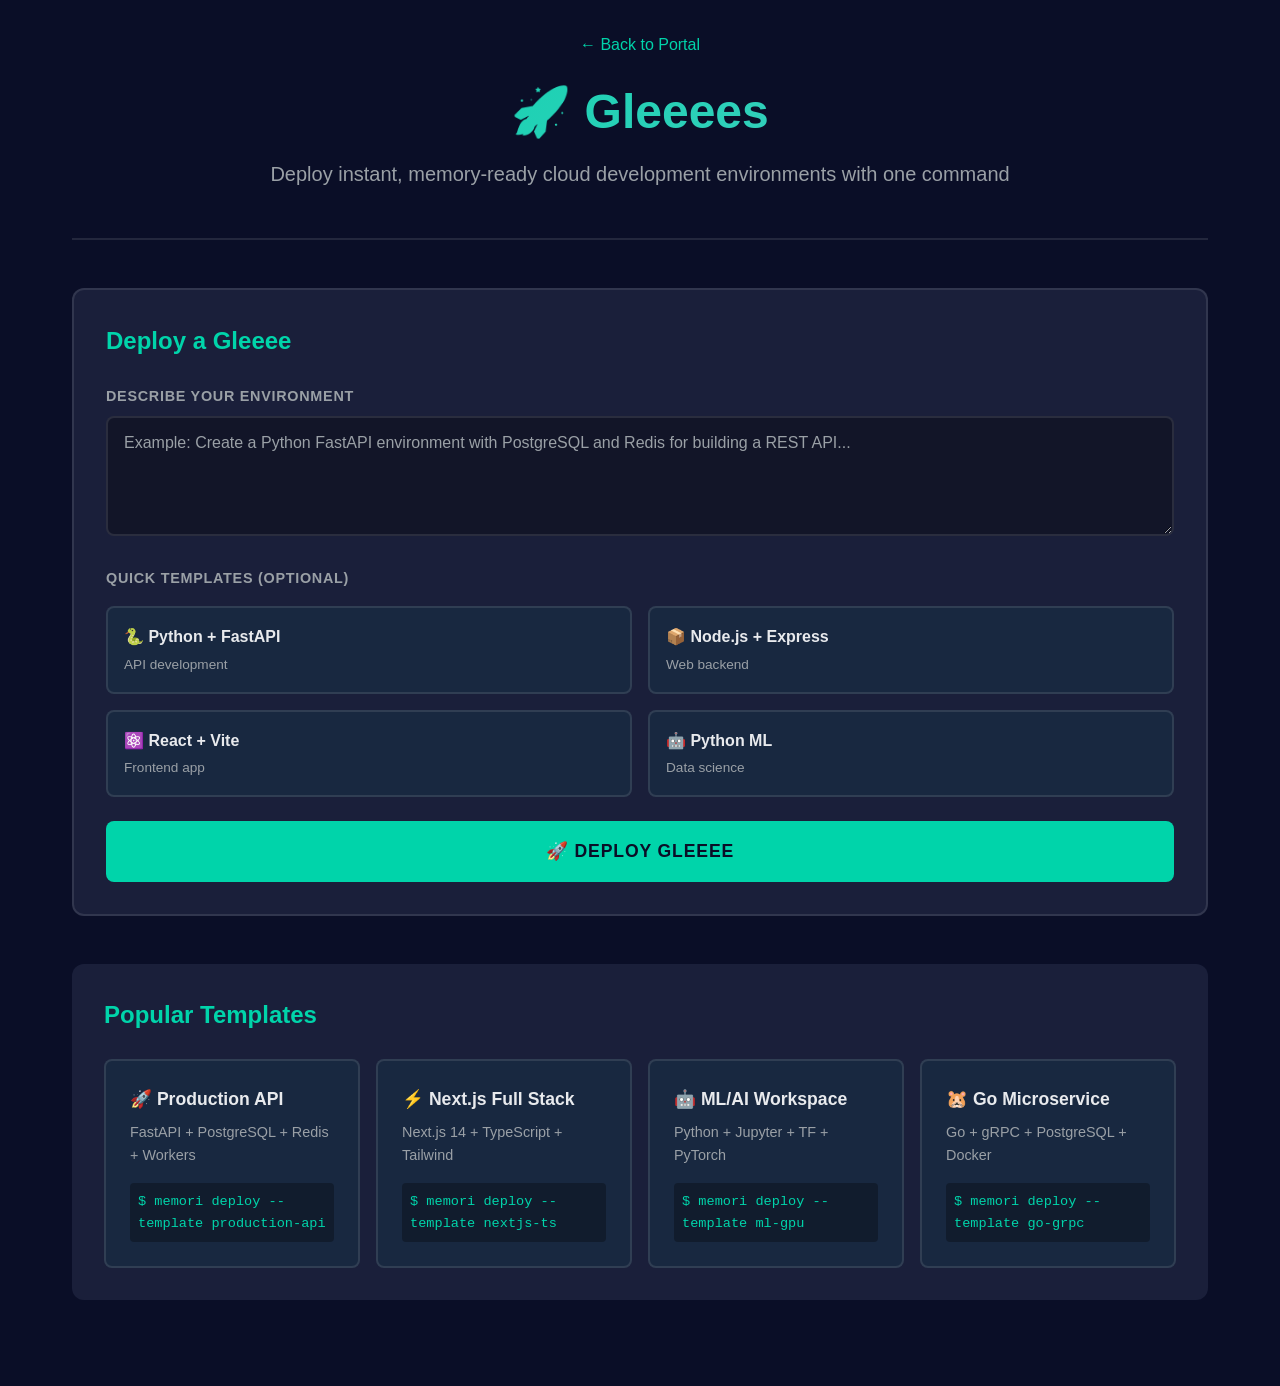
<file: gleeees.html>
<!DOCTYPE html>
<html lang="en">
<head>
    <meta charset="UTF-8">
    <meta name="viewport" content="width=device-width, initial-scale=1.0">
    <title>Memori Playground - Memory Integrations & Examples</title>
    <style>
        * {
            margin: 0;
            padding: 0;
            box-sizing: border-box;
        }

        :root {
            --primary: #00D4AA;
            --dark-bg: #0A0E27;
            --card-bg: #1A1F3A;
            --text: #E8EAED;
            --text-dim: #9AA0A6;
            --border: rgba(255, 255, 255, 0.1);
            --success: #00D4AA;
            --warning: #FFB800;
            --danger: #FF6B6B;
        }

        body {
            font-family: -apple-system, BlinkMacSystemFont, 'Segoe UI', Roboto, Oxygen, Ubuntu, Cantarell, sans-serif;
            background: var(--dark-bg);
            color: var(--text);
            line-height: 1.6;
            min-height: 100vh;
        }

        .container {
            max-width: 1200px;
            margin: 0 auto;
            padding: 2rem;
        }

        header {
            text-align: center;
            margin-bottom: 3rem;
            padding-bottom: 2rem;
            border-bottom: 2px solid var(--border);
        }

        h1 {
            font-size: 3rem;
            margin-bottom: 0.5rem;
            background: linear-gradient(135deg, var(--primary), #4ECDC4);
            -webkit-background-clip: text;
            -webkit-text-fill-color: transparent;
            background-clip: text;
        }

        .subtitle {
            font-size: 1.25rem;
            color: var(--text-dim);
            margin-bottom: 1rem;
        }

        .back-link {
            display: inline-block;
            color: var(--primary);
            text-decoration: none;
            margin-bottom: 1rem;
        }

        .back-link:hover {
            text-decoration: underline;
        }

        .main-content {
            display: grid;
            grid-template-columns: 1fr;
            gap: 2rem;
            margin-bottom: 3rem;
        }

        .main-content.deploying {
            grid-template-columns: 1fr 1fr;
        }

        .deploy-panel {
            background: var(--card-bg);
            padding: 2rem;
            border-radius: 12px;
            border: 2px solid var(--border);
        }

        .deploy-panel h2 {
            font-size: 1.5rem;
            margin-bottom: 1.5rem;
            color: var(--primary);
        }

        .form-group {
            margin-bottom: 1.5rem;
        }

        label {
            display: block;
            margin-bottom: 0.5rem;
            font-weight: 600;
            font-size: 0.9rem;
            text-transform: uppercase;
            letter-spacing: 0.05em;
            color: var(--text-dim);
        }

        .prompt-input {
            width: 100%;
            min-height: 120px;
            padding: 1rem;
            background: rgba(0, 0, 0, 0.3);
            border: 2px solid var(--border);
            border-radius: 8px;
            color: var(--text);
            font-size: 1rem;
            font-family: inherit;
            resize: vertical;
            transition: border-color 0.3s;
        }

        .prompt-input:focus {
            outline: none;
            border-color: var(--primary);
        }

        .prompt-input::placeholder {
            color: var(--text-dim);
        }

        .template-select {
            width: 100%;
            padding: 0.75rem;
            background: rgba(0, 0, 0, 0.3);
            border: 2px solid var(--border);
            border-radius: 8px;
            color: var(--text);
            font-size: 1rem;
            cursor: pointer;
        }

        .template-select:focus {
            outline: none;
            border-color: var(--primary);
        }

        .template-grid {
            display: grid;
            grid-template-columns: repeat(2, 1fr);
            gap: 1rem;
            margin-top: 1rem;
        }

        .template-card {
            padding: 1rem;
            background: rgba(0, 212, 170, 0.05);
            border: 2px solid var(--border);
            border-radius: 8px;
            cursor: pointer;
            transition: all 0.3s;
        }

        .template-card:hover {
            border-color: var(--primary);
            background: rgba(0, 212, 170, 0.1);
        }

        .template-card.selected {
            border-color: var(--primary);
            background: rgba(0, 212, 170, 0.15);
        }

        .template-card h3 {
            font-size: 1rem;
            margin-bottom: 0.25rem;
            color: var(--text);
        }

        .template-card p {
            font-size: 0.85rem;
            color: var(--text-dim);
        }

        .deploy-button {
            width: 100%;
            padding: 1.25rem;
            background: var(--primary);
            border: none;
            border-radius: 8px;
            color: var(--dark-bg);
            font-size: 1.1rem;
            font-weight: 700;
            cursor: pointer;
            transition: all 0.3s;
            text-transform: uppercase;
            letter-spacing: 0.05em;
        }

        .deploy-button:hover {
            background: #00F5C4;
            transform: translateY(-2px);
            box-shadow: 0 8px 16px rgba(0, 212, 170, 0.3);
        }

        .deploy-button:disabled {
            background: var(--text-dim);
            cursor: not-allowed;
            transform: none;
        }

        .status-panel {
            display: none;
            background: var(--card-bg);
            padding: 2rem;
            border-radius: 12px;
            border: 2px solid var(--border);
            flex-direction: column;
        }

        .status-panel.visible {
            display: block;
        }

        .status-panel h2 {
            font-size: 1.5rem;
            margin-bottom: 1.5rem;
            color: var(--primary);
        }

        .status-empty {
            flex: 1;
            display: flex;
            align-items: center;
            justify-content: center;
            text-align: center;
            color: var(--text-dim);
            font-size: 1.1rem;
        }

        .deployment-status {
            flex: 1;
        }

        .status-step {
            padding: 1rem;
            margin-bottom: 1rem;
            background: rgba(0, 0, 0, 0.3);
            border-left: 4px solid var(--text-dim);
            border-radius: 4px;
            opacity: 0.5;
        }

        .status-step.active {
            border-left-color: var(--warning);
            opacity: 1;
            animation: pulse 2s infinite;
        }

        .status-step.complete {
            border-left-color: var(--success);
            opacity: 1;
        }

        .status-step.error {
            border-left-color: var(--danger);
            opacity: 1;
        }

        @keyframes pulse {
            0%, 100% { opacity: 1; }
            50% { opacity: 0.7; }
        }

        @keyframes fadeOut {
            from {
                opacity: 1;
                transform: translateY(0);
            }
            to {
                opacity: 0;
                transform: translateY(-20px);
            }
        }

        .deployment-status.fade-out {
            animation: fadeOut 0.5s ease-out forwards;
        }

        .status-step h3 {
            font-size: 1rem;
            margin-bottom: 0.5rem;
            display: flex;
            align-items: center;
            gap: 0.5rem;
        }

        .status-step p {
            font-size: 0.9rem;
            color: var(--text-dim);
        }

        .connection-info {
            background: rgba(0, 212, 170, 0.1);
            padding: 1.5rem;
            border-radius: 8px;
            border: 2px solid var(--primary);
            margin-top: 1rem;
        }

        .connection-info h3 {
            font-size: 1.1rem;
            margin-bottom: 1rem;
            color: var(--primary);
        }

        .connection-command {
            background: rgba(0, 0, 0, 0.5);
            padding: 1rem;
            border-radius: 4px;
            font-family: 'Monaco', 'Courier New', monospace;
            font-size: 0.9rem;
            margin-bottom: 1rem;
            word-break: break-all;
            position: relative;
        }

        .copy-button {
            position: absolute;
            top: 0.5rem;
            right: 0.5rem;
            padding: 0.5rem 1rem;
            background: var(--primary);
            border: none;
            border-radius: 4px;
            color: var(--dark-bg);
            font-size: 0.85rem;
            font-weight: 600;
            cursor: pointer;
            transition: all 0.3s;
        }

        .copy-button:hover {
            background: #00F5C4;
        }

        .info-item {
            display: flex;
            justify-content: space-between;
            padding: 0.5rem 0;
            border-bottom: 1px solid var(--border);
        }

        .info-item:last-child {
            border-bottom: none;
        }

        .info-label {
            color: var(--text-dim);
            font-size: 0.9rem;
        }

        .info-value {
            font-weight: 600;
            color: var(--text);
        }

        .templates-section {
            background: var(--card-bg);
            padding: 2rem;
            border-radius: 12px;
            margin-bottom: 2rem;
        }

        .templates-section h2 {
            font-size: 1.5rem;
            margin-bottom: 1.5rem;
            color: var(--primary);
        }

        .quick-templates {
            display: grid;
            grid-template-columns: repeat(auto-fit, minmax(250px, 1fr));
            gap: 1rem;
        }

        .quick-template {
            padding: 1.5rem;
            background: rgba(0, 212, 170, 0.05);
            border: 2px solid var(--border);
            border-radius: 8px;
            cursor: pointer;
            transition: all 0.3s;
        }

        .quick-template:hover {
            border-color: var(--primary);
            background: rgba(0, 212, 170, 0.1);
            transform: translateY(-2px);
        }

        .quick-template h3 {
            font-size: 1.1rem;
            margin-bottom: 0.5rem;
            color: var(--text);
        }

        .quick-template p {
            font-size: 0.9rem;
            color: var(--text-dim);
            margin-bottom: 1rem;
        }

        .quick-template code {
            display: block;
            padding: 0.5rem;
            background: rgba(0, 0, 0, 0.3);
            border-radius: 4px;
            font-size: 0.85rem;
            color: var(--primary);
        }

        .section {
            margin-bottom: 3rem;
        }

        .section-title {
            font-size: 1.75rem;
            margin-bottom: 0.75rem;
            color: var(--primary);
        }

        .section-lead {
            color: var(--text-dim);
            margin-bottom: 1.5rem;
        }

        .grid {
            display: grid;
            grid-template-columns: repeat(auto-fit, minmax(260px, 1fr));
            gap: 1.5rem;
        }

        .card {
            background: var(--card-bg);
            padding: 1.5rem;
            border-radius: 12px;
            border: 1px solid var(--border);
        }

        .card h3 {
            margin-bottom: 0.5rem;
        }

        .card p {
            color: var(--text-dim);
            margin-bottom: 0.75rem;
        }

        .badge {
            display: inline-block;
            padding: 0.25rem 0.6rem;
            border-radius: 999px;
            font-size: 0.75rem;
            background: rgba(0, 212, 170, 0.15);
            color: var(--primary);
            margin-bottom: 0.75rem;
        }

        .steps {
            margin: 0.75rem 0 1rem;
            padding-left: 1.25rem;
            color: var(--text-dim);
        }

        .code-block {
            background: rgba(0, 0, 0, 0.35);
            padding: 0.75rem 1rem;
            border-radius: 6px;
            font-family: 'Monaco', 'Courier New', monospace;
            font-size: 0.85rem;
            color: var(--text);
            overflow-x: auto;
        }

        .pill-list {
            display: flex;
            flex-wrap: wrap;
            gap: 0.5rem;
        }

        .pill {
            padding: 0.4rem 0.75rem;
            background: rgba(0, 212, 170, 0.1);
            border: 1px solid rgba(0, 212, 170, 0.3);
            border-radius: 999px;
            font-size: 0.85rem;
            color: var(--text);
        }

        @media (max-width: 968px) {
            .main-content {
                grid-template-columns: 1fr;
            }

            h1 {
                font-size: 2rem;
            }
        }
    </style>
</head>
<body>
    <div class="container">
        <header>
            <a href="index.html" class="back-link">← Back to Portal</a>
        <h1>🚀 Gleeees</h1>
        <p class="subtitle">Deploy instant, memory-ready cloud development environments with one command</p>
        </header>

        <div class="main-content">
            <!-- Deploy Panel -->
            <div class="deploy-panel">
                <h2>Deploy a Gleeee</h2>
                
                <form id="deployForm">
                    <div class="form-group">
                        <label for="prompt">Describe your environment</label>
                        <textarea 
                            id="prompt" 
                            class="prompt-input" 
                            placeholder="Example: Create a Python FastAPI environment with PostgreSQL and Redis for building a REST API..."
                            required
                        ></textarea>
                    </div>

                    <div class="form-group">
                        <label>Quick Templates (Optional)</label>
                        <div class="template-grid">
                            <div class="template-card" data-template="python-fastapi">
                                <h3>🐍 Python + FastAPI</h3>
                                <p>API development</p>
                            </div>
                            <div class="template-card" data-template="node-express">
                                <h3>📦 Node.js + Express</h3>
                                <p>Web backend</p>
                            </div>
                            <div class="template-card" data-template="react-vite">
                                <h3>⚛️ React + Vite</h3>
                                <p>Frontend app</p>
                            </div>
                            <div class="template-card" data-template="ml-jupyter">
                                <h3>🤖 Python ML</h3>
                                <p>Data science</p>
                            </div>
                        </div>
                    </div>

                    <button type="submit" class="deploy-button" id="deployBtn">
                        🚀 Deploy Gleeee
                    </button>
                </form>
            </div>

            <!-- Status Panel -->
            <div class="status-panel">
                <h2>Deployment Status</h2>
                <div id="statusContent" class="status-empty">
                    <p>👆 Enter a prompt and click Deploy to create your Gleeee</p>
                </div>
            </div>
        </div>

        <!-- Quick Templates Section -->
        <div class="templates-section">
            <h2>Popular Templates</h2>
            <div class="quick-templates">
                <div class="quick-template" data-prompt="Create a Python FastAPI environment with PostgreSQL, Redis, and async workers for building a production REST API with Memori memory integration">
                    <h3>🚀 Production API</h3>
                    <p>FastAPI + PostgreSQL + Redis + Workers</p>
                    <code>$ memori deploy --template production-api</code>
                </div>
                <div class="quick-template" data-prompt="Set up a Next.js 14 app with TypeScript, Tailwind CSS, and Vercel deployment ready">
                    <h3>⚡ Next.js Full Stack</h3>
                    <p>Next.js 14 + TypeScript + Tailwind</p>
                    <code>$ memori deploy --template nextjs-ts</code>
                </div>
                <div class="quick-template" data-prompt="Create a machine learning environment with Python, Jupyter, TensorFlow, PyTorch, and GPU support">
                    <h3>🤖 ML/AI Workspace</h3>
                    <p>Python + Jupyter + TF + PyTorch</p>
                    <code>$ memori deploy --template ml-gpu</code>
                </div>
                <div class="quick-template" data-prompt="Deploy a Go microservice with gRPC, PostgreSQL, and Docker compose for local development">
                    <h3>🐹 Go Microservice</h3>
                    <p>Go + gRPC + PostgreSQL + Docker</p>
                    <code>$ memori deploy --template go-grpc</code>
                </div>
            </div>
        </div>
    </div>

    <script>
        let selectedTemplate = null;

        // Template selection
        document.querySelectorAll('.template-card').forEach(card => {
            card.addEventListener('click', function() {
                document.querySelectorAll('.template-card').forEach(c => c.classList.remove('selected'));
                this.classList.add('selected');
                selectedTemplate = this.dataset.template;
            });
        });

        // Quick template clicks
        document.querySelectorAll('.quick-template').forEach(template => {
            template.addEventListener('click', function() {
                const prompt = this.dataset.prompt;
                document.getElementById('prompt').value = prompt;
                window.scrollTo({ top: 0, behavior: 'smooth' });
            });
        });

        // Deploy form submission
        document.getElementById('deployForm').addEventListener('submit', async function(e) {
            e.preventDefault();
            
            const prompt = document.getElementById('prompt').value;
            const deployBtn = document.getElementById('deployBtn');
            const statusContent = document.getElementById('statusContent');
            const statusPanel = document.querySelector('.status-panel');
            const mainContent = document.querySelector('.main-content');

            // Show status panel and adjust layout
            statusPanel.classList.add('visible');
            mainContent.classList.add('deploying');

            // Disable button
            deployBtn.disabled = true;
            deployBtn.textContent = '⏳ Deploying...';

            // Show deployment steps
            statusContent.innerHTML = `
                <div class="deployment-status">
                    <div class="status-step active" id="step1">
                        <h3><span>⏳</span> Analyzing prompt...</h3>
                        <p>Understanding your requirements</p>
                    </div>
                    <div class="status-step" id="step2">
                        <h3><span>⏳</span> Provisioning server...</h3>
                        <p>Setting up cloud resources</p>
                    </div>
                    <div class="status-step" id="step3">
                        <h3><span>⏳</span> Installing dependencies...</h3>
                        <p>Configuring environment</p>
                    </div>
                    <div class="status-step" id="step4">
                        <h3><span>⏳</span> Starting Memori Agent...</h3>
                        <p>Initializing remote SSH</p>
                    </div>
                </div>
            `;

            // Simulate deployment steps
            await simulateDeployment(prompt);

            // Re-enable button
            deployBtn.disabled = false;
            deployBtn.textContent = '🚀 Deploy Gleeee';
        });

        async function simulateDeployment(prompt) {
            // Step 1: Analyzing
            await delay(1500);
            completeStep('step1', '✅', 'Analyzed');

            // Step 2: Provisioning
            document.getElementById('step2').classList.add('active');
            await delay(2000);
            completeStep('step2', '✅', 'Provisioned');

            // Step 3: Installing
            document.getElementById('step3').classList.add('active');
            await delay(2500);
            completeStep('step3', '✅', 'Installed');

            // Step 4: Starting
            document.getElementById('step4').classList.add('active');
            await delay(1500);
            completeStep('step4', '✅', 'Ready');

            // Show connection info
            showConnectionInfo();
        }

        function completeStep(stepId, icon, status) {
            const step = document.getElementById(stepId);
            step.classList.remove('active');
            step.classList.add('complete');
            const h3 = step.querySelector('h3 span');
            h3.textContent = icon;
            const p = step.querySelector('p');
            p.textContent = status;
        }

        function showConnectionInfo() {
            const gleeeeId = generateId();
            const sshHost = `gleeee-${gleeeeId}.memorilabs.ai`;
            const sshUser = 'dev';
            const sshCommand = `memori ssh ${sshUser}@${sshHost}`;

            // Fade out and hide the build steps
            const deploymentStatus = document.querySelector('.deployment-status');
            if (deploymentStatus) {
                deploymentStatus.classList.add('fade-out');
                
                // After animation completes, remove the build steps and show success
                setTimeout(() => {
                    document.getElementById('statusContent').innerHTML = `
                        <div class="connection-info">
                    <h3>🎉 Gleeee Deployed Successfully!</h3>
                    
                    <div class="connection-command">
                        <div style="margin-bottom: 0.5rem; color: var(--text-dim); font-size: 0.85rem;">Connect via Memori:</div>
                        <div style="color: var(--primary);">${sshCommand}</div>
                        <button class="copy-button" onclick="copyCommand('${sshCommand}')">Copy</button>
                    </div>

                    <div class="connection-command">
                        <div style="margin-bottom: 0.5rem; color: var(--text-dim); font-size: 0.85rem;">Or use standard SSH:</div>
                        <div style="color: var(--text);">ssh ${sshUser}@${sshHost}</div>
                        <button class="copy-button" onclick="copyCommand('ssh ${sshUser}@${sshHost}')">Copy</button>
                    </div>

                    <div style="margin-top: 1rem;">
                        <div class="info-item">
                            <span class="info-label">Gleeee ID</span>
                            <span class="info-value">${gleeeeId}</span>
                        </div>
                        <div class="info-item">
                            <span class="info-label">Status</span>
                            <span class="info-value" style="color: var(--success);">● Running</span>
                        </div>
                        <div class="info-item">
                            <span class="info-label">Region</span>
                            <span class="info-value">us-west-2</span>
                        </div>
                        <div class="info-item">
                            <span class="info-label">Auto-destroy</span>
                            <span class="info-value">4 hours</span>
                        </div>
                        <div class="info-item">
                            <span class="info-label">Cost</span>
                            <span class="info-value">$0.08/hour</span>
                        </div>
                    </div>

                    <div style="margin-top: 1rem; padding: 1rem; background: rgba(255, 184, 0, 0.1); border-radius: 4px; font-size: 0.85rem;">
                        <strong>💡 Next Steps:</strong><br>
                        1. Copy the SSH command above<br>
                        2. Open Memori terminal<br>
                        3. Paste and run the command<br>
                        4. Start coding with AI agents!
                    </div>
                </div>
                    `;
                }, 500); // Match animation duration
            }
        }

        function generateId() {
            return Math.random().toString(36).substring(2, 8);
        }

        function delay(ms) {
            return new Promise(resolve => setTimeout(resolve, ms));
        }

        function copyCommand(text) {
            navigator.clipboard.writeText(text).then(() => {
                alert('✅ Command copied to clipboard!');
            }).catch(err => {
                console.error('Failed to copy:', err);
            });
        }
    </script>
</body>
</html>
</file>
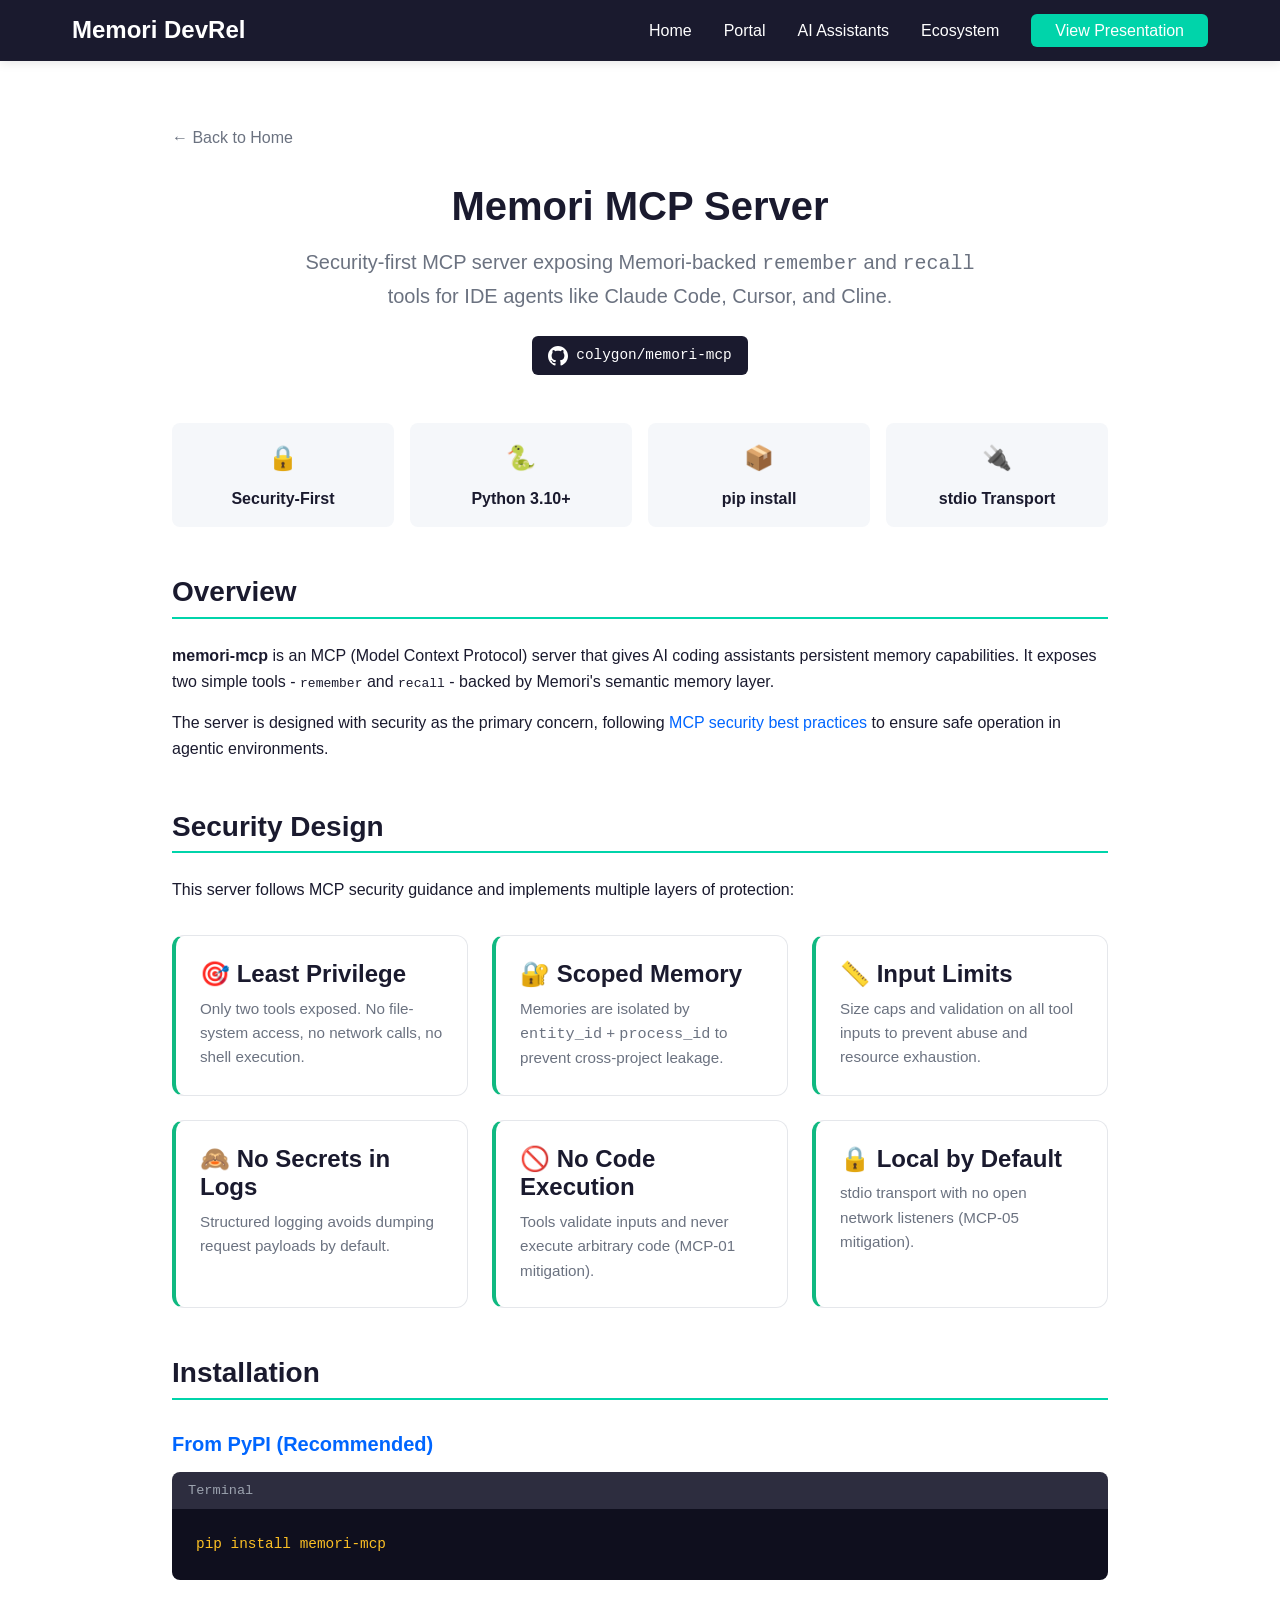
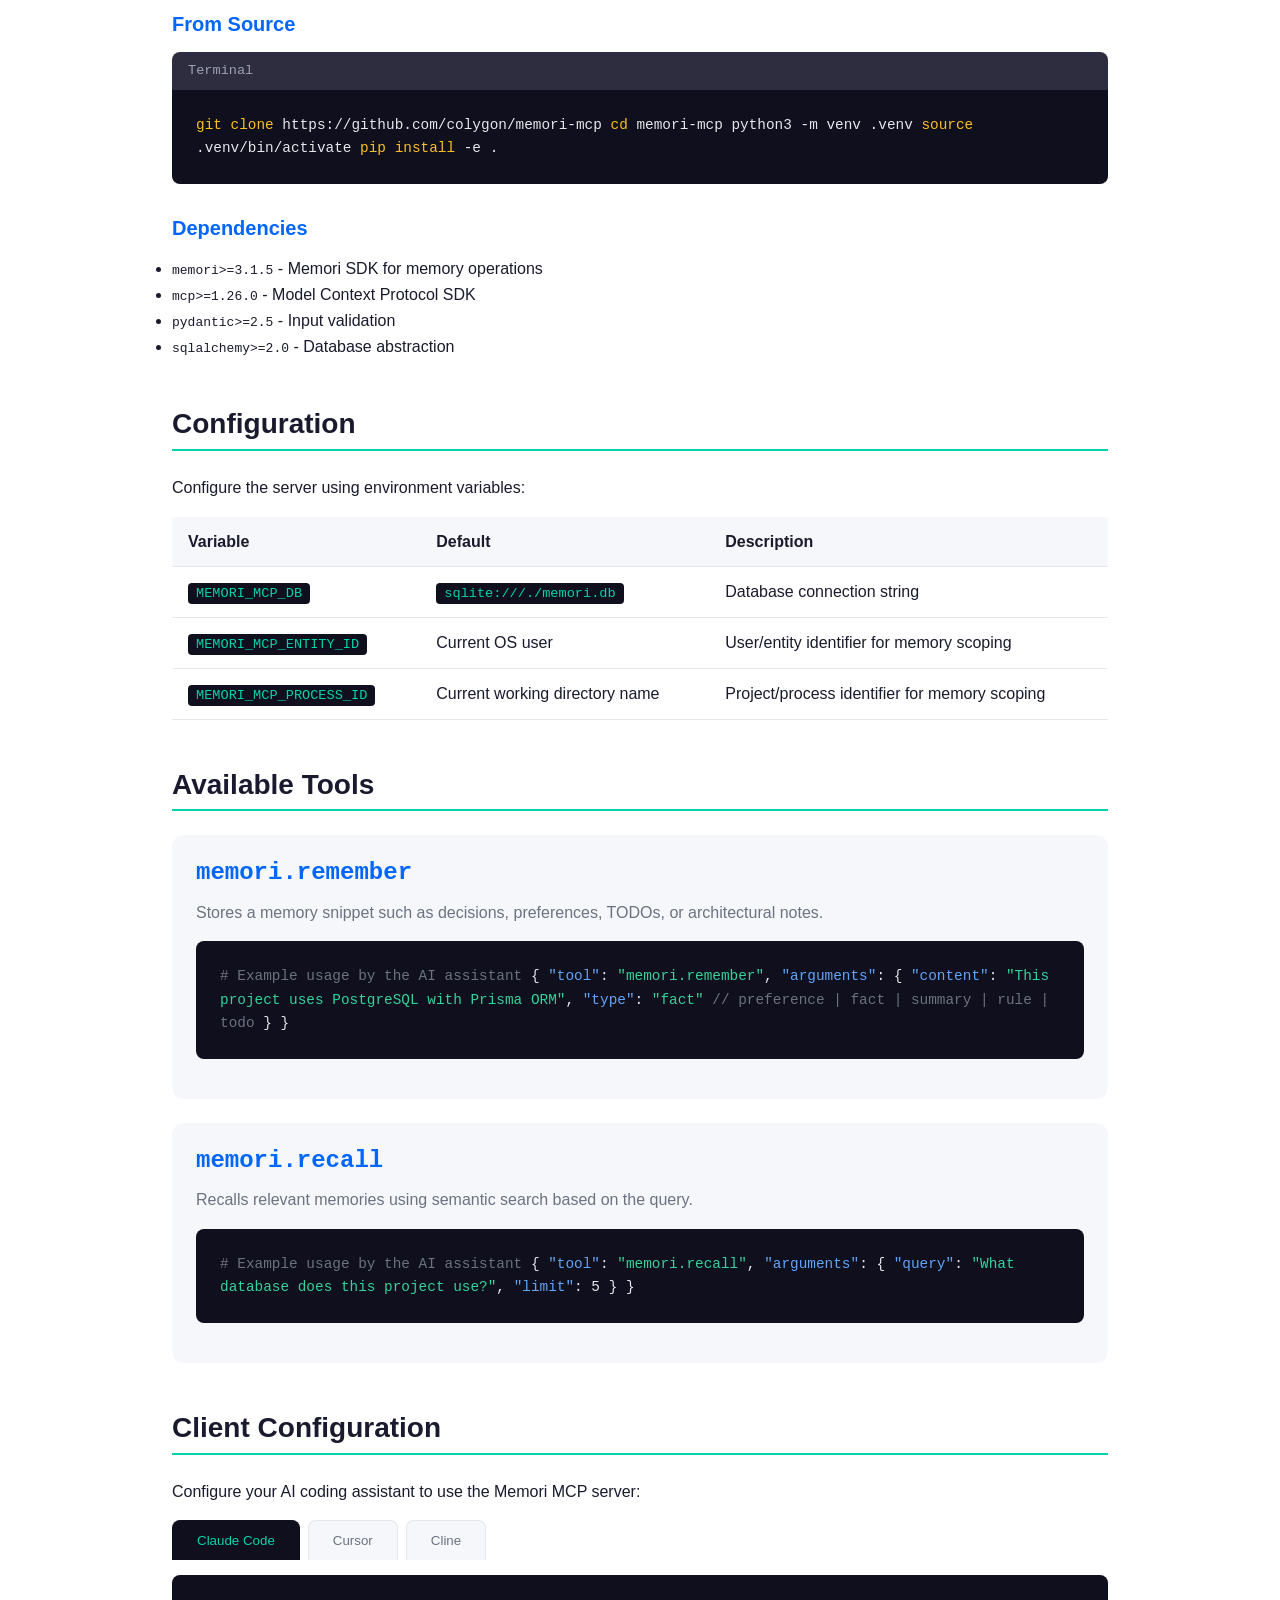
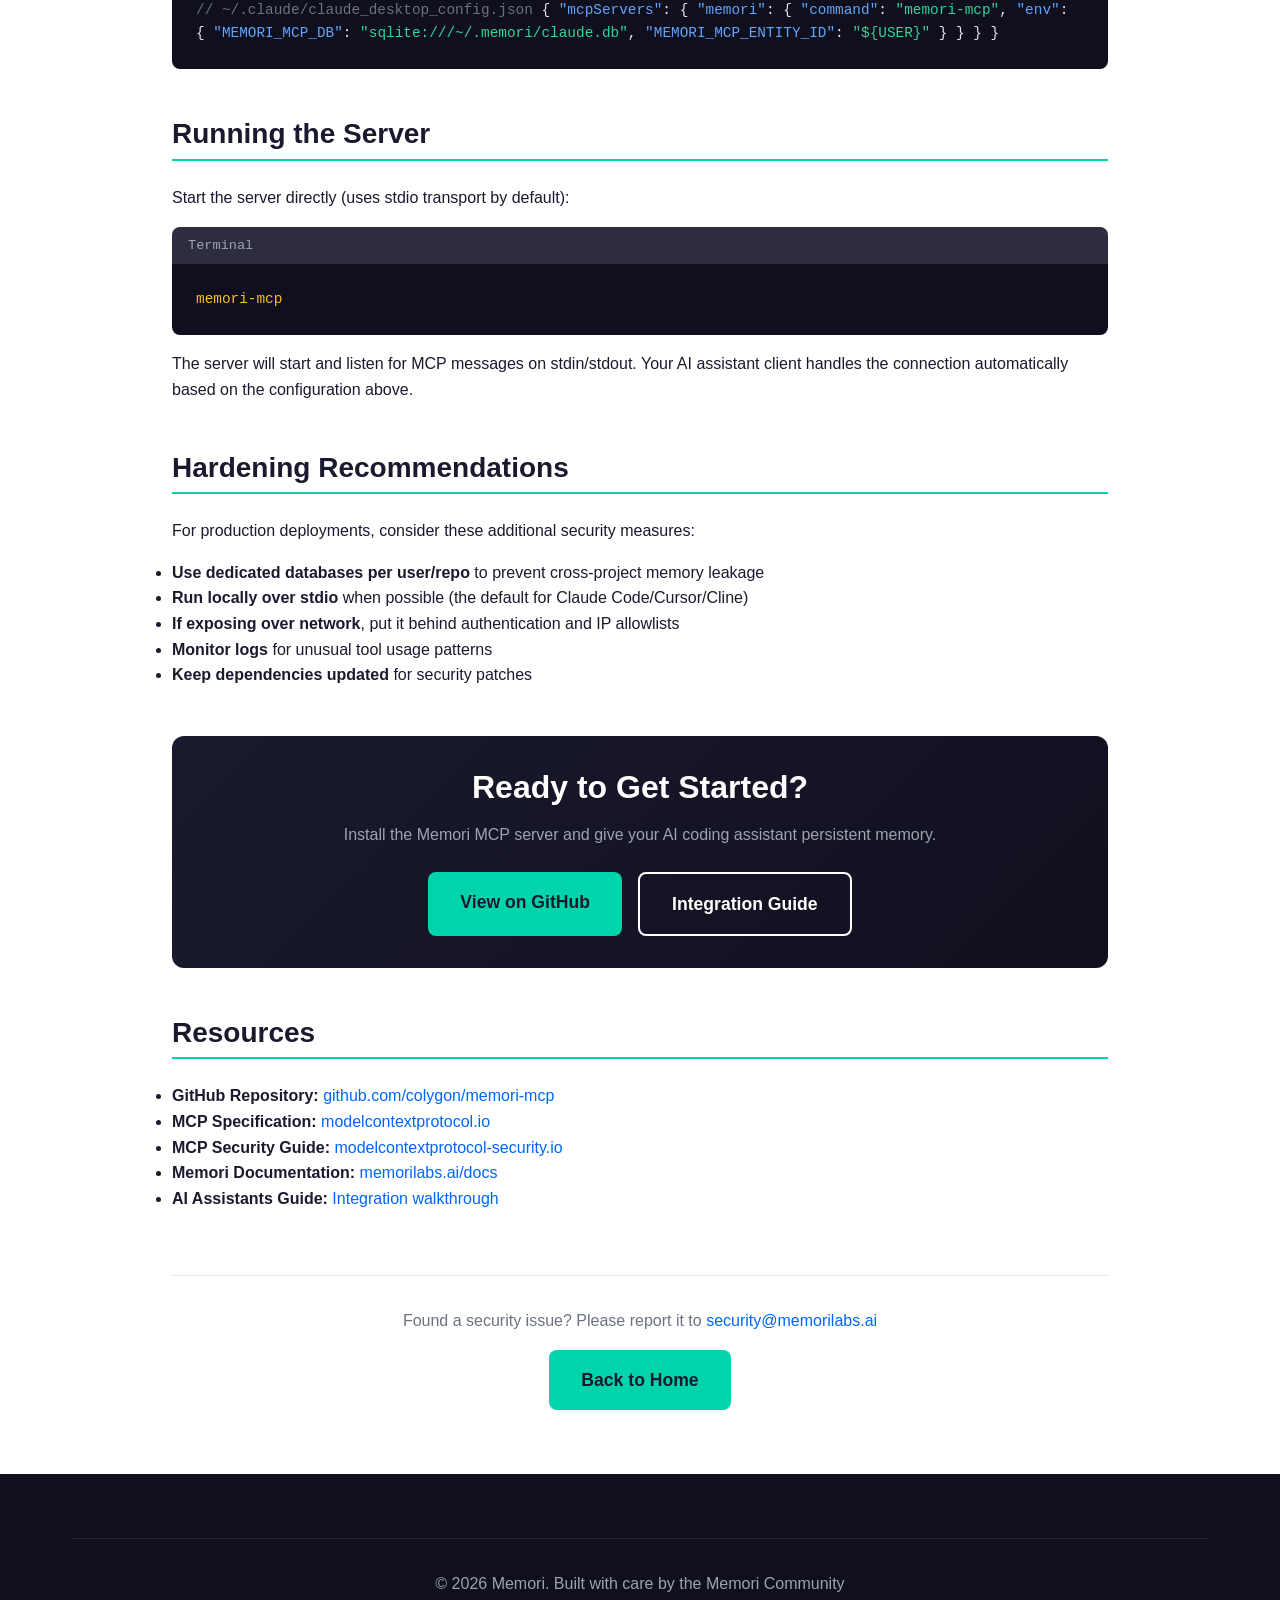
<file: memori-mcp.html>
<!DOCTYPE html>
<html lang="en">
<head>
    <meta charset="UTF-8">
    <meta name="viewport" content="width=device-width, initial-scale=1.0">
    <title>Memori MCP Server | Memori DevRel</title>
    <link rel="stylesheet" href="assets/css/style.css">
    <style>
        .mcp-page {
            max-width: 1000px;
            margin: 0 auto;
            padding: 4rem 2rem;
        }
        .mcp-header {
            text-align: center;
            margin-bottom: 3rem;
        }
        .mcp-header h1 {
            font-size: 2.5rem;
            margin-bottom: 1rem;
        }
        .mcp-header .tagline {
            font-size: 1.25rem;
            color: var(--text-gray);
            max-width: 700px;
            margin: 0 auto 1.5rem;
        }
        .repo-badge {
            display: inline-flex;
            align-items: center;
            gap: 0.5rem;
            background: var(--dark-bg);
            color: var(--text-light);
            padding: 0.5rem 1rem;
            border-radius: 6px;
            font-family: 'Monaco', 'Menlo', monospace;
            font-size: 0.9rem;
            text-decoration: none;
            transition: all 0.2s ease;
        }
        .repo-badge:hover {
            background: var(--darker-bg);
            color: var(--primary-color);
            transform: translateY(-2px);
        }
        .feature-banner {
            display: grid;
            grid-template-columns: repeat(auto-fit, minmax(200px, 1fr));
            gap: 1rem;
            margin: 2rem 0;
        }
        .feature-item {
            background: var(--light-bg);
            padding: 1rem 1.5rem;
            border-radius: 8px;
            text-align: center;
        }
        .feature-item .icon {
            font-size: 1.5rem;
            margin-bottom: 0.5rem;
        }
        .feature-item .label {
            font-weight: 600;
            color: var(--text-dark);
        }
        .section-block {
            margin: 3rem 0;
        }
        .section-block h2 {
            font-size: 1.75rem;
            color: var(--text-dark);
            margin-bottom: 1.5rem;
            padding-bottom: 0.5rem;
            border-bottom: 2px solid var(--primary-color);
        }
        .section-block h3 {
            font-size: 1.25rem;
            margin-top: 2rem;
            margin-bottom: 1rem;
            color: var(--secondary-color);
        }
        .code-block {
            background-color: var(--darker-bg);
            color: #e5e7eb;
            padding: 1.5rem;
            border-radius: 8px;
            overflow-x: auto;
            font-family: 'Monaco', 'Menlo', monospace;
            font-size: 0.9rem;
            line-height: 1.6;
            margin: 1rem 0;
        }
        .code-block .comment { color: #6b7280; }
        .code-block .string { color: #34d399; }
        .code-block .key { color: #60a5fa; }
        .code-block .cmd { color: #fbbf24; }
        .code-header {
            background: #2d2d3f;
            color: #9ca3af;
            padding: 0.5rem 1rem;
            border-radius: 8px 8px 0 0;
            font-family: 'Monaco', 'Menlo', monospace;
            font-size: 0.85rem;
            margin-bottom: -1rem;
            display: flex;
            align-items: center;
            gap: 0.5rem;
        }
        .code-header + .code-block {
            border-radius: 0 0 8px 8px;
        }
        .security-grid {
            display: grid;
            grid-template-columns: repeat(auto-fit, minmax(280px, 1fr));
            gap: 1.5rem;
            margin: 2rem 0;
        }
        .security-card {
            background: white;
            border: 1px solid var(--border-color);
            border-radius: 12px;
            padding: 1.5rem;
            border-left: 4px solid var(--success-color);
        }
        .security-card h4 {
            color: var(--text-dark);
            margin-bottom: 0.5rem;
            display: flex;
            align-items: center;
            gap: 0.5rem;
        }
        .security-card p {
            color: var(--text-gray);
            font-size: 0.95rem;
            margin: 0;
        }
        .tool-card {
            background: var(--light-bg);
            border-radius: 12px;
            padding: 1.5rem;
            margin: 1.5rem 0;
        }
        .tool-card h4 {
            font-family: 'Monaco', 'Menlo', monospace;
            color: var(--secondary-color);
            margin-bottom: 0.75rem;
        }
        .tool-card .description {
            color: var(--text-gray);
            margin-bottom: 1rem;
        }
        .env-table {
            width: 100%;
            border-collapse: collapse;
            margin: 1rem 0;
        }
        .env-table th, .env-table td {
            padding: 0.75rem 1rem;
            text-align: left;
            border-bottom: 1px solid var(--border-color);
        }
        .env-table th {
            background: var(--light-bg);
            font-weight: 600;
        }
        .env-table code {
            background: var(--darker-bg);
            color: var(--primary-color);
            padding: 0.2rem 0.5rem;
            border-radius: 4px;
            font-size: 0.85rem;
        }
        .client-tabs {
            display: flex;
            gap: 0.5rem;
            margin-bottom: -1px;
            position: relative;
            z-index: 1;
        }
        .client-tab {
            padding: 0.75rem 1.5rem;
            background: var(--light-bg);
            border: 1px solid var(--border-color);
            border-bottom: none;
            border-radius: 8px 8px 0 0;
            cursor: pointer;
            font-weight: 500;
            color: var(--text-gray);
            transition: all 0.2s ease;
        }
        .client-tab.active {
            background: var(--darker-bg);
            color: var(--primary-color);
            border-color: var(--darker-bg);
        }
        .client-content {
            display: none;
        }
        .client-content.active {
            display: block;
        }
        .back-link {
            display: inline-flex;
            align-items: center;
            gap: 0.5rem;
            margin-bottom: 2rem;
            color: var(--text-gray);
        }
        .back-link:hover {
            color: var(--primary-color);
        }
        .cta-box {
            background: linear-gradient(135deg, var(--dark-bg), var(--darker-bg));
            border-radius: 12px;
            padding: 2rem;
            text-align: center;
            margin: 3rem 0;
        }
        .cta-box h3 {
            color: var(--text-light);
            margin-bottom: 1rem;
        }
        .cta-box p {
            color: #9ca3af;
            margin-bottom: 1.5rem;
        }
        .cta-box .buttons {
            display: flex;
            gap: 1rem;
            justify-content: center;
            flex-wrap: wrap;
        }
        @media (max-width: 768px) {
            .feature-banner {
                grid-template-columns: repeat(2, 1fr);
            }
            .security-grid {
                grid-template-columns: 1fr;
            }
            .client-tabs {
                flex-wrap: wrap;
            }
        }
    </style>
</head>
<body>
    <header>
        <nav>
            <div class="logo">
                <h1>Memori DevRel</h1>
            </div>
            <ul class="nav-links">
                <li><a href="index.html">Home</a></li>
                <li><a href="portal.html">Portal</a></li>
                <li><a href="ai-assistants.html">AI Assistants</a></li>
                <li><a href="ecosystem.html">Ecosystem</a></li>
                <li><a href="presentation.html" class="cta-btn">View Presentation</a></li>
            </ul>
        </nav>
    </header>

    <main class="mcp-page">
        <a href="index.html" class="back-link">&larr; Back to Home</a>

        <div class="mcp-header">
            <h1>Memori MCP Server</h1>
            <p class="tagline">
                Security-first MCP server exposing Memori-backed <code>remember</code> and <code>recall</code> tools for IDE agents like Claude Code, Cursor, and Cline.
            </p>
            <a href="https://github.com/colygon/memori-mcp" class="repo-badge" target="_blank">
                <svg width="20" height="20" viewBox="0 0 24 24" fill="currentColor"><path d="M12 0c-6.626 0-12 5.373-12 12 0 5.302 3.438 9.8 8.207 11.387.599.111.793-.261.793-.577v-2.234c-3.338.726-4.033-1.416-4.033-1.416-.546-1.387-1.333-1.756-1.333-1.756-1.089-.745.083-.729.083-.729 1.205.084 1.839 1.237 1.839 1.237 1.07 1.834 2.807 1.304 3.492.997.107-.775.418-1.305.762-1.604-2.665-.305-5.467-1.334-5.467-5.931 0-1.311.469-2.381 1.236-3.221-.124-.303-.535-1.524.117-3.176 0 0 1.008-.322 3.301 1.23.957-.266 1.983-.399 3.003-.404 1.02.005 2.047.138 3.006.404 2.291-1.552 3.297-1.23 3.297-1.23.653 1.653.242 2.874.118 3.176.77.84 1.235 1.911 1.235 3.221 0 4.609-2.807 5.624-5.479 5.921.43.372.823 1.102.823 2.222v3.293c0 .319.192.694.801.576 4.765-1.589 8.199-6.086 8.199-11.386 0-6.627-5.373-12-12-12z"/></svg>
                colygon/memori-mcp
            </a>
        </div>

        <div class="feature-banner">
            <div class="feature-item">
                <div class="icon">🔒</div>
                <div class="label">Security-First</div>
            </div>
            <div class="feature-item">
                <div class="icon">🐍</div>
                <div class="label">Python 3.10+</div>
            </div>
            <div class="feature-item">
                <div class="icon">📦</div>
                <div class="label">pip install</div>
            </div>
            <div class="feature-item">
                <div class="icon">🔌</div>
                <div class="label">stdio Transport</div>
            </div>
        </div>

        <div class="section-block">
            <h2>Overview</h2>
            <p>
                <strong>memori-mcp</strong> is an MCP (Model Context Protocol) server that gives AI coding assistants
                persistent memory capabilities. It exposes two simple tools - <code>remember</code> and <code>recall</code> -
                backed by Memori's semantic memory layer.
            </p>
            <p>
                The server is designed with security as the primary concern, following
                <a href="https://modelcontextprotocol-security.io/" target="_blank">MCP security best practices</a>
                to ensure safe operation in agentic environments.
            </p>
        </div>

        <div class="section-block">
            <h2>Security Design</h2>
            <p>This server follows MCP security guidance and implements multiple layers of protection:</p>

            <div class="security-grid">
                <div class="security-card">
                    <h4>🎯 Least Privilege</h4>
                    <p>Only two tools exposed. No file-system access, no network calls, no shell execution.</p>
                </div>
                <div class="security-card">
                    <h4>🔐 Scoped Memory</h4>
                    <p>Memories are isolated by <code>entity_id</code> + <code>process_id</code> to prevent cross-project leakage.</p>
                </div>
                <div class="security-card">
                    <h4>📏 Input Limits</h4>
                    <p>Size caps and validation on all tool inputs to prevent abuse and resource exhaustion.</p>
                </div>
                <div class="security-card">
                    <h4>🙈 No Secrets in Logs</h4>
                    <p>Structured logging avoids dumping request payloads by default.</p>
                </div>
                <div class="security-card">
                    <h4>🚫 No Code Execution</h4>
                    <p>Tools validate inputs and never execute arbitrary code (MCP-01 mitigation).</p>
                </div>
                <div class="security-card">
                    <h4>🔒 Local by Default</h4>
                    <p>stdio transport with no open network listeners (MCP-05 mitigation).</p>
                </div>
            </div>
        </div>

        <div class="section-block">
            <h2>Installation</h2>

            <h3>From PyPI (Recommended)</h3>
            <div class="code-header">Terminal</div>
            <div class="code-block">
<span class="cmd">pip install memori-mcp</span>
            </div>

            <h3>From Source</h3>
            <div class="code-header">Terminal</div>
            <div class="code-block">
<span class="cmd">git clone</span> https://github.com/colygon/memori-mcp
<span class="cmd">cd</span> memori-mcp
python3 -m venv .venv
<span class="cmd">source</span> .venv/bin/activate
<span class="cmd">pip install</span> -e .
            </div>

            <h3>Dependencies</h3>
            <ul>
                <li><code>memori>=3.1.5</code> - Memori SDK for memory operations</li>
                <li><code>mcp>=1.26.0</code> - Model Context Protocol SDK</li>
                <li><code>pydantic>=2.5</code> - Input validation</li>
                <li><code>sqlalchemy>=2.0</code> - Database abstraction</li>
            </ul>
        </div>

        <div class="section-block">
            <h2>Configuration</h2>
            <p>Configure the server using environment variables:</p>

            <table class="env-table">
                <thead>
                    <tr>
                        <th>Variable</th>
                        <th>Default</th>
                        <th>Description</th>
                    </tr>
                </thead>
                <tbody>
                    <tr>
                        <td><code>MEMORI_MCP_DB</code></td>
                        <td><code>sqlite:///./memori.db</code></td>
                        <td>Database connection string</td>
                    </tr>
                    <tr>
                        <td><code>MEMORI_MCP_ENTITY_ID</code></td>
                        <td>Current OS user</td>
                        <td>User/entity identifier for memory scoping</td>
                    </tr>
                    <tr>
                        <td><code>MEMORI_MCP_PROCESS_ID</code></td>
                        <td>Current working directory name</td>
                        <td>Project/process identifier for memory scoping</td>
                    </tr>
                </tbody>
            </table>
        </div>

        <div class="section-block">
            <h2>Available Tools</h2>

            <div class="tool-card">
                <h4>memori.remember</h4>
                <p class="description">Stores a memory snippet such as decisions, preferences, TODOs, or architectural notes.</p>
                <div class="code-block">
<span class="comment"># Example usage by the AI assistant</span>
{
  <span class="key">"tool"</span>: <span class="string">"memori.remember"</span>,
  <span class="key">"arguments"</span>: {
    <span class="key">"content"</span>: <span class="string">"This project uses PostgreSQL with Prisma ORM"</span>,
    <span class="key">"type"</span>: <span class="string">"fact"</span>  <span class="comment">// preference | fact | summary | rule | todo</span>
  }
}
                </div>
            </div>

            <div class="tool-card">
                <h4>memori.recall</h4>
                <p class="description">Recalls relevant memories using semantic search based on the query.</p>
                <div class="code-block">
<span class="comment"># Example usage by the AI assistant</span>
{
  <span class="key">"tool"</span>: <span class="string">"memori.recall"</span>,
  <span class="key">"arguments"</span>: {
    <span class="key">"query"</span>: <span class="string">"What database does this project use?"</span>,
    <span class="key">"limit"</span>: 5
  }
}
                </div>
            </div>
        </div>

        <div class="section-block">
            <h2>Client Configuration</h2>
            <p>Configure your AI coding assistant to use the Memori MCP server:</p>

            <div class="client-tabs">
                <button class="client-tab active" onclick="showClient('claude')">Claude Code</button>
                <button class="client-tab" onclick="showClient('cursor')">Cursor</button>
                <button class="client-tab" onclick="showClient('cline')">Cline</button>
            </div>

            <div id="claude-config" class="client-content active">
                <div class="code-block">
<span class="comment">// ~/.claude/claude_desktop_config.json</span>
{
  <span class="key">"mcpServers"</span>: {
    <span class="key">"memori"</span>: {
      <span class="key">"command"</span>: <span class="string">"memori-mcp"</span>,
      <span class="key">"env"</span>: {
        <span class="key">"MEMORI_MCP_DB"</span>: <span class="string">"sqlite:///~/.memori/claude.db"</span>,
        <span class="key">"MEMORI_MCP_ENTITY_ID"</span>: <span class="string">"${USER}"</span>
      }
    }
  }
}
                </div>
            </div>

            <div id="cursor-config" class="client-content">
                <div class="code-block">
<span class="comment">// ~/.cursor/mcp.json</span>
{
  <span class="key">"mcpServers"</span>: {
    <span class="key">"memori"</span>: {
      <span class="key">"command"</span>: <span class="string">"memori-mcp"</span>,
      <span class="key">"env"</span>: {
        <span class="key">"MEMORI_MCP_DB"</span>: <span class="string">"sqlite:///~/.memori/cursor.db"</span>
      }
    }
  }
}
                </div>
            </div>

            <div id="cline-config" class="client-content">
                <div class="code-block">
<span class="comment">// VS Code settings.json</span>
{
  <span class="key">"cline.mcpServers"</span>: {
    <span class="key">"memori"</span>: {
      <span class="key">"command"</span>: <span class="string">"memori-mcp"</span>,
      <span class="key">"env"</span>: {
        <span class="key">"MEMORI_MCP_DB"</span>: <span class="string">"sqlite:///~/.memori/cline.db"</span>
      }
    }
  }
}
                </div>
            </div>
        </div>

        <div class="section-block">
            <h2>Running the Server</h2>
            <p>Start the server directly (uses stdio transport by default):</p>
            <div class="code-header">Terminal</div>
            <div class="code-block">
<span class="cmd">memori-mcp</span>
            </div>
            <p>The server will start and listen for MCP messages on stdin/stdout. Your AI assistant client handles the connection automatically based on the configuration above.</p>
        </div>

        <div class="section-block">
            <h2>Hardening Recommendations</h2>
            <p>For production deployments, consider these additional security measures:</p>
            <ul>
                <li><strong>Use dedicated databases per user/repo</strong> to prevent cross-project memory leakage</li>
                <li><strong>Run locally over stdio</strong> when possible (the default for Claude Code/Cursor/Cline)</li>
                <li><strong>If exposing over network</strong>, put it behind authentication and IP allowlists</li>
                <li><strong>Monitor logs</strong> for unusual tool usage patterns</li>
                <li><strong>Keep dependencies updated</strong> for security patches</li>
            </ul>
        </div>

        <div class="cta-box">
            <h3>Ready to Get Started?</h3>
            <p>Install the Memori MCP server and give your AI coding assistant persistent memory.</p>
            <div class="buttons">
                <a href="https://github.com/colygon/memori-mcp" class="btn btn-primary" target="_blank">View on GitHub</a>
                <a href="ai-assistants.html" class="btn btn-secondary">Integration Guide</a>
            </div>
        </div>

        <div class="section-block">
            <h2>Resources</h2>
            <ul>
                <li><strong>GitHub Repository:</strong> <a href="https://github.com/colygon/memori-mcp">github.com/colygon/memori-mcp</a></li>
                <li><strong>MCP Specification:</strong> <a href="https://modelcontextprotocol.io/">modelcontextprotocol.io</a></li>
                <li><strong>MCP Security Guide:</strong> <a href="https://modelcontextprotocol-security.io/">modelcontextprotocol-security.io</a></li>
                <li><strong>Memori Documentation:</strong> <a href="https://memorilabs.ai/docs">memorilabs.ai/docs</a></li>
                <li><strong>AI Assistants Guide:</strong> <a href="ai-assistants.html">Integration walkthrough</a></li>
            </ul>
        </div>

        <div style="margin-top: 4rem; padding-top: 2rem; border-top: 1px solid var(--border-color); text-align: center;">
            <p style="color: var(--text-gray); margin-bottom: 1rem;">
                Found a security issue? Please report it to <a href="mailto:security@memorilabs.ai">security@memorilabs.ai</a>
            </p>
            <a href="index.html" class="btn btn-primary">Back to Home</a>
        </div>
    </main>

    <footer>
        <div class="container">
            <div class="footer-bottom">
                <p>&copy; 2026 Memori. Built with care by the Memori Community</p>
            </div>
        </div>
    </footer>

    <script>
        function showClient(client) {
            // Hide all content
            document.querySelectorAll('.client-content').forEach(el => el.classList.remove('active'));
            document.querySelectorAll('.client-tab').forEach(el => el.classList.remove('active'));

            // Show selected
            document.getElementById(client + '-config').classList.add('active');
            event.target.classList.add('active');
        }
    </script>
</body>
</html>
</file>
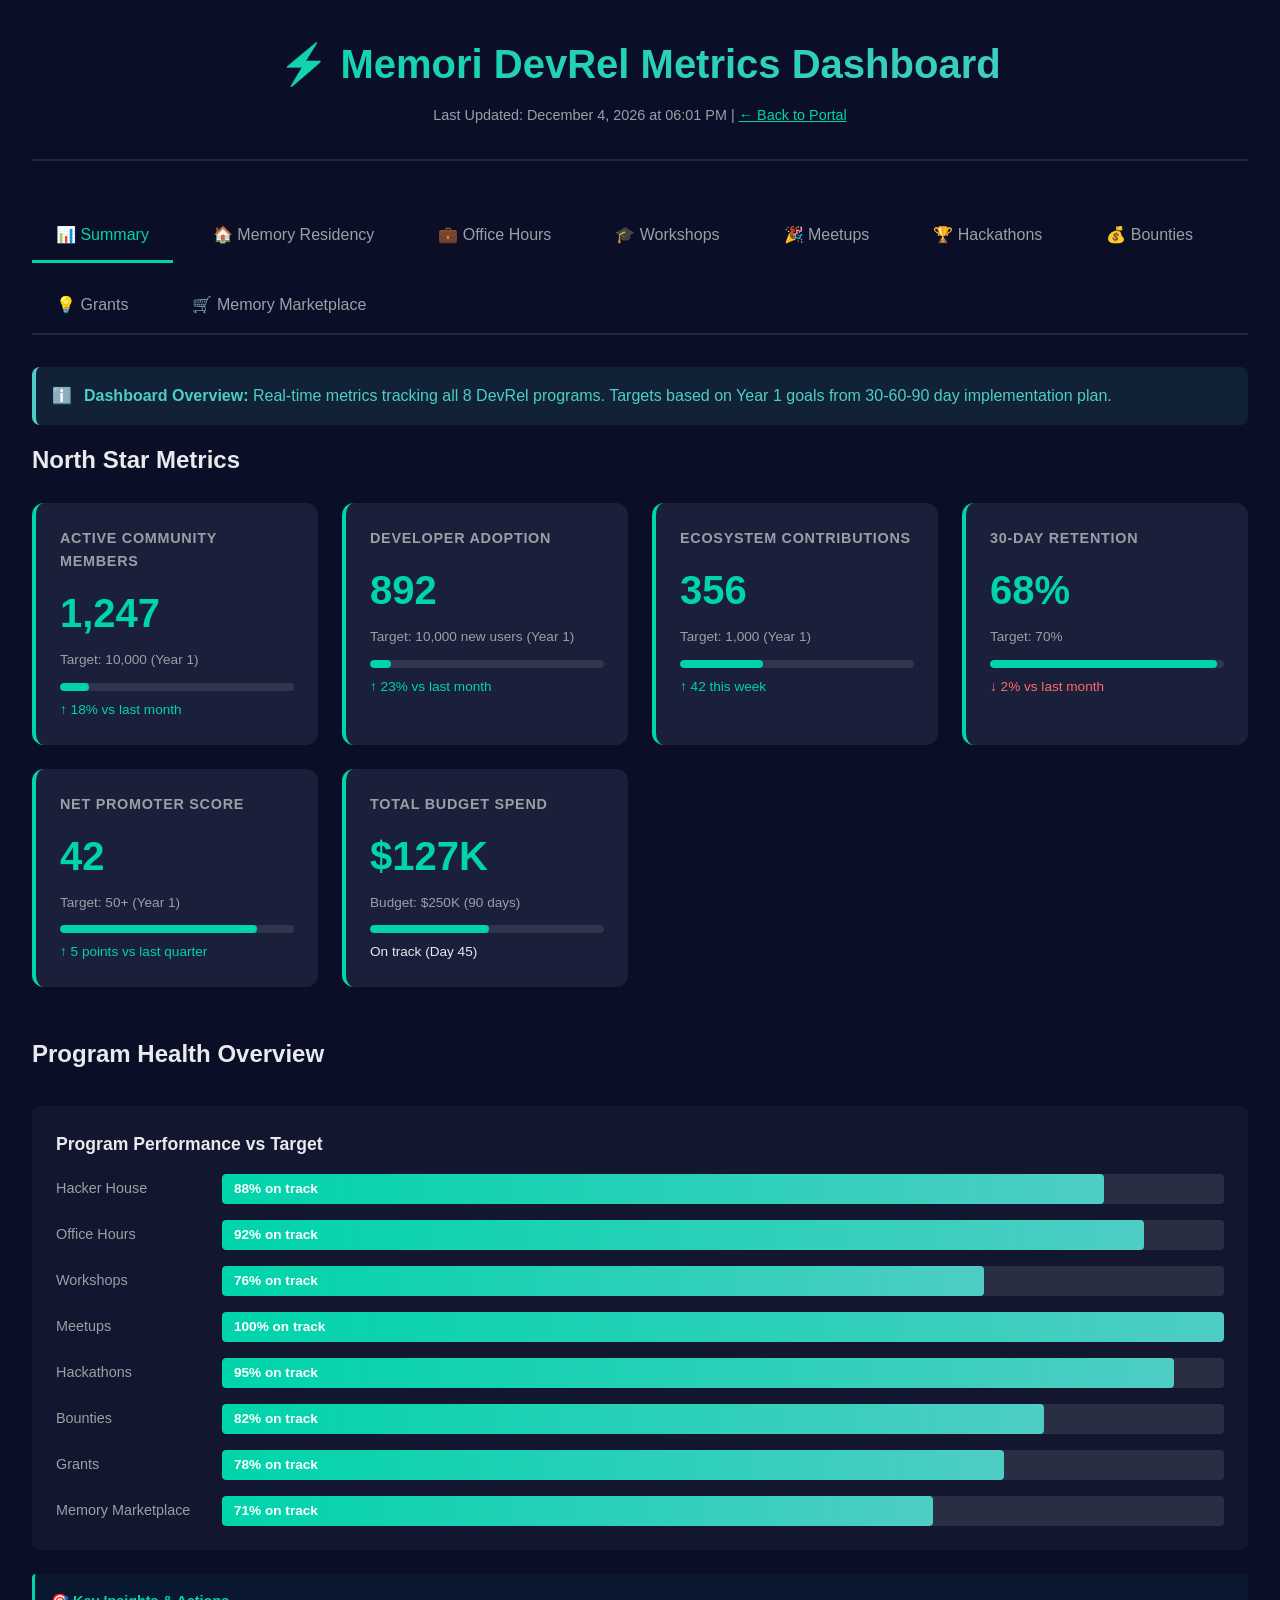
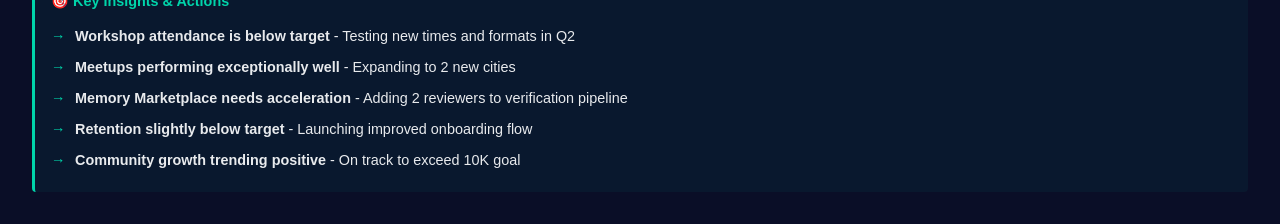
<file: metrics-dashboard.html>
<!DOCTYPE html>
<html lang="en">
<head>
    <meta charset="UTF-8">
    <meta name="viewport" content="width=device-width, initial-scale=1.0">
    <title>Memori DevRel Metrics Dashboard</title>
    <style>
        * {
            margin: 0;
            padding: 0;
            box-sizing: border-box;
        }

        :root {
            --primary: #00D4AA;
            --dark-bg: #0A0E27;
            --card-bg: #1A1F3A;
            --text: #E8EAED;
            --text-dim: #9AA0A6;
            --border: rgba(255, 255, 255, 0.1);
            --success: #00D4AA;
            --warning: #FFB800;
            --danger: #FF6B6B;
            --info: #4ECDC4;
        }

        body {
            font-family: -apple-system, BlinkMacSystemFont, 'Segoe UI', Roboto, Oxygen, Ubuntu, Cantarell, sans-serif;
            background: var(--dark-bg);
            color: var(--text);
            line-height: 1.6;
        }

        .dashboard-container {
            max-width: 1600px;
            margin: 0 auto;
            padding: 2rem;
        }

        header {
            text-align: center;
            margin-bottom: 3rem;
            padding-bottom: 2rem;
            border-bottom: 2px solid var(--border);
        }

        h1 {
            font-size: 2.5rem;
            margin-bottom: 0.5rem;
            background: linear-gradient(135deg, var(--primary), #4ECDC4);
            -webkit-background-clip: text;
            -webkit-text-fill-color: transparent;
            background-clip: text;
        }

        .last-updated {
            color: var(--text-dim);
            font-size: 0.9rem;
        }

        .nav-tabs {
            display: flex;
            gap: 1rem;
            margin-bottom: 2rem;
            border-bottom: 2px solid var(--border);
            flex-wrap: wrap;
        }

        .nav-tab {
            padding: 1rem 1.5rem;
            background: transparent;
            border: none;
            color: var(--text-dim);
            cursor: pointer;
            border-bottom: 3px solid transparent;
            transition: all 0.3s;
            font-size: 1rem;
        }

        .nav-tab:hover {
            color: var(--text);
        }

        .nav-tab.active {
            color: var(--primary);
            border-bottom-color: var(--primary);
        }

        .tab-content {
            display: none;
        }

        .tab-content.active {
            display: block;
        }

        .summary-grid {
            display: grid;
            grid-template-columns: repeat(auto-fit, minmax(250px, 1fr));
            gap: 1.5rem;
            margin-bottom: 3rem;
        }

        .summary-card {
            background: var(--card-bg);
            padding: 1.5rem;
            border-radius: 12px;
            border-left: 4px solid var(--primary);
        }

        .summary-card h3 {
            font-size: 0.9rem;
            color: var(--text-dim);
            margin-bottom: 0.5rem;
            text-transform: uppercase;
            letter-spacing: 0.05em;
        }

        .summary-card .value {
            font-size: 2.5rem;
            font-weight: bold;
            color: var(--primary);
            margin-bottom: 0.25rem;
        }

        .summary-card .target {
            font-size: 0.85rem;
            color: var(--text-dim);
        }

        .summary-card .progress-bar {
            width: 100%;
            height: 8px;
            background: rgba(255, 255, 255, 0.1);
            border-radius: 4px;
            overflow: hidden;
            margin-top: 0.75rem;
        }

        .summary-card .progress-fill {
            height: 100%;
            background: var(--primary);
            border-radius: 4px;
            transition: width 0.3s;
        }

        .summary-card .change {
            font-size: 0.85rem;
            margin-top: 0.5rem;
        }

        .summary-card .change.positive {
            color: var(--success);
        }

        .summary-card .change.negative {
            color: var(--danger);
        }

        .program-section {
            background: var(--card-bg);
            padding: 2rem;
            border-radius: 12px;
            margin-bottom: 2rem;
        }

        .program-header {
            display: flex;
            justify-content: space-between;
            align-items: center;
            margin-bottom: 1.5rem;
            padding-bottom: 1rem;
            border-bottom: 1px solid var(--border);
        }

        .program-title {
            display: flex;
            align-items: center;
            gap: 0.75rem;
        }

        .program-icon {
            font-size: 2rem;
        }

        .program-status {
            padding: 0.5rem 1rem;
            border-radius: 20px;
            font-size: 0.85rem;
            font-weight: 600;
        }

        .status-healthy {
            background: rgba(0, 212, 170, 0.2);
            color: var(--success);
        }

        .status-warning {
            background: rgba(255, 184, 0, 0.2);
            color: var(--warning);
        }

        .status-critical {
            background: rgba(255, 107, 107, 0.2);
            color: var(--danger);
        }

        .metrics-grid {
            display: grid;
            grid-template-columns: repeat(auto-fit, minmax(200px, 1fr));
            gap: 1.5rem;
        }

        .metric-card {
            padding: 1.25rem;
            background: rgba(255, 255, 255, 0.03);
            border-radius: 8px;
            border: 1px solid var(--border);
        }

        .metric-label {
            font-size: 0.85rem;
            color: var(--text-dim);
            margin-bottom: 0.5rem;
        }

        .metric-value {
            font-size: 1.75rem;
            font-weight: bold;
            color: var(--text);
        }

        .metric-target {
            font-size: 0.8rem;
            color: var(--text-dim);
            margin-top: 0.25rem;
        }

        .metric-progress {
            width: 100%;
            height: 6px;
            background: rgba(255, 255, 255, 0.1);
            border-radius: 3px;
            overflow: hidden;
            margin-top: 0.5rem;
        }

        .metric-progress-fill {
            height: 100%;
            border-radius: 3px;
            transition: width 0.3s;
        }

        .progress-high {
            background: var(--success);
        }

        .progress-medium {
            background: var(--warning);
        }

        .progress-low {
            background: var(--danger);
        }

        .insights {
            margin-top: 1.5rem;
            padding: 1rem;
            background: rgba(0, 212, 170, 0.05);
            border-left: 3px solid var(--primary);
            border-radius: 4px;
        }

        .insights h4 {
            font-size: 0.9rem;
            color: var(--primary);
            margin-bottom: 0.5rem;
        }

        .insights ul {
            list-style: none;
            padding-left: 0;
        }

        .insights li {
            font-size: 0.9rem;
            padding: 0.25rem 0;
            padding-left: 1.5rem;
            position: relative;
        }

        .insights li::before {
            content: "→";
            position: absolute;
            left: 0;
            color: var(--primary);
        }

        .chart-container {
            margin-top: 2rem;
            padding: 1.5rem;
            background: rgba(255, 255, 255, 0.03);
            border-radius: 8px;
        }

        .chart-title {
            font-size: 1.1rem;
            margin-bottom: 1rem;
            color: var(--text);
        }

        .bar-chart {
            display: flex;
            flex-direction: column;
            gap: 1rem;
        }

        .bar-item {
            display: flex;
            align-items: center;
            gap: 1rem;
        }

        .bar-label {
            width: 150px;
            font-size: 0.9rem;
            color: var(--text-dim);
        }

        .bar-track {
            flex: 1;
            height: 30px;
            background: rgba(255, 255, 255, 0.1);
            border-radius: 4px;
            position: relative;
            overflow: hidden;
        }

        .bar-fill {
            height: 100%;
            background: linear-gradient(90deg, var(--primary), #4ECDC4);
            border-radius: 4px;
            display: flex;
            align-items: center;
            padding: 0 0.75rem;
            color: white;
            font-size: 0.85rem;
            font-weight: 600;
            transition: width 0.5s ease;
        }

        .alert {
            padding: 1rem;
            border-radius: 8px;
            margin-bottom: 1rem;
            display: flex;
            align-items: center;
            gap: 0.75rem;
        }

        .alert-info {
            background: rgba(78, 205, 196, 0.1);
            border-left: 4px solid var(--info);
            color: var(--info);
        }

        .alert-warning {
            background: rgba(255, 184, 0, 0.1);
            border-left: 4px solid var(--warning);
            color: var(--warning);
        }

        .alert-danger {
            background: rgba(255, 107, 107, 0.1);
            border-left: 4px solid var(--danger);
            color: var(--danger);
        }

        @media (max-width: 768px) {
            .dashboard-container {
                padding: 1rem;
            }

            h1 {
                font-size: 2rem;
            }

            .summary-grid {
                grid-template-columns: 1fr;
            }

            .metrics-grid {
                grid-template-columns: 1fr;
            }
        }
    </style>
</head>
<body>
    <div class="dashboard-container">
        <header>
            <h1>⚡ Memori DevRel Metrics Dashboard</h1>
            <p class="last-updated">Last Updated: <span id="last-update">January 4, 2026</span> | <a href="index.html" style="color: var(--primary);">← Back to Portal</a></p>
        </header>

        <nav class="nav-tabs">
            <button class="nav-tab active" onclick="showTab('summary')">📊 Summary</button>
            <button class="nav-tab" onclick="showTab('hacker-house')">🏠 Memory Residency</button>
            <button class="nav-tab" onclick="showTab('office-hours')">💼 Office Hours</button>
            <button class="nav-tab" onclick="showTab('workshops')">🎓 Workshops</button>
            <button class="nav-tab" onclick="showTab('meetups')">🎉 Meetups</button>
            <button class="nav-tab" onclick="showTab('hackathons')">🏆 Hackathons</button>
            <button class="nav-tab" onclick="showTab('bounties')">💰 Bounties</button>
            <button class="nav-tab" onclick="showTab('grants')">💡 Grants</button>
            <button class="nav-tab" onclick="showTab('marketplace')">🛒 Memory Marketplace</button>
        </nav>

        <!-- Summary Tab -->
        <div id="summary" class="tab-content active">
            <div class="alert alert-info">
                <span>ℹ️</span>
                <div>
                    <strong>Dashboard Overview:</strong> Real-time metrics tracking all 8 DevRel programs. Targets based on Year 1 goals from 30-60-90 day implementation plan.
                </div>
            </div>

            <h2 style="margin-bottom: 1.5rem;">North Star Metrics</h2>
            <div class="summary-grid">
                <div class="summary-card">
                    <h3>Active Community Members</h3>
                    <div class="value">1,247</div>
                    <div class="target">Target: 10,000 (Year 1)</div>
                    <div class="progress-bar">
                        <div class="progress-fill" style="width: 12.5%;"></div>
                    </div>
                    <div class="change positive">↑ 18% vs last month</div>
                </div>

                <div class="summary-card">
                    <h3>Developer Adoption</h3>
                    <div class="value">892</div>
                    <div class="target">Target: 10,000 new users (Year 1)</div>
                    <div class="progress-bar">
                        <div class="progress-fill" style="width: 8.9%;"></div>
                    </div>
                    <div class="change positive">↑ 23% vs last month</div>
                </div>

                <div class="summary-card">
                    <h3>Ecosystem Contributions</h3>
                    <div class="value">356</div>
                    <div class="target">Target: 1,000 (Year 1)</div>
                    <div class="progress-bar">
                        <div class="progress-fill" style="width: 35.6%;"></div>
                    </div>
                    <div class="change positive">↑ 42 this week</div>
                </div>

                <div class="summary-card">
                    <h3>30-Day Retention</h3>
                    <div class="value">68%</div>
                    <div class="target">Target: 70%</div>
                    <div class="progress-bar">
                        <div class="progress-fill" style="width: 97%;"></div>
                    </div>
                    <div class="change negative">↓ 2% vs last month</div>
                </div>

                <div class="summary-card">
                    <h3>Net Promoter Score</h3>
                    <div class="value">42</div>
                    <div class="target">Target: 50+ (Year 1)</div>
                    <div class="progress-bar">
                        <div class="progress-fill" style="width: 84%;"></div>
                    </div>
                    <div class="change positive">↑ 5 points vs last quarter</div>
                </div>

                <div class="summary-card">
                    <h3>Total Budget Spend</h3>
                    <div class="value">$127K</div>
                    <div class="target">Budget: $250K (90 days)</div>
                    <div class="progress-bar">
                        <div class="progress-fill" style="width: 50.8%;"></div>
                    </div>
                    <div class="change">On track (Day 45)</div>
                </div>
            </div>

            <h2 style="margin-bottom: 1.5rem; margin-top: 2rem;">Program Health Overview</h2>
            <div class="chart-container">
                <h3 class="chart-title">Program Performance vs Target</h3>
                <div class="bar-chart">
                    <div class="bar-item">
                        <div class="bar-label">Hacker House</div>
                        <div class="bar-track">
                            <div class="bar-fill" style="width: 88%;">88% on track</div>
                        </div>
                    </div>
                    <div class="bar-item">
                        <div class="bar-label">Office Hours</div>
                        <div class="bar-track">
                            <div class="bar-fill" style="width: 92%;">92% on track</div>
                        </div>
                    </div>
                    <div class="bar-item">
                        <div class="bar-label">Workshops</div>
                        <div class="bar-track">
                            <div class="bar-fill" style="width: 76%;">76% on track</div>
                        </div>
                    </div>
                    <div class="bar-item">
                        <div class="bar-label">Meetups</div>
                        <div class="bar-track">
                            <div class="bar-fill" style="width: 100%;">100% on track</div>
                        </div>
                    </div>
                    <div class="bar-item">
                        <div class="bar-label">Hackathons</div>
                        <div class="bar-track">
                            <div class="bar-fill" style="width: 95%;">95% on track</div>
                        </div>
                    </div>
                    <div class="bar-item">
                        <div class="bar-label">Bounties</div>
                        <div class="bar-track">
                            <div class="bar-fill" style="width: 82%;">82% on track</div>
                        </div>
                    </div>
                    <div class="bar-item">
                        <div class="bar-label">Grants</div>
                        <div class="bar-track">
                            <div class="bar-fill" style="width: 78%;">78% on track</div>
                        </div>
                    </div>
                    <div class="bar-item">
                        <div class="bar-label">Memory Marketplace</div>
                        <div class="bar-track">
                            <div class="bar-fill" style="width: 71%;">71% on track</div>
                        </div>
                    </div>
                </div>
            </div>

            <div class="insights">
                <h4>🎯 Key Insights & Actions</h4>
                <ul>
                    <li><strong>Workshop attendance is below target</strong> - Testing new times and formats in Q2</li>
                    <li><strong>Meetups performing exceptionally well</strong> - Expanding to 2 new cities</li>
                    <li><strong>Memory Marketplace needs acceleration</strong> - Adding 2 reviewers to verification pipeline</li>
                    <li><strong>Retention slightly below target</strong> - Launching improved onboarding flow</li>
                    <li><strong>Community growth trending positive</strong> - On track to exceed 10K goal</li>
                </ul>
            </div>
        </div>

        <!-- Hacker House Tab -->
        <div id="hacker-house" class="tab-content">
            <div class="program-section">
                <div class="program-header">
                    <div class="program-title">
                        <span class="program-icon">🏠</span>
                        <div>
                            <h2>Memory Residency</h2>
                            <p style="color: var(--text-dim); font-size: 0.9rem;">3-6 month residencies in San Francisco</p>
                        </div>
                    </div>
                    <div class="program-status status-healthy">✓ Healthy</div>
                </div>

                <div class="metrics-grid">
                    <div class="metric-card">
                        <div class="metric-label">Cohorts Completed</div>
                        <div class="metric-value">1</div>
                        <div class="metric-target">Target: 4 (Year 1)</div>
                        <div class="metric-progress">
                            <div class="metric-progress-fill progress-medium" style="width: 25%;"></div>
                        </div>
                    </div>

                    <div class="metric-card">
                        <div class="metric-label">Total Residents</div>
                        <div class="metric-value">6</div>
                        <div class="metric-target">Target: 16-24 (Year 1)</div>
                        <div class="metric-progress">
                            <div class="metric-progress-fill progress-medium" style="width: 30%;"></div>
                        </div>
                    </div>

                    <div class="metric-card">
                        <div class="metric-label">Projects Shipped</div>
                        <div class="metric-value">4</div>
                        <div class="metric-target">Target: 12+ (Year 1)</div>
                        <div class="metric-progress">
                            <div class="metric-progress-fill progress-medium" style="width: 33%;"></div>
                        </div>
                    </div>

                    <div class="metric-card">
                        <div class="metric-label">Completion Rate</div>
                        <div class="metric-value">80%</div>
                        <div class="metric-target">Target: 80%</div>
                        <div class="metric-progress">
                            <div class="metric-progress-fill progress-high" style="width: 100%;"></div>
                        </div>
                    </div>

                    <div class="metric-card">
                        <div class="metric-label">Applications Received</div>
                        <div class="metric-value">47</div>
                        <div class="metric-target">Q1 cycle</div>
                        <div class="metric-progress">
                            <div class="metric-progress-fill progress-high" style="width: 85%;"></div>
                        </div>
                    </div>

                    <div class="metric-card">
                        <div class="metric-label">Budget Spent</div>
                        <div class="metric-value">$42K</div>
                        <div class="metric-target">Budget: $150K (Year 1)</div>
                        <div class="metric-progress">
                            <div class="metric-progress-fill progress-medium" style="width: 28%;"></div>
                        </div>
                    </div>
                </div>

                <div class="insights">
                    <h4>📊 Program Insights</h4>
                    <ul>
                        <li>First cohort successfully completed with 4 production-ready projects</li>
                        <li>80% completion rate meets target - strong resident quality</li>
                        <li>Q2 cohort applications open: 47 applications received (target: 30+)</li>
                        <li>Housing secured for next 2 cohorts</li>
                        <li>Average project quality: 4.3/5.0 (reviewed by engineering team)</li>
                    </ul>
                </div>
            </div>
        </div>

        <!-- Office Hours Tab -->
        <div id="office-hours" class="tab-content">
            <div class="program-section">
                <div class="program-header">
                    <div class="program-title">
                        <span class="program-icon">💼</span>
                        <div>
                            <h2>Co-working & Office Hours</h2>
                            <p style="color: var(--text-dim); font-size: 0.9rem;">Weekly sessions (Tuesday in-person, Thursday virtual)</p>
                        </div>
                    </div>
                    <div class="program-status status-healthy">✓ Healthy</div>
                </div>

                <div class="metrics-grid">
                    <div class="metric-card">
                        <div class="metric-label">Sessions Held</div>
                        <div class="metric-value">26</div>
                        <div class="metric-target">Target: 104 (Year 1)</div>
                        <div class="metric-progress">
                            <div class="metric-progress-fill progress-medium" style="width: 25%;"></div>
                        </div>
                    </div>

                    <div class="metric-card">
                        <div class="metric-label">Avg Attendance</div>
                        <div class="metric-value">18</div>
                        <div class="metric-target">Target: 15-25 per session</div>
                        <div class="metric-progress">
                            <div class="metric-progress-fill progress-high" style="width: 72%;"></div>
                        </div>
                    </div>

                    <div class="metric-card">
                        <div class="metric-label">Questions Answered</div>
                        <div class="metric-value">142</div>
                        <div class="metric-target">Target: 500+ (Year 1)</div>
                        <div class="metric-progress">
                            <div class="metric-progress-fill progress-medium" style="width: 28%;"></div>
                        </div>
                    </div>

                    <div class="metric-card">
                        <div class="metric-label">Contributors Converted</div>
                        <div class="metric-value">23%</div>
                        <div class="metric-target">Target: 20%</div>
                        <div class="metric-progress">
                            <div class="metric-progress-fill progress-high" style="width: 115%;"></div>
                        </div>
                    </div>

                    <div class="metric-card">
                        <div class="metric-label">Satisfaction Score</div>
                        <div class="metric-value">4.6/5.0</div>
                        <div class="metric-target">Target: 4.5/5.0</div>
                        <div class="metric-progress">
                            <div class="metric-progress-fill progress-high" style="width: 92%;"></div>
                        </div>
                    </div>

                    <div class="metric-card">
                        <div class="metric-label">Unique Attendees</div>
                        <div class="metric-value">87</div>
                        <div class="metric-target">Growing weekly</div>
                        <div class="metric-progress">
                            <div class="metric-progress-fill progress-high" style="width: 80%;"></div>
                        </div>
                    </div>
                </div>

                <div class="insights">
                    <h4>📊 Program Insights</h4>
                    <ul>
                        <li>Exceeding contributor conversion target (23% vs 20%)</li>
                        <li>High satisfaction scores indicate strong value delivery</li>
                        <li>Virtual sessions seeing 40% higher attendance than in-person</li>
                        <li>Most common topics: memory development (35%), SQL patterns (28%), recall design (22%)</li>
                        <li>Repeat attendance: 42% of attendees come to 3+ sessions</li>
                    </ul>
                </div>
            </div>
        </div>

        <!-- Workshops Tab -->
        <div id="workshops" class="tab-content">
            <div class="program-section">
                <div class="program-header">
                    <div class="program-title">
                        <span class="program-icon">🎓</span>
                        <div>
                            <h2>Weekly Workshops</h2>
                            <p style="color: var(--text-dim); font-size: 0.9rem;">Technical workshops every Wednesday</p>
                        </div>
                    </div>
                    <div class="program-status status-warning">⚠ Needs Attention</div>
                </div>

                <div class="alert alert-warning">
                    <span>⚠️</span>
                    <div><strong>Action Required:</strong> Workshop attendance below target. Testing new times (weekends) and guest speakers for Q2.</div>
                </div>

                <div class="metrics-grid">
                    <div class="metric-card">
                        <div class="metric-label">Workshops Delivered</div>
                        <div class="metric-value">13</div>
                        <div class="metric-target">Target: 52 (Year 1)</div>
                        <div class="metric-progress">
                            <div class="metric-progress-fill progress-medium" style="width: 25%;"></div>
                        </div>
                    </div>

                    <div class="metric-card">
                        <div class="metric-label">Total Registrations</div>
                        <div class="metric-value">892</div>
                        <div class="metric-target">Target: 5,000+ (Year 1)</div>
                        <div class="metric-progress">
                            <div class="metric-progress-fill progress-low" style="width: 18%;"></div>
                        </div>
                    </div>

                    <div class="metric-card">
                        <div class="metric-label">Avg Live Attendance</div>
                        <div class="metric-value">42</div>
                        <div class="metric-target">Target: 50-75 per session</div>
                        <div class="metric-progress">
                            <div class="metric-progress-fill progress-low" style="width: 56%;"></div>
                        </div>
                    </div>

                    <div class="metric-card">
                        <div class="metric-label">Recording Views</div>
                        <div class="metric-value">3,247</div>
                        <div class="metric-target">Target: 10,000+ (Year 1)</div>
                        <div class="metric-progress">
                            <div class="metric-progress-fill progress-medium" style="width: 32%;"></div>
                        </div>
                    </div>

                    <div class="metric-card">
                        <div class="metric-label">Completion Rate</div>
                        <div class="metric-value">58%</div>
                        <div class="metric-target">Target: 60% watch >80%</div>
                        <div class="metric-progress">
                            <div class="metric-progress-fill progress-medium" style="width: 97%;"></div>
                        </div>
                    </div>

                    <div class="metric-card">
                        <div class="metric-label">Post-Workshop Action</div>
                        <div class="metric-value">27%</div>
                        <div class="metric-target">Target: 30% try feature/tool</div>
                        <div class="metric-progress">
                            <div class="metric-progress-fill progress-medium" style="width: 90%;"></div>
                        </div>
                    </div>
                </div>

                <div class="insights">
                    <h4>📊 Program Insights</h4>
                    <ul>
                        <li>Live attendance below target but recording views strong (3,247 total)</li>
                        <li>Completion rate nearly at target (58% vs 60%)</li>
                        <li>Testing weekend workshops in Q2 to improve attendance</li>
                        <li>Most popular topics: "Your First Memory Integration" (247 views), "Memory Patterns Deep Dive" (189 views)</li>
                        <li>Guest speaker workshops see 40% higher registration</li>
                    </ul>
                </div>
            </div>
        </div>

        <!-- Meetups Tab -->
        <div id="meetups" class="tab-content">
            <div class="program-section">
                <div class="program-header">
                    <div class="program-title">
                        <span class="program-icon">🎉</span>
                        <div>
                            <h2>Monthly Meetups</h2>
                            <p style="color: var(--text-dim); font-size: 0.9rem;">Third Tuesday each month (hybrid format)</p>
                        </div>
                    </div>
                    <div class="program-status status-healthy">✓ Healthy</div>
                </div>

                <div class="metrics-grid">
                    <div class="metric-card">
                        <div class="metric-label">Meetups Held</div>
                        <div class="metric-value">3</div>
                        <div class="metric-target">Target: 12 (Year 1)</div>
                        <div class="metric-progress">
                            <div class="metric-progress-fill progress-medium" style="width: 25%;"></div>
                        </div>
                    </div>

                    <div class="metric-card">
                        <div class="metric-label">Total Attendees</div>
                        <div class="metric-value">178</div>
                        <div class="metric-target">Target: 600+ (Year 1)</div>
                        <div class="metric-progress">
                            <div class="metric-progress-fill progress-medium" style="width: 30%;"></div>
                        </div>
                    </div>

                    <div class="metric-card">
                        <div class="metric-label">In-Person Ratio</div>
                        <div class="metric-value">62%</div>
                        <div class="metric-target">Target: 60% in-person</div>
                        <div class="metric-progress">
                            <div class="metric-progress-fill progress-high" style="width: 103%;"></div>
                        </div>
                    </div>

                    <div class="metric-card">
                        <div class="metric-label">Lightning Talks</div>
                        <div class="metric-value">11</div>
                        <div class="metric-target">Target: 36+ (Year 1)</div>
                        <div class="metric-progress">
                            <div class="metric-progress-fill progress-medium" style="width: 31%;"></div>
                        </div>
                    </div>

                    <div class="metric-card">
                        <div class="metric-label">New Chapters</div>
                        <div class="metric-value">0</div>
                        <div class="metric-target">Target: 2-3 cities (Year 1)</div>
                        <div class="metric-progress">
                            <div class="metric-progress-fill progress-low" style="width: 0%;"></div>
                        </div>
                    </div>

                    <div class="metric-card">
                        <div class="metric-label">Repeat Attendance</div>
                        <div class="metric-value">44%</div>
                        <div class="metric-target">Target: 40% attend 3+ times</div>
                        <div class="metric-progress">
                            <div class="metric-progress-fill progress-high" style="width: 110%;"></div>
                        </div>
                    </div>
                </div>

                <div class="insights">
                    <h4>📊 Program Insights</h4>
                    <ul>
                        <li>Exceeding all core metrics - highest performing program</li>
                        <li>Strong repeat attendance (44%) indicates high value</li>
                        <li>NYC and Austin chapters applications in review for Q2 launch</li>
                        <li>Average meetup size: 59 attendees (62% in-person, 38% virtual)</li>
                        <li>Lightning talks consistently booked out 2 weeks in advance</li>
                    </ul>
                </div>
            </div>
        </div>

        <!-- Hackathons Tab -->
        <div id="hackathons" class="tab-content">
            <div class="program-section">
                <div class="program-header">
                    <div class="program-title">
                        <span class="program-icon">🏆</span>
                        <div>
                            <h2>Quarterly Hackathons</h2>
                            <p style="color: var(--text-dim); font-size: 0.9rem;">48-hour virtual hackathons (4 per year)</p>
                        </div>
                    </div>
                    <div class="program-status status-healthy">✓ Healthy</div>
                </div>

                <div class="metrics-grid">
                    <div class="metric-card">
                        <div class="metric-label">Hackathons Held</div>
                        <div class="metric-value">1</div>
                        <div class="metric-target">Target: 4 (Year 1)</div>
                        <div class="metric-progress">
                            <div class="metric-progress-fill progress-medium" style="width: 25%;"></div>
                        </div>
                    </div>

                    <div class="metric-card">
                        <div class="metric-label">Total Participants</div>
                        <div class="metric-value">237</div>
                        <div class="metric-target">Target: 800+ (Year 1)</div>
                        <div class="metric-progress">
                            <div class="metric-progress-fill progress-medium" style="width: 30%;"></div>
                        </div>
                    </div>

                    <div class="metric-card">
                        <div class="metric-label">Projects Submitted</div>
                        <div class="metric-value">47</div>
                        <div class="metric-target">Target: 200+ (Year 1)</div>
                        <div class="metric-progress">
                            <div class="metric-progress-fill progress-medium" style="width: 24%;"></div>
                        </div>
                    </div>

                    <div class="metric-card">
                        <div class="metric-label">Completion Rate</div>
                        <div class="metric-value">65%</div>
                        <div class="metric-target">Target: 60%</div>
                        <div class="metric-progress">
                            <div class="metric-progress-fill progress-high" style="width: 108%;"></div>
                        </div>
                    </div>

                    <div class="metric-card">
                        <div class="metric-label">Prize Money Distributed</div>
                        <div class="metric-value">$52K</div>
                        <div class="metric-target">Target: $200K (Year 1)</div>
                        <div class="metric-progress">
                            <div class="metric-progress-fill progress-medium" style="width: 26%;"></div>
                        </div>
                    </div>

                    <div class="metric-card">
                        <div class="metric-label">Q2 Registrations</div>
                        <div class="metric-value">178</div>
                        <div class="metric-target">Event in 6 weeks</div>
                        <div class="metric-progress">
                            <div class="metric-progress-fill progress-high" style="width: 89%;"></div>
                        </div>
                    </div>
                </div>

                <div class="insights">
                    <h4>📊 Program Insights</h4>
                    <ul>
                        <li>Q1 hackathon exceeded completion rate target (65% vs 60%)</li>
                        <li>47 projects submitted, 12 continue active development</li>
                        <li>Top categories: Memory Integrations (18), AI Integrations (12), Productivity Tools (9)</li>
                        <li>Q2 hackathon registration strong: 178 registered (6 weeks out)</li>
                        <li>Grand prize winner "MemoriFlow" now has 1.2K GitHub stars</li>
                    </ul>
                </div>
            </div>
        </div>

        <!-- Bounties Tab -->
        <div id="bounties" class="tab-content">
            <div class="program-section">
                <div class="program-header">
                    <div class="program-title">
                        <span class="program-icon">💰</span>
                        <div>
                            <h2>Bounty System</h2>
                            <p style="color: var(--text-dim); font-size: 0.9rem;">Monetary rewards for ecosystem contributions</p>
                        </div>
                    </div>
                    <div class="program-status status-healthy">✓ Healthy</div>
                </div>

                <div class="metrics-grid">
                    <div class="metric-card">
                        <div class="metric-label">Bounties Published</div>
                        <div class="metric-value">58</div>
                        <div class="metric-target">Target: 200+ (Year 1)</div>
                        <div class="metric-progress">
                            <div class="metric-progress-fill progress-medium" style="width: 29%;"></div>
                        </div>
                    </div>

                    <div class="metric-card">
                        <div class="metric-label">Bounties Claimed</div>
                        <div class="metric-value">47</div>
                        <div class="metric-target">Target: 150+ (Year 1)</div>
                        <div class="metric-progress">
                            <div class="metric-progress-fill progress-medium" style="width: 31%;"></div>
                        </div>
                    </div>

                    <div class="metric-card">
                        <div class="metric-label">Bounties Completed</div>
                        <div class="metric-value">41</div>
                        <div class="metric-target">Target: 100+ (Year 1)</div>
                        <div class="metric-progress">
                            <div class="metric-progress-fill progress-high" style="width: 41%;"></div>
                        </div>
                    </div>

                    <div class="metric-card">
                        <div class="metric-label">Avg Time to Completion</div>
                        <div class="metric-value">12 days</div>
                        <div class="metric-target">Target: 14 days</div>
                        <div class="metric-progress">
                            <div class="metric-progress-fill progress-high" style="width: 85%;"></div>
                        </div>
                    </div>

                    <div class="metric-card">
                        <div class="metric-label">Total Payout</div>
                        <div class="metric-value">$38K</div>
                        <div class="metric-target">Target: $150K (Year 1)</div>
                        <div class="metric-progress">
                            <div class="metric-progress-fill progress-medium" style="width: 25%;"></div>
                        </div>
                    </div>

                    <div class="metric-card">
                        <div class="metric-label">Quality Score</div>
                        <div class="metric-value">4.2/5.0</div>
                        <div class="metric-target">Target: 4.0/5.0</div>
                        <div class="metric-progress">
                            <div class="metric-progress-fill progress-high" style="width: 105%;"></div>
                        </div>
                    </div>
                </div>

                <div class="insights">
                    <h4>📊 Program Insights</h4>
                    <ul>
                        <li>41 bounties completed - matches proven benchmark (41 bounties paid)</li>
                        <li>Faster than target completion time (12 days vs 14 day target)</li>
                        <li>Quality score exceeds target (4.2/5.0 vs 4.0/5.0)</li>
                        <li>Top contributors: @bountymaster (8 completed), @quickship (6 completed)</li>
                        <li>Most popular categories: Memory Integrations (45%), Tutorials (28%), Integrations (18%)</li>
                    </ul>
                </div>
            </div>
        </div>

        <!-- Grants Tab -->
        <div id="grants" class="tab-content">
            <div class="program-section">
                <div class="program-header">
                    <div class="program-title">
                        <span class="program-icon">💡</span>
                        <div>
                            <h2>Grant Program</h2>
                            <p style="color: var(--text-dim); font-size: 0.9rem;">$5K-$50K funding for innovative projects</p>
                        </div>
                    </div>
                    <div class="program-status status-warning">⚠ Needs Attention</div>
                </div>

                <div class="alert alert-warning">
                    <span>⚠️</span>
                    <div><strong>Action Required:</strong> Application volume lower than expected. Launching targeted outreach campaign to universities and coding bootcamps.</div>
                </div>

                <div class="metrics-grid">
                    <div class="metric-card">
                        <div class="metric-label">Applications Received</div>
                        <div class="metric-value">14</div>
                        <div class="metric-target">Target: 60+ (Year 1)</div>
                        <div class="metric-progress">
                            <div class="metric-progress-fill progress-low" style="width: 23%;"></div>
                        </div>
                    </div>

                    <div class="metric-card">
                        <div class="metric-label">Grants Awarded</div>
                        <div class="metric-value">3</div>
                        <div class="metric-target">Target: 15-20 (Year 1)</div>
                        <div class="metric-progress">
                            <div class="metric-progress-fill progress-low" style="width: 17%;"></div>
                        </div>
                    </div>

                    <div class="metric-card">
                        <div class="metric-label">Total Funding Distributed</div>
                        <div class="metric-value">$45K</div>
                        <div class="metric-target">Target: $300K (Year 1)</div>
                        <div class="metric-progress">
                            <div class="metric-progress-fill progress-low" style="width: 15%;"></div>
                        </div>
                    </div>

                    <div class="metric-card">
                        <div class="metric-label">Projects In Progress</div>
                        <div class="metric-value">3</div>
                        <div class="metric-target">All 3 on track</div>
                        <div class="metric-progress">
                            <div class="metric-progress-fill progress-high" style="width: 100%;"></div>
                        </div>
                    </div>

                    <div class="metric-card">
                        <div class="metric-label">Projects Completed</div>
                        <div class="metric-value">0</div>
                        <div class="metric-target">Completion rate TBD</div>
                        <div class="metric-progress">
                            <div class="metric-progress-fill progress-medium" style="width: 0%;"></div>
                        </div>
                    </div>

                    <div class="metric-card">
                        <div class="metric-label">Next Review Cycle</div>
                        <div class="metric-value">Q2</div>
                        <div class="metric-target">8 weeks away</div>
                        <div class="metric-progress">
                            <div class="metric-progress-fill progress-medium" style="width: 50%;"></div>
                        </div>
                    </div>
                </div>

                <div class="insights">
                    <h4>📊 Program Insights</h4>
                    <ul>
                        <li>Application volume needs improvement (14 vs 60 target)</li>
                        <li>All 3 awarded grants making strong progress</li>
                        <li>Projects: Terminal AI Agent Framework ($15K), Accessibility Toolkit ($12K), Memori for Education Platform ($18K)</li>
                        <li>Planning targeted outreach: 50 universities, 20 coding bootcamps</li>
                        <li>Simplifying application process based on feedback</li>
                    </ul>
                </div>
            </div>
        </div>

        <!-- Marketplace Tab -->
        <div id="marketplace" class="tab-content">
            <div class="program-section">
                <div class="program-header">
                    <div class="program-title">
                        <span class="program-icon">🛒</span>
                        <div>
                            <h2>Memory Marketplace</h2>
                            <p style="color: var(--text-dim); font-size: 0.9rem;">Curated platform for verified memory integrations</p>
                        </div>
                    </div>
                    <div class="program-status status-warning">⚠ Needs Attention</div>
                </div>

                <div class="alert alert-info">
                    <span>ℹ️</span>
                    <div><strong>Update:</strong> Adding 2 additional reviewers to verification pipeline to accelerate approvals. Beta launch successful, moving toward general availability in Q2.</div>
                </div>

                <div class="metrics-grid">
                    <div class="metric-card">
                        <div class="metric-label">Servers Submitted</div>
                        <div class="metric-value">89</div>
                        <div class="metric-target">Target: 500+ (Year 1)</div>
                        <div class="metric-progress">
                            <div class="metric-progress-fill progress-low" style="width: 18%;"></div>
                        </div>
                    </div>

                    <div class="metric-card">
                        <div class="metric-label">Servers Verified</div>
                        <div class="metric-value">34</div>
                        <div class="metric-target">Target: 300+ (Year 1)</div>
                        <div class="metric-progress">
                            <div class="metric-progress-fill progress-low" style="width: 11%;"></div>
                        </div>
                    </div>

                    <div class="metric-card">
                        <div class="metric-label">Total Installs</div>
                        <div class="metric-value">2,847</div>
                        <div class="metric-target">Target: 50,000+ (Year 1)</div>
                        <div class="metric-progress">
                            <div class="metric-progress-fill progress-low" style="width: 6%;"></div>
                        </div>
                    </div>

                    <div class="metric-card">
                        <div class="metric-label">Avg Rating</div>
                        <div class="metric-value">4.3/5.0</div>
                        <div class="metric-target">Target: 4.2/5.0</div>
                        <div class="metric-progress">
                            <div class="metric-progress-fill progress-high" style="width: 102%;"></div>
                        </div>
                    </div>

                    <div class="metric-card">
                        <div class="metric-label">Pending Review</div>
                        <div class="metric-value">55</div>
                        <div class="metric-target">Backlog reducing</div>
                        <div class="metric-progress">
                            <div class="metric-progress-fill progress-medium" style="width: 62%;"></div>
                        </div>
                    </div>

                    <div class="metric-card">
                        <div class="metric-label">Security Issues</div>
                        <div class="metric-value">2</div>
                        <div class="metric-target">Target: <5 critical</div>
                        <div class="metric-progress">
                            <div class="metric-progress-fill progress-high" style="width: 60%;"></div>
                        </div>
                    </div>
                </div>

                <div class="insights">
                    <h4>📊 Program Insights</h4>
                    <ul>
                        <li>Verification bottleneck identified - adding 2 reviewers in Q2</li>
                        <li>Quality remains high (4.3/5.0 avg rating)</li>
                        <li>55 servers pending review - targeting 2-week turnaround</li>
                        <li>Most popular categories: Data Integration (28%), AI/ML (24%), DevOps (18%)</li>
                        <li>Top server: "Universal API Connector" (487 installs, 4.7/5.0)</li>
                    </ul>
                </div>
            </div>
        </div>
    </div>

    <script>
        function showTab(tabName) {
            // Hide all tabs
            const tabs = document.querySelectorAll('.tab-content');
            tabs.forEach(tab => tab.classList.remove('active'));
            
            // Remove active class from all nav tabs
            const navTabs = document.querySelectorAll('.nav-tab');
            navTabs.forEach(tab => tab.classList.remove('active'));
            
            // Show selected tab
            document.getElementById(tabName).classList.add('active');
            
            // Add active class to clicked nav tab
            event.target.classList.add('active');
        }

        // Update timestamp
        document.addEventListener('DOMContentLoaded', function() {
            const now = new Date();
            const formatted = now.toLocaleDateString('en-US', { 
                year: 'numeric', 
                month: 'long', 
                day: 'numeric',
                hour: '2-digit',
                minute: '2-digit'
            });
            document.getElementById('last-update').textContent = formatted;
        });
    </script>
</body>
</html>
</file>
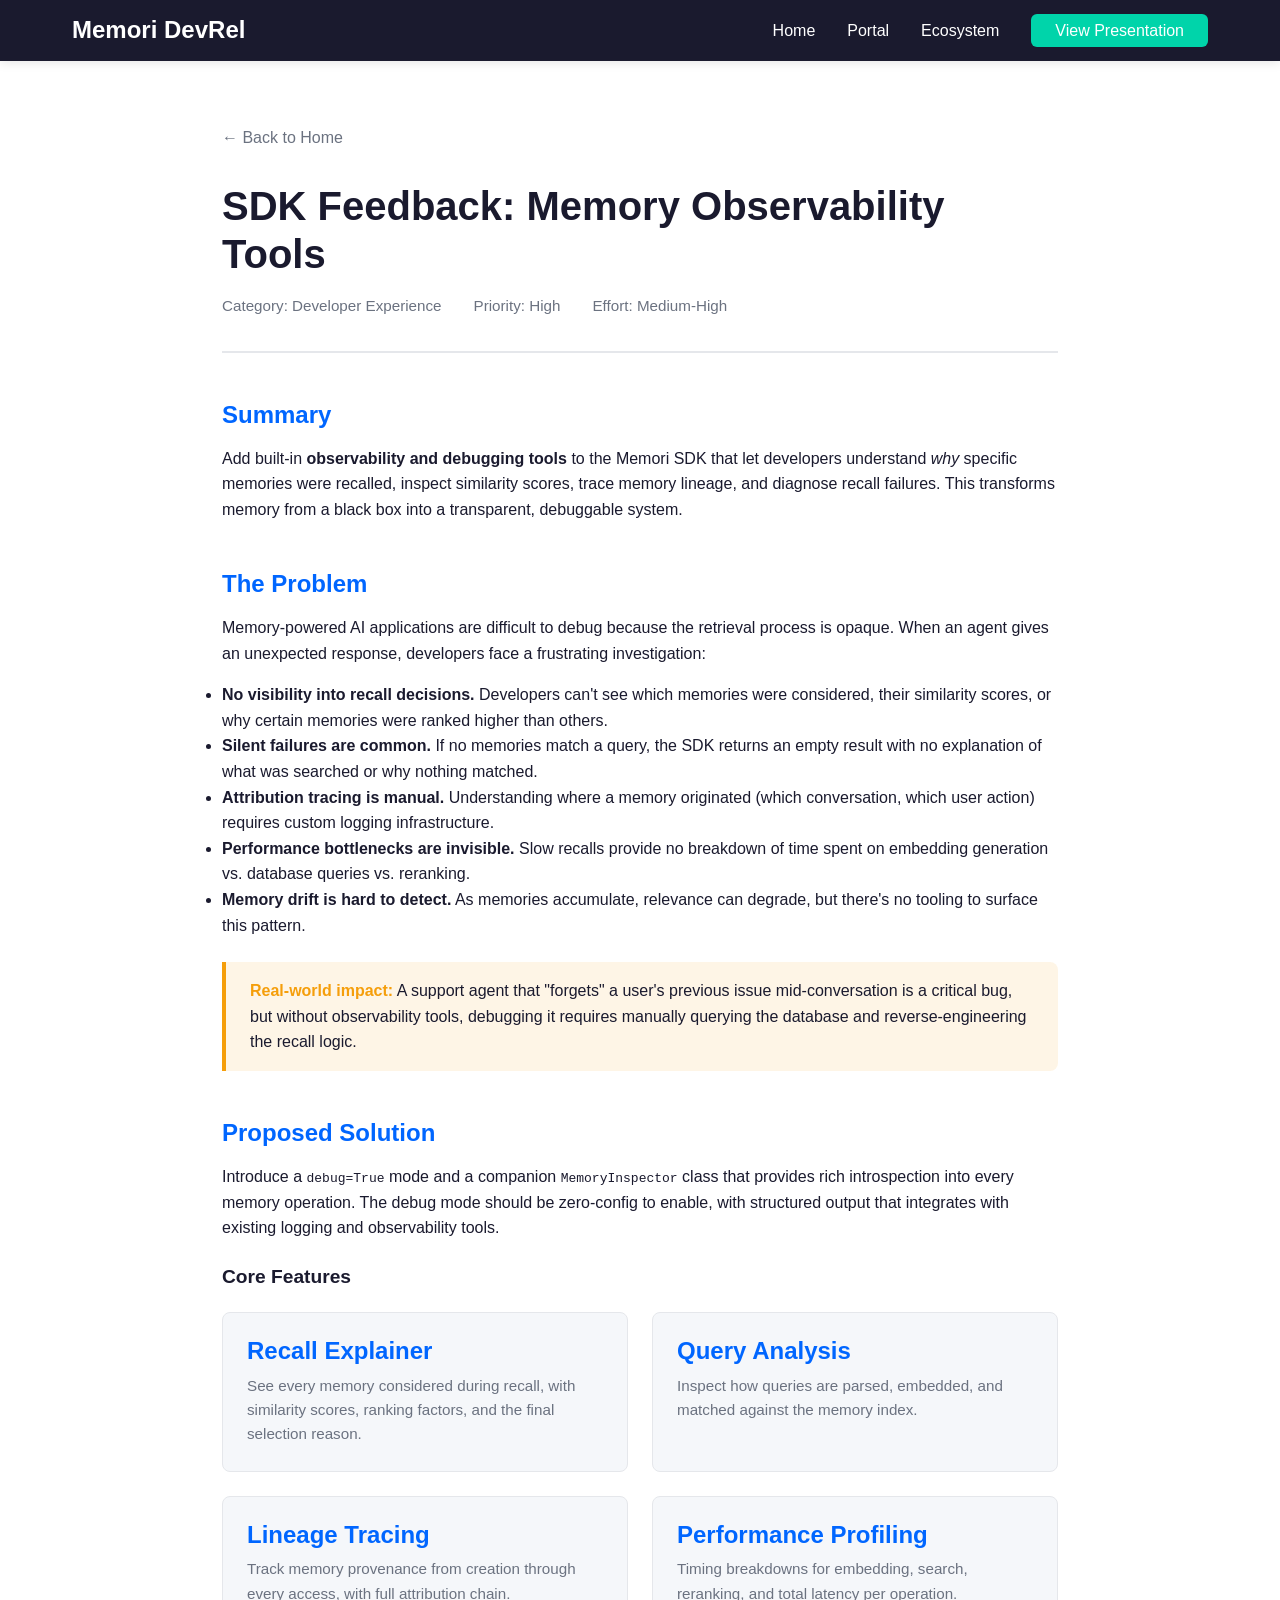
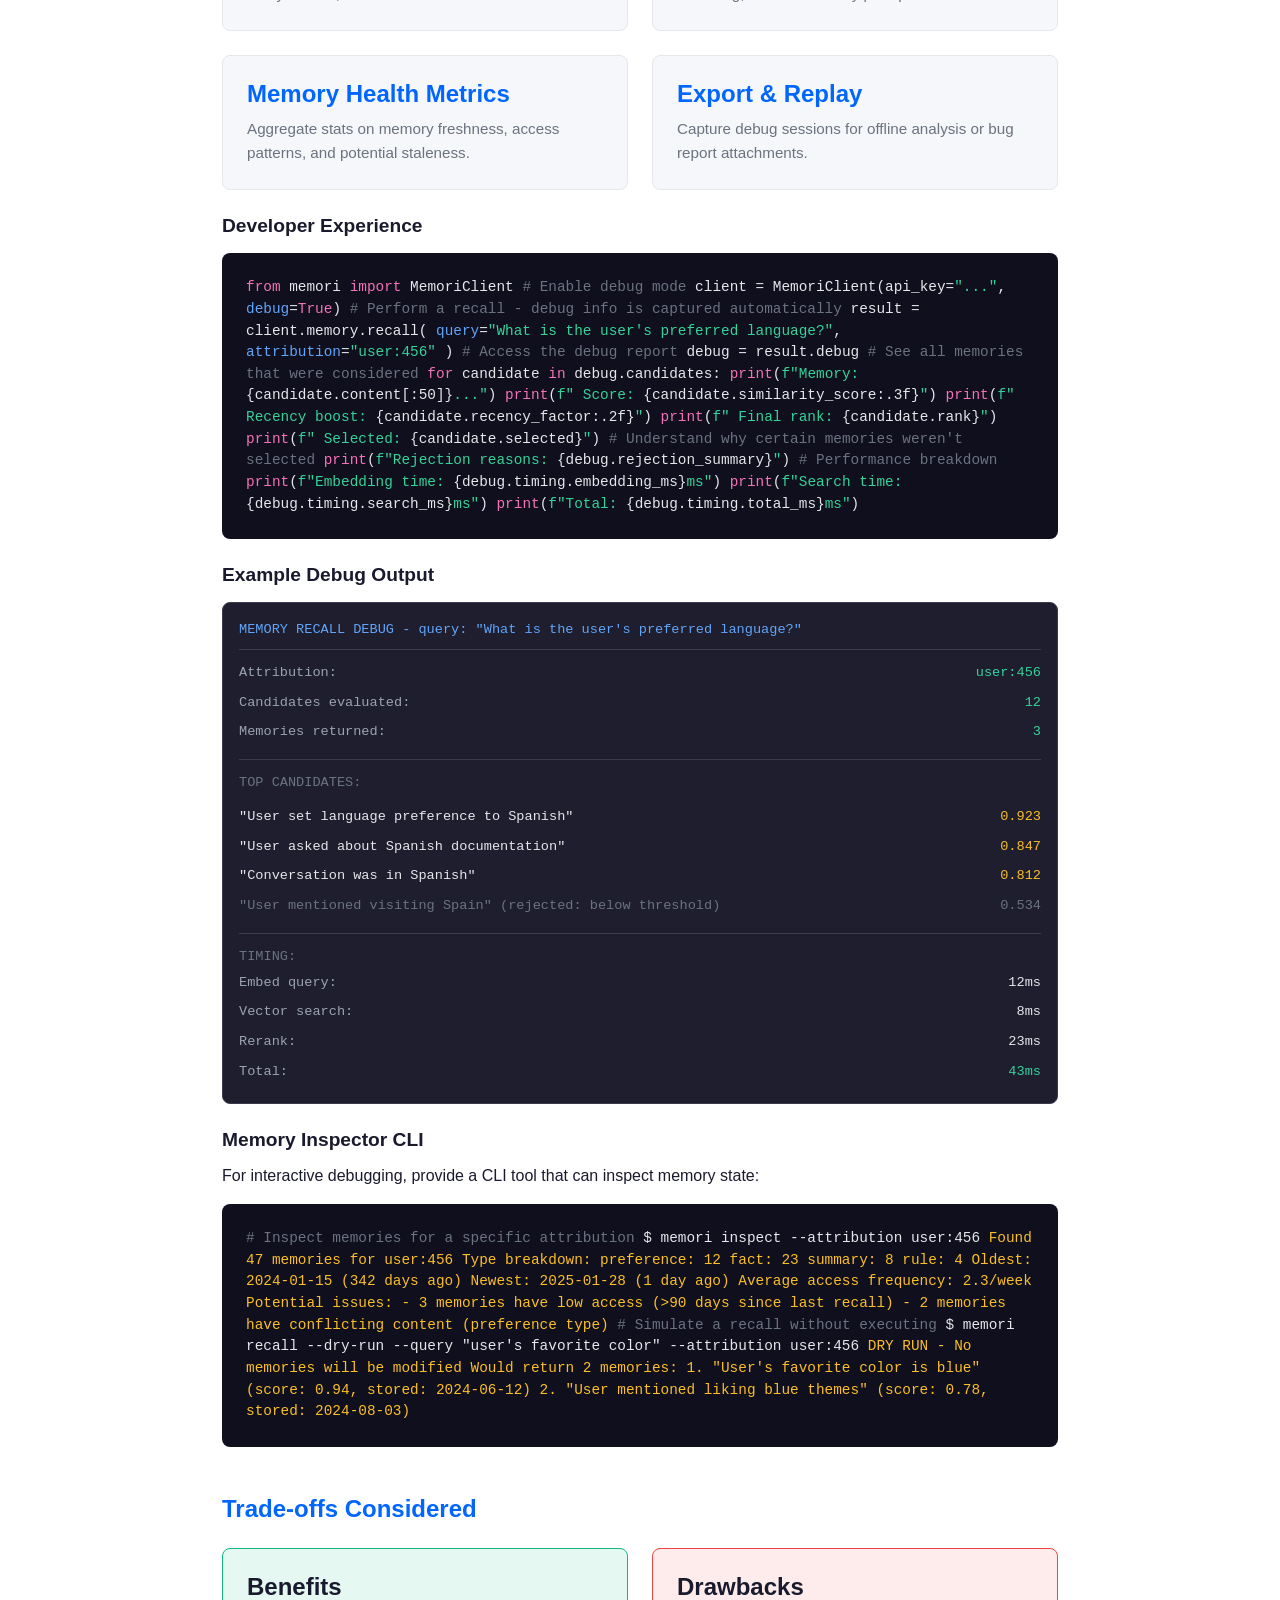
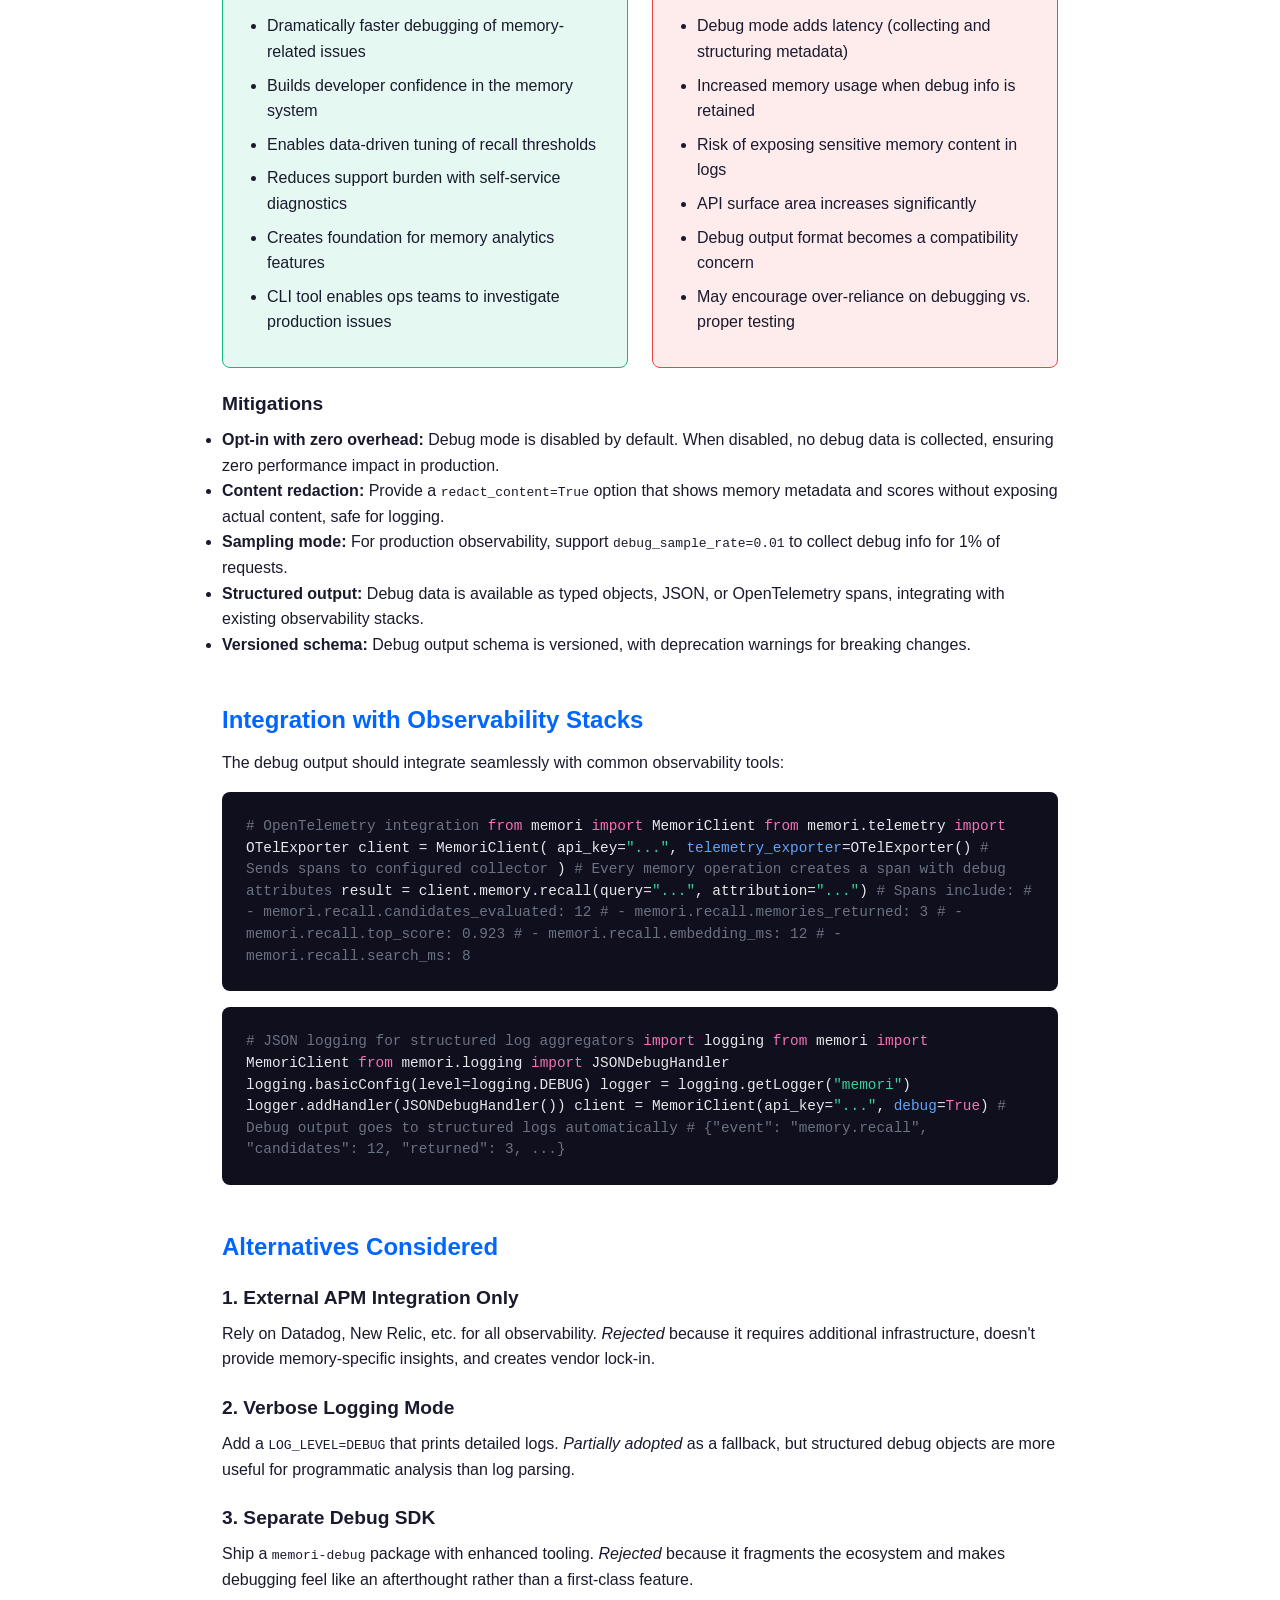
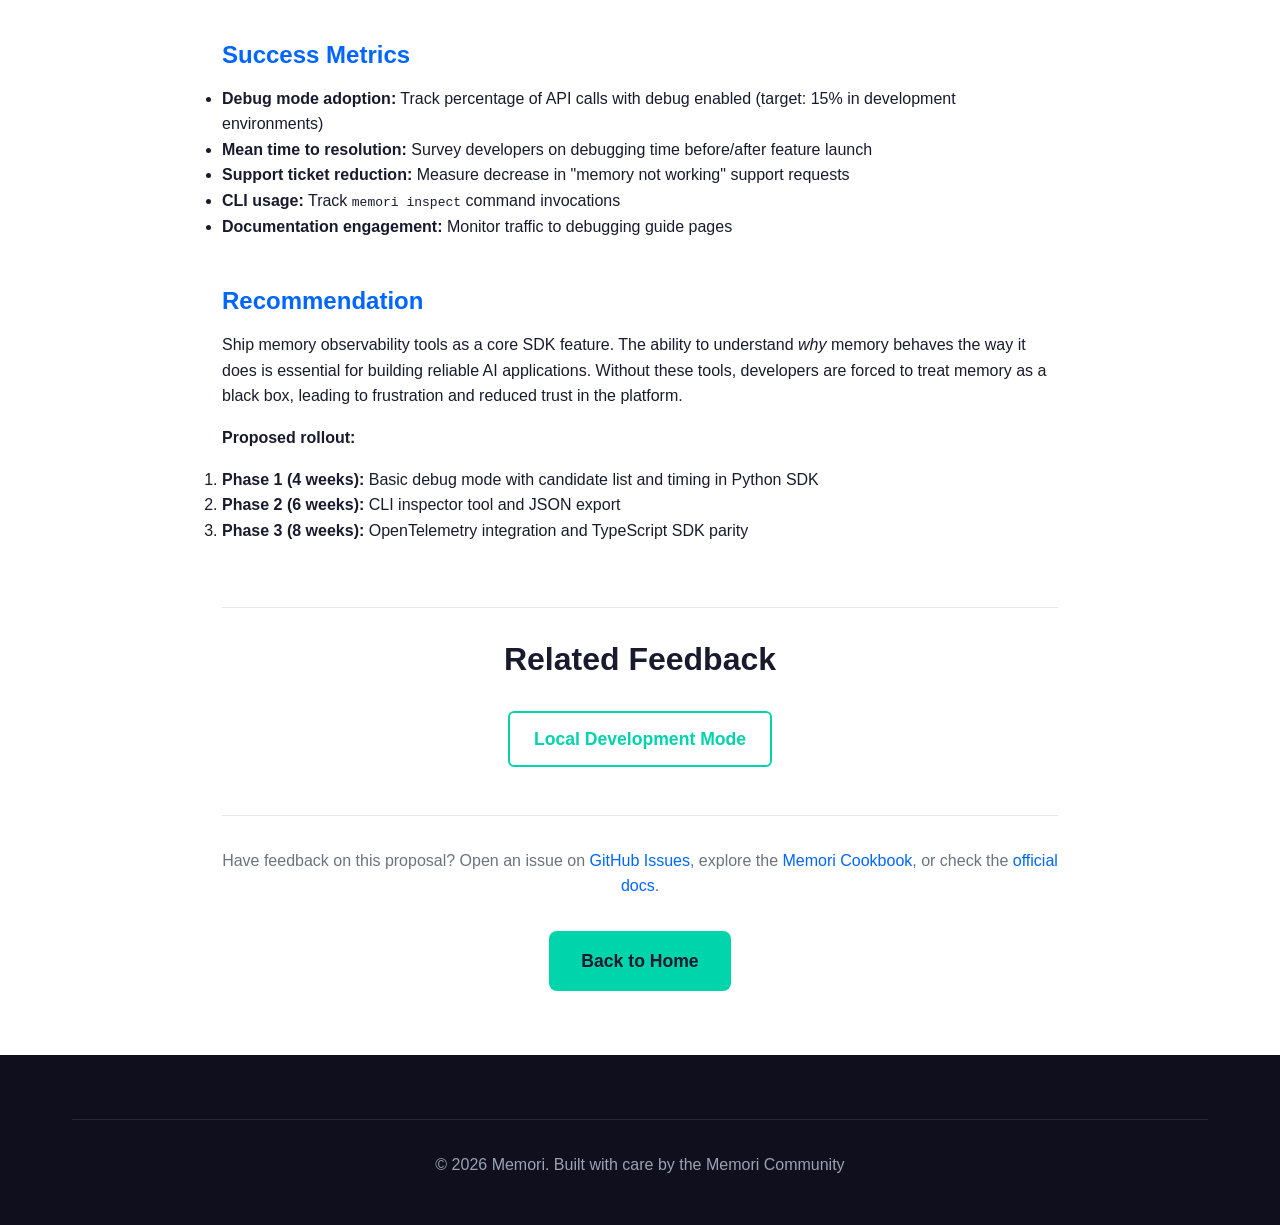
<file: sdk-feedback-observability.html>
<!DOCTYPE html>
<html lang="en">
<head>
    <meta charset="UTF-8">
    <meta name="viewport" content="width=device-width, initial-scale=1.0">
    <title>SDK Feedback: Memory Observability Tools | Memori DevRel</title>
    <link rel="stylesheet" href="assets/css/style.css">
    <style>
        .feedback-page {
            max-width: 900px;
            margin: 0 auto;
            padding: 4rem 2rem;
        }
        .feedback-header {
            margin-bottom: 3rem;
            padding-bottom: 2rem;
            border-bottom: 2px solid var(--border-color);
        }
        .feedback-header h1 {
            font-size: 2.5rem;
            margin-bottom: 1rem;
        }
        .feedback-meta {
            display: flex;
            gap: 2rem;
            color: var(--text-gray);
            font-size: 0.95rem;
        }
        .feedback-meta span {
            display: flex;
            align-items: center;
            gap: 0.5rem;
        }
        .section-block {
            margin-bottom: 3rem;
        }
        .section-block h2 {
            font-size: 1.5rem;
            color: var(--secondary-color);
            margin-bottom: 1rem;
            text-align: left;
        }
        .section-block h3 {
            font-size: 1.2rem;
            margin-top: 1.5rem;
            margin-bottom: 0.75rem;
        }
        .code-block {
            background-color: var(--darker-bg);
            color: #e5e7eb;
            padding: 1.5rem;
            border-radius: 8px;
            overflow-x: auto;
            font-family: 'Monaco', 'Menlo', monospace;
            font-size: 0.9rem;
            line-height: 1.5;
            margin: 1rem 0;
        }
        .code-block .comment { color: #6b7280; }
        .code-block .keyword { color: #f472b6; }
        .code-block .string { color: #34d399; }
        .code-block .function { color: #60a5fa; }
        .code-block .output { color: #fbbf24; }
        .tradeoff-grid {
            display: grid;
            grid-template-columns: 1fr 1fr;
            gap: 1.5rem;
            margin: 1.5rem 0;
        }
        .tradeoff-card {
            padding: 1.5rem;
            border-radius: 8px;
            border: 1px solid var(--border-color);
        }
        .tradeoff-card.pro {
            background-color: rgba(16, 185, 129, 0.1);
            border-color: var(--success-color);
        }
        .tradeoff-card.con {
            background-color: rgba(239, 68, 68, 0.1);
            border-color: var(--danger-color);
        }
        .tradeoff-card h4 {
            margin-bottom: 0.75rem;
            display: flex;
            align-items: center;
            gap: 0.5rem;
        }
        .tradeoff-card ul {
            margin: 0;
            padding-left: 1.25rem;
        }
        .tradeoff-card li {
            margin-bottom: 0.5rem;
        }
        .callout {
            background-color: rgba(0, 102, 255, 0.1);
            border-left: 4px solid var(--secondary-color);
            padding: 1rem 1.5rem;
            margin: 1.5rem 0;
            border-radius: 0 8px 8px 0;
        }
        .callout strong {
            color: var(--secondary-color);
        }
        .callout.warning {
            background-color: rgba(245, 158, 11, 0.1);
            border-left-color: var(--warning-color);
        }
        .callout.warning strong {
            color: var(--warning-color);
        }
        .back-link {
            display: inline-flex;
            align-items: center;
            gap: 0.5rem;
            margin-bottom: 2rem;
            color: var(--text-gray);
        }
        .back-link:hover {
            color: var(--primary-color);
        }
        .feature-grid {
            display: grid;
            grid-template-columns: repeat(auto-fit, minmax(280px, 1fr));
            gap: 1.5rem;
            margin: 1.5rem 0;
        }
        .feature-card {
            padding: 1.5rem;
            border-radius: 8px;
            background-color: var(--light-bg);
            border: 1px solid var(--border-color);
        }
        .feature-card h4 {
            color: var(--secondary-color);
            margin-bottom: 0.5rem;
            display: flex;
            align-items: center;
            gap: 0.5rem;
        }
        .feature-card p {
            margin: 0;
            color: var(--text-gray);
            font-size: 0.95rem;
        }
        .debug-output {
            background-color: #1e1e2e;
            border: 1px solid #3b3b4f;
            border-radius: 8px;
            padding: 1rem;
            margin: 1rem 0;
            font-family: 'Monaco', 'Menlo', monospace;
            font-size: 0.85rem;
        }
        .debug-output .header {
            color: #60a5fa;
            border-bottom: 1px solid #3b3b4f;
            padding-bottom: 0.5rem;
            margin-bottom: 0.5rem;
        }
        .debug-output .row {
            display: flex;
            justify-content: space-between;
            padding: 0.25rem 0;
            color: #e5e7eb;
        }
        .debug-output .label {
            color: #9ca3af;
        }
        .debug-output .value {
            color: #34d399;
        }
        .debug-output .score {
            color: #fbbf24;
        }
        .debug-output .dim {
            color: #6b7280;
        }
        @media (max-width: 768px) {
            .tradeoff-grid, .feature-grid {
                grid-template-columns: 1fr;
            }
            .feedback-meta {
                flex-direction: column;
                gap: 0.5rem;
            }
        }
    </style>
</head>
<body>
    <header>
        <nav>
            <div class="logo">
                <h1>Memori DevRel</h1>
            </div>
            <ul class="nav-links">
                <li><a href="index.html">Home</a></li>
                <li><a href="portal.html">Portal</a></li>
                <li><a href="ecosystem.html">Ecosystem</a></li>
                <li><a href="presentation.html" class="cta-btn">View Presentation</a></li>
            </ul>
        </nav>
    </header>

    <main class="feedback-page">
        <a href="index.html" class="back-link">&larr; Back to Home</a>

        <div class="feedback-header">
            <h1>SDK Feedback: Memory Observability Tools</h1>
            <div class="feedback-meta">
                <span>Category: Developer Experience</span>
                <span>Priority: High</span>
                <span>Effort: Medium-High</span>
            </div>
        </div>

        <div class="section-block">
            <h2>Summary</h2>
            <p>
                Add built-in <strong>observability and debugging tools</strong> to the Memori SDK that let developers understand <em>why</em> specific memories were recalled, inspect similarity scores, trace memory lineage, and diagnose recall failures. This transforms memory from a black box into a transparent, debuggable system.
            </p>
        </div>

        <div class="section-block">
            <h2>The Problem</h2>
            <p>
                Memory-powered AI applications are difficult to debug because the retrieval process is opaque. When an agent gives an unexpected response, developers face a frustrating investigation:
            </p>
            <ul>
                <li><strong>No visibility into recall decisions.</strong> Developers can't see which memories were considered, their similarity scores, or why certain memories were ranked higher than others.</li>
                <li><strong>Silent failures are common.</strong> If no memories match a query, the SDK returns an empty result with no explanation of what was searched or why nothing matched.</li>
                <li><strong>Attribution tracing is manual.</strong> Understanding where a memory originated (which conversation, which user action) requires custom logging infrastructure.</li>
                <li><strong>Performance bottlenecks are invisible.</strong> Slow recalls provide no breakdown of time spent on embedding generation vs. database queries vs. reranking.</li>
                <li><strong>Memory drift is hard to detect.</strong> As memories accumulate, relevance can degrade, but there's no tooling to surface this pattern.</li>
            </ul>

            <div class="callout warning">
                <strong>Real-world impact:</strong> A support agent that "forgets" a user's previous issue mid-conversation is a critical bug, but without observability tools, debugging it requires manually querying the database and reverse-engineering the recall logic.
            </div>
        </div>

        <div class="section-block">
            <h2>Proposed Solution</h2>
            <p>
                Introduce a <code>debug=True</code> mode and a companion <code>MemoryInspector</code> class that provides rich introspection into every memory operation. The debug mode should be zero-config to enable, with structured output that integrates with existing logging and observability tools.
            </p>

            <h3>Core Features</h3>
            <div class="feature-grid">
                <div class="feature-card">
                    <h4>Recall Explainer</h4>
                    <p>See every memory considered during recall, with similarity scores, ranking factors, and the final selection reason.</p>
                </div>
                <div class="feature-card">
                    <h4>Query Analysis</h4>
                    <p>Inspect how queries are parsed, embedded, and matched against the memory index.</p>
                </div>
                <div class="feature-card">
                    <h4>Lineage Tracing</h4>
                    <p>Track memory provenance from creation through every access, with full attribution chain.</p>
                </div>
                <div class="feature-card">
                    <h4>Performance Profiling</h4>
                    <p>Timing breakdowns for embedding, search, reranking, and total latency per operation.</p>
                </div>
                <div class="feature-card">
                    <h4>Memory Health Metrics</h4>
                    <p>Aggregate stats on memory freshness, access patterns, and potential staleness.</p>
                </div>
                <div class="feature-card">
                    <h4>Export & Replay</h4>
                    <p>Capture debug sessions for offline analysis or bug report attachments.</p>
                </div>
            </div>

            <h3>Developer Experience</h3>
            <div class="code-block">
<span class="keyword">from</span> memori <span class="keyword">import</span> MemoriClient

<span class="comment"># Enable debug mode</span>
client = MemoriClient(api_key=<span class="string">"..."</span>, <span class="function">debug</span>=<span class="keyword">True</span>)

<span class="comment"># Perform a recall - debug info is captured automatically</span>
result = client.memory.recall(
    <span class="function">query</span>=<span class="string">"What is the user's preferred language?"</span>,
    <span class="function">attribution</span>=<span class="string">"user:456"</span>
)

<span class="comment"># Access the debug report</span>
debug = result.debug

<span class="comment"># See all memories that were considered</span>
<span class="keyword">for</span> candidate <span class="keyword">in</span> debug.candidates:
    <span class="keyword">print</span>(<span class="string">f"Memory: </span>{candidate.content[:50]}<span class="string">..."</span>)
    <span class="keyword">print</span>(<span class="string">f"  Score: </span>{candidate.similarity_score:.3f}<span class="string">"</span>)
    <span class="keyword">print</span>(<span class="string">f"  Recency boost: </span>{candidate.recency_factor:.2f}<span class="string">"</span>)
    <span class="keyword">print</span>(<span class="string">f"  Final rank: </span>{candidate.rank}<span class="string">"</span>)
    <span class="keyword">print</span>(<span class="string">f"  Selected: </span>{candidate.selected}<span class="string">"</span>)

<span class="comment"># Understand why certain memories weren't selected</span>
<span class="keyword">print</span>(<span class="string">f"Rejection reasons: </span>{debug.rejection_summary}<span class="string">"</span>)

<span class="comment"># Performance breakdown</span>
<span class="keyword">print</span>(<span class="string">f"Embedding time: </span>{debug.timing.embedding_ms}<span class="string">ms"</span>)
<span class="keyword">print</span>(<span class="string">f"Search time: </span>{debug.timing.search_ms}<span class="string">ms"</span>)
<span class="keyword">print</span>(<span class="string">f"Total: </span>{debug.timing.total_ms}<span class="string">ms"</span>)
            </div>

            <h3>Example Debug Output</h3>
            <div class="debug-output">
                <div class="header">MEMORY RECALL DEBUG - query: "What is the user's preferred language?"</div>
                <div class="row">
                    <span class="label">Attribution:</span>
                    <span class="value">user:456</span>
                </div>
                <div class="row">
                    <span class="label">Candidates evaluated:</span>
                    <span class="value">12</span>
                </div>
                <div class="row">
                    <span class="label">Memories returned:</span>
                    <span class="value">3</span>
                </div>
                <div style="margin-top: 0.75rem; border-top: 1px solid #3b3b4f; padding-top: 0.75rem;">
                    <div class="dim" style="margin-bottom: 0.5rem;">TOP CANDIDATES:</div>
                    <div class="row">
                        <span>"User set language preference to Spanish"</span>
                        <span class="score">0.923</span>
                    </div>
                    <div class="row">
                        <span>"User asked about Spanish documentation"</span>
                        <span class="score">0.847</span>
                    </div>
                    <div class="row">
                        <span>"Conversation was in Spanish"</span>
                        <span class="score">0.812</span>
                    </div>
                    <div class="row dim">
                        <span>"User mentioned visiting Spain" (rejected: below threshold)</span>
                        <span>0.534</span>
                    </div>
                </div>
                <div style="margin-top: 0.75rem; border-top: 1px solid #3b3b4f; padding-top: 0.75rem;">
                    <div class="dim">TIMING:</div>
                    <div class="row">
                        <span class="label">Embed query:</span>
                        <span>12ms</span>
                    </div>
                    <div class="row">
                        <span class="label">Vector search:</span>
                        <span>8ms</span>
                    </div>
                    <div class="row">
                        <span class="label">Rerank:</span>
                        <span>23ms</span>
                    </div>
                    <div class="row">
                        <span class="label">Total:</span>
                        <span class="value">43ms</span>
                    </div>
                </div>
            </div>

            <h3>Memory Inspector CLI</h3>
            <p>For interactive debugging, provide a CLI tool that can inspect memory state:</p>
            <div class="code-block">
<span class="comment"># Inspect memories for a specific attribution</span>
$ memori inspect --attribution user:456

<span class="output">Found 47 memories for user:456

Type breakdown:
  preference: 12
  fact: 23
  summary: 8
  rule: 4

Oldest: 2024-01-15 (342 days ago)
Newest: 2025-01-28 (1 day ago)
Average access frequency: 2.3/week

Potential issues:
  - 3 memories have low access (>90 days since last recall)
  - 2 memories have conflicting content (preference type)</span>

<span class="comment"># Simulate a recall without executing</span>
$ memori recall --dry-run --query "user's favorite color" --attribution user:456

<span class="output">DRY RUN - No memories will be modified

Would return 2 memories:
  1. "User's favorite color is blue" (score: 0.94, stored: 2024-06-12)
  2. "User mentioned liking blue themes" (score: 0.78, stored: 2024-08-03)</span>
            </div>
        </div>

        <div class="section-block">
            <h2>Trade-offs Considered</h2>

            <div class="tradeoff-grid">
                <div class="tradeoff-card pro">
                    <h4>Benefits</h4>
                    <ul>
                        <li>Dramatically faster debugging of memory-related issues</li>
                        <li>Builds developer confidence in the memory system</li>
                        <li>Enables data-driven tuning of recall thresholds</li>
                        <li>Reduces support burden with self-service diagnostics</li>
                        <li>Creates foundation for memory analytics features</li>
                        <li>CLI tool enables ops teams to investigate production issues</li>
                    </ul>
                </div>
                <div class="tradeoff-card con">
                    <h4>Drawbacks</h4>
                    <ul>
                        <li>Debug mode adds latency (collecting and structuring metadata)</li>
                        <li>Increased memory usage when debug info is retained</li>
                        <li>Risk of exposing sensitive memory content in logs</li>
                        <li>API surface area increases significantly</li>
                        <li>Debug output format becomes a compatibility concern</li>
                        <li>May encourage over-reliance on debugging vs. proper testing</li>
                    </ul>
                </div>
            </div>

            <h3>Mitigations</h3>
            <ul>
                <li><strong>Opt-in with zero overhead:</strong> Debug mode is disabled by default. When disabled, no debug data is collected, ensuring zero performance impact in production.</li>
                <li><strong>Content redaction:</strong> Provide a <code>redact_content=True</code> option that shows memory metadata and scores without exposing actual content, safe for logging.</li>
                <li><strong>Sampling mode:</strong> For production observability, support <code>debug_sample_rate=0.01</code> to collect debug info for 1% of requests.</li>
                <li><strong>Structured output:</strong> Debug data is available as typed objects, JSON, or OpenTelemetry spans, integrating with existing observability stacks.</li>
                <li><strong>Versioned schema:</strong> Debug output schema is versioned, with deprecation warnings for breaking changes.</li>
            </ul>
        </div>

        <div class="section-block">
            <h2>Integration with Observability Stacks</h2>
            <p>The debug output should integrate seamlessly with common observability tools:</p>

            <div class="code-block">
<span class="comment"># OpenTelemetry integration</span>
<span class="keyword">from</span> memori <span class="keyword">import</span> MemoriClient
<span class="keyword">from</span> memori.telemetry <span class="keyword">import</span> OTelExporter

client = MemoriClient(
    api_key=<span class="string">"..."</span>,
    <span class="function">telemetry_exporter</span>=OTelExporter()  <span class="comment"># Sends spans to configured collector</span>
)

<span class="comment"># Every memory operation creates a span with debug attributes</span>
result = client.memory.recall(query=<span class="string">"..."</span>, attribution=<span class="string">"..."</span>)

<span class="comment"># Spans include:</span>
<span class="comment"># - memori.recall.candidates_evaluated: 12</span>
<span class="comment"># - memori.recall.memories_returned: 3</span>
<span class="comment"># - memori.recall.top_score: 0.923</span>
<span class="comment"># - memori.recall.embedding_ms: 12</span>
<span class="comment"># - memori.recall.search_ms: 8</span>
            </div>

            <div class="code-block">
<span class="comment"># JSON logging for structured log aggregators</span>
<span class="keyword">import</span> logging
<span class="keyword">from</span> memori <span class="keyword">import</span> MemoriClient
<span class="keyword">from</span> memori.logging <span class="keyword">import</span> JSONDebugHandler

logging.basicConfig(level=logging.DEBUG)
logger = logging.getLogger(<span class="string">"memori"</span>)
logger.addHandler(JSONDebugHandler())

client = MemoriClient(api_key=<span class="string">"..."</span>, <span class="function">debug</span>=<span class="keyword">True</span>)

<span class="comment"># Debug output goes to structured logs automatically</span>
<span class="comment"># {"event": "memory.recall", "candidates": 12, "returned": 3, ...}</span>
            </div>
        </div>

        <div class="section-block">
            <h2>Alternatives Considered</h2>

            <h3>1. External APM Integration Only</h3>
            <p>
                Rely on Datadog, New Relic, etc. for all observability. <em>Rejected</em> because it requires additional infrastructure, doesn't provide memory-specific insights, and creates vendor lock-in.
            </p>

            <h3>2. Verbose Logging Mode</h3>
            <p>
                Add a <code>LOG_LEVEL=DEBUG</code> that prints detailed logs. <em>Partially adopted</em> as a fallback, but structured debug objects are more useful for programmatic analysis than log parsing.
            </p>

            <h3>3. Separate Debug SDK</h3>
            <p>
                Ship a <code>memori-debug</code> package with enhanced tooling. <em>Rejected</em> because it fragments the ecosystem and makes debugging feel like an afterthought rather than a first-class feature.
            </p>
        </div>

        <div class="section-block">
            <h2>Success Metrics</h2>
            <ul>
                <li><strong>Debug mode adoption:</strong> Track percentage of API calls with debug enabled (target: 15% in development environments)</li>
                <li><strong>Mean time to resolution:</strong> Survey developers on debugging time before/after feature launch</li>
                <li><strong>Support ticket reduction:</strong> Measure decrease in "memory not working" support requests</li>
                <li><strong>CLI usage:</strong> Track <code>memori inspect</code> command invocations</li>
                <li><strong>Documentation engagement:</strong> Monitor traffic to debugging guide pages</li>
            </ul>
        </div>

        <div class="section-block">
            <h2>Recommendation</h2>
            <p>
                Ship memory observability tools as a core SDK feature. The ability to understand <em>why</em> memory behaves the way it does is essential for building reliable AI applications. Without these tools, developers are forced to treat memory as a black box, leading to frustration and reduced trust in the platform.
            </p>
            <p>
                <strong>Proposed rollout:</strong>
            </p>
            <ol>
                <li><strong>Phase 1 (4 weeks):</strong> Basic debug mode with candidate list and timing in Python SDK</li>
                <li><strong>Phase 2 (6 weeks):</strong> CLI inspector tool and JSON export</li>
                <li><strong>Phase 3 (8 weeks):</strong> OpenTelemetry integration and TypeScript SDK parity</li>
            </ol>
        </div>

        <div style="margin-top: 4rem; padding-top: 2rem; border-top: 1px solid var(--border-color);">
            <h3 style="text-align: center; margin-bottom: 1rem;">Related Feedback</h3>
            <div style="display: flex; gap: 1rem; justify-content: center; flex-wrap: wrap;">
                <a href="sdk-feedback.html" class="btn btn-outline">Local Development Mode</a>
            </div>
        </div>

        <div style="margin-top: 3rem; padding-top: 2rem; border-top: 1px solid var(--border-color); text-align: center;">
            <p style="color: var(--text-gray);">
                Have feedback on this proposal? Open an issue on <a href="https://github.com/MemoriLabs/Memori/issues">GitHub Issues</a>,
                explore the <a href="https://github.com/MemoriLabs/memori-cookbook">Memori Cookbook</a>,
                or check the <a href="https://memorilabs.ai/docs/">official docs</a>.
            </p>
            <a href="index.html" class="btn btn-primary" style="margin-top: 1rem;">Back to Home</a>
        </div>
    </main>

    <footer>
        <div class="container">
            <div class="footer-bottom">
                <p>&copy; 2026 Memori. Built with care by the Memori Community</p>
            </div>
        </div>
    </footer>
</body>
</html>
</file>
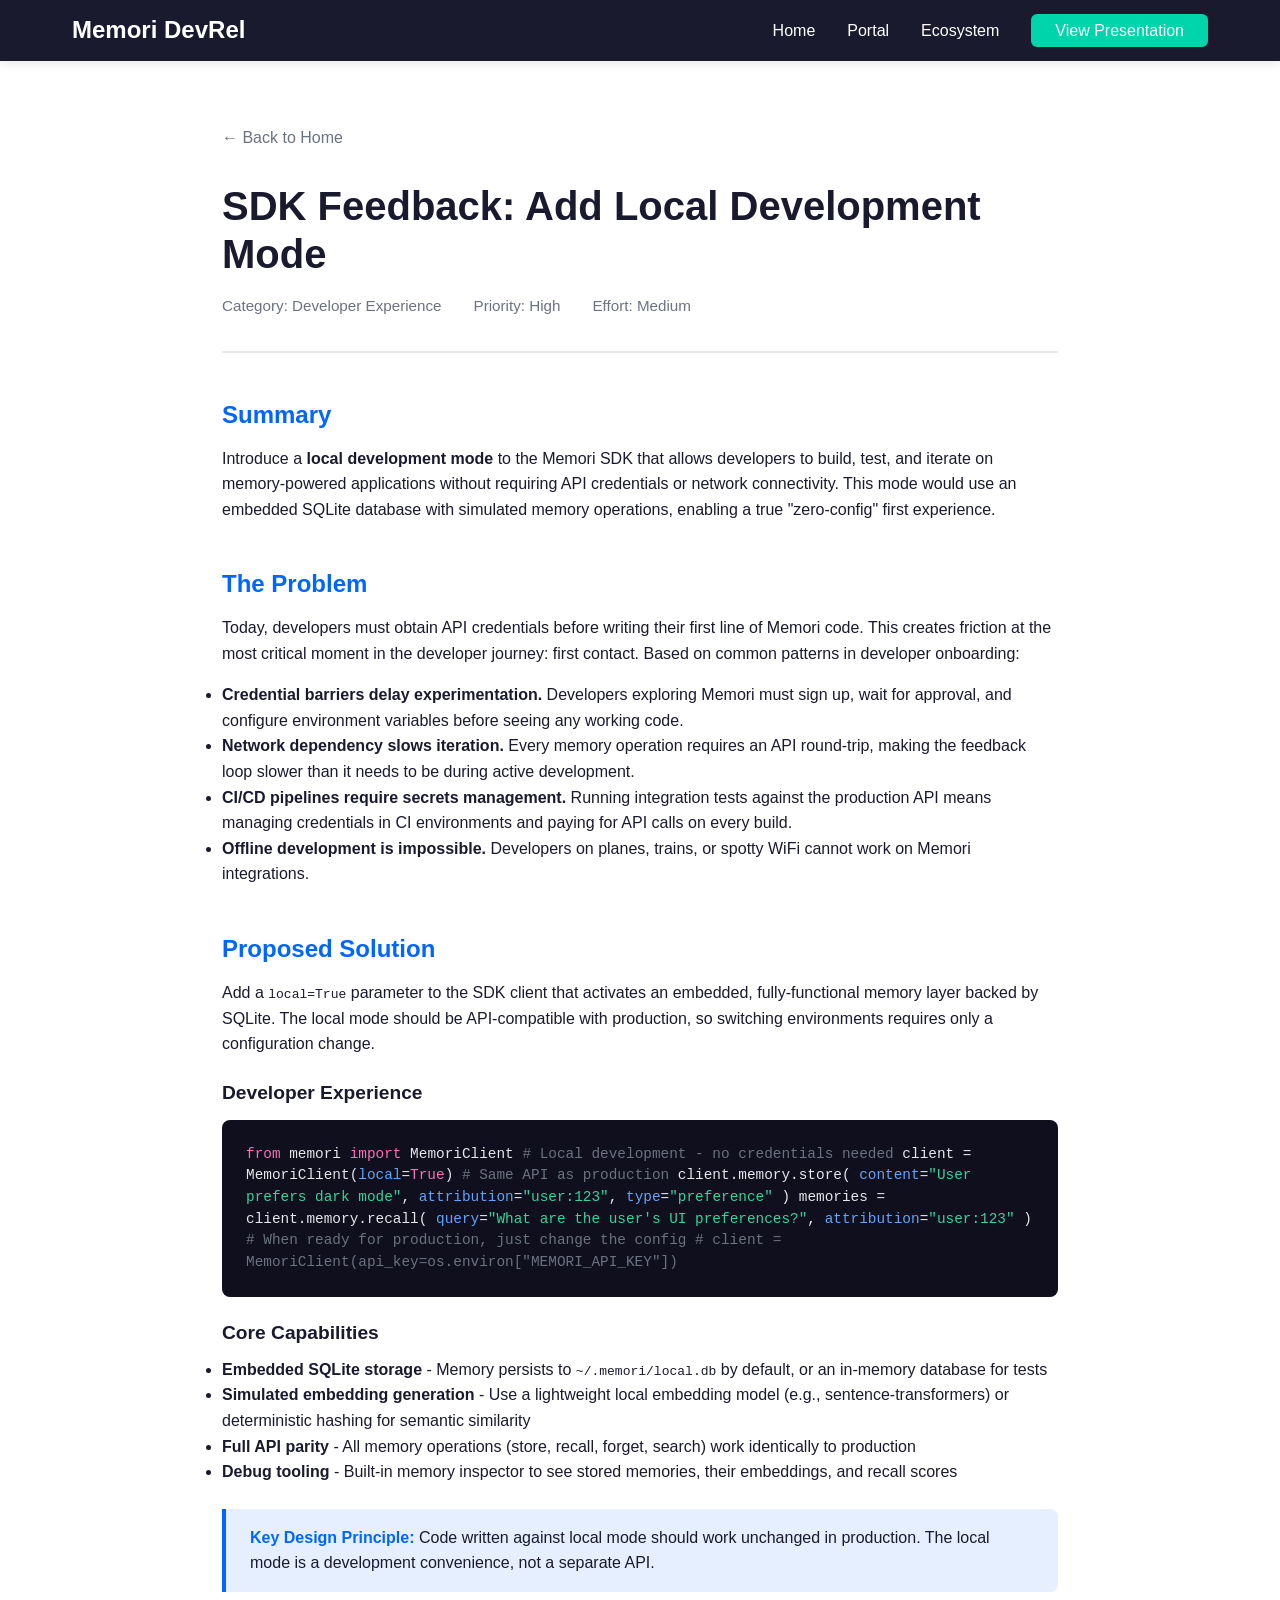
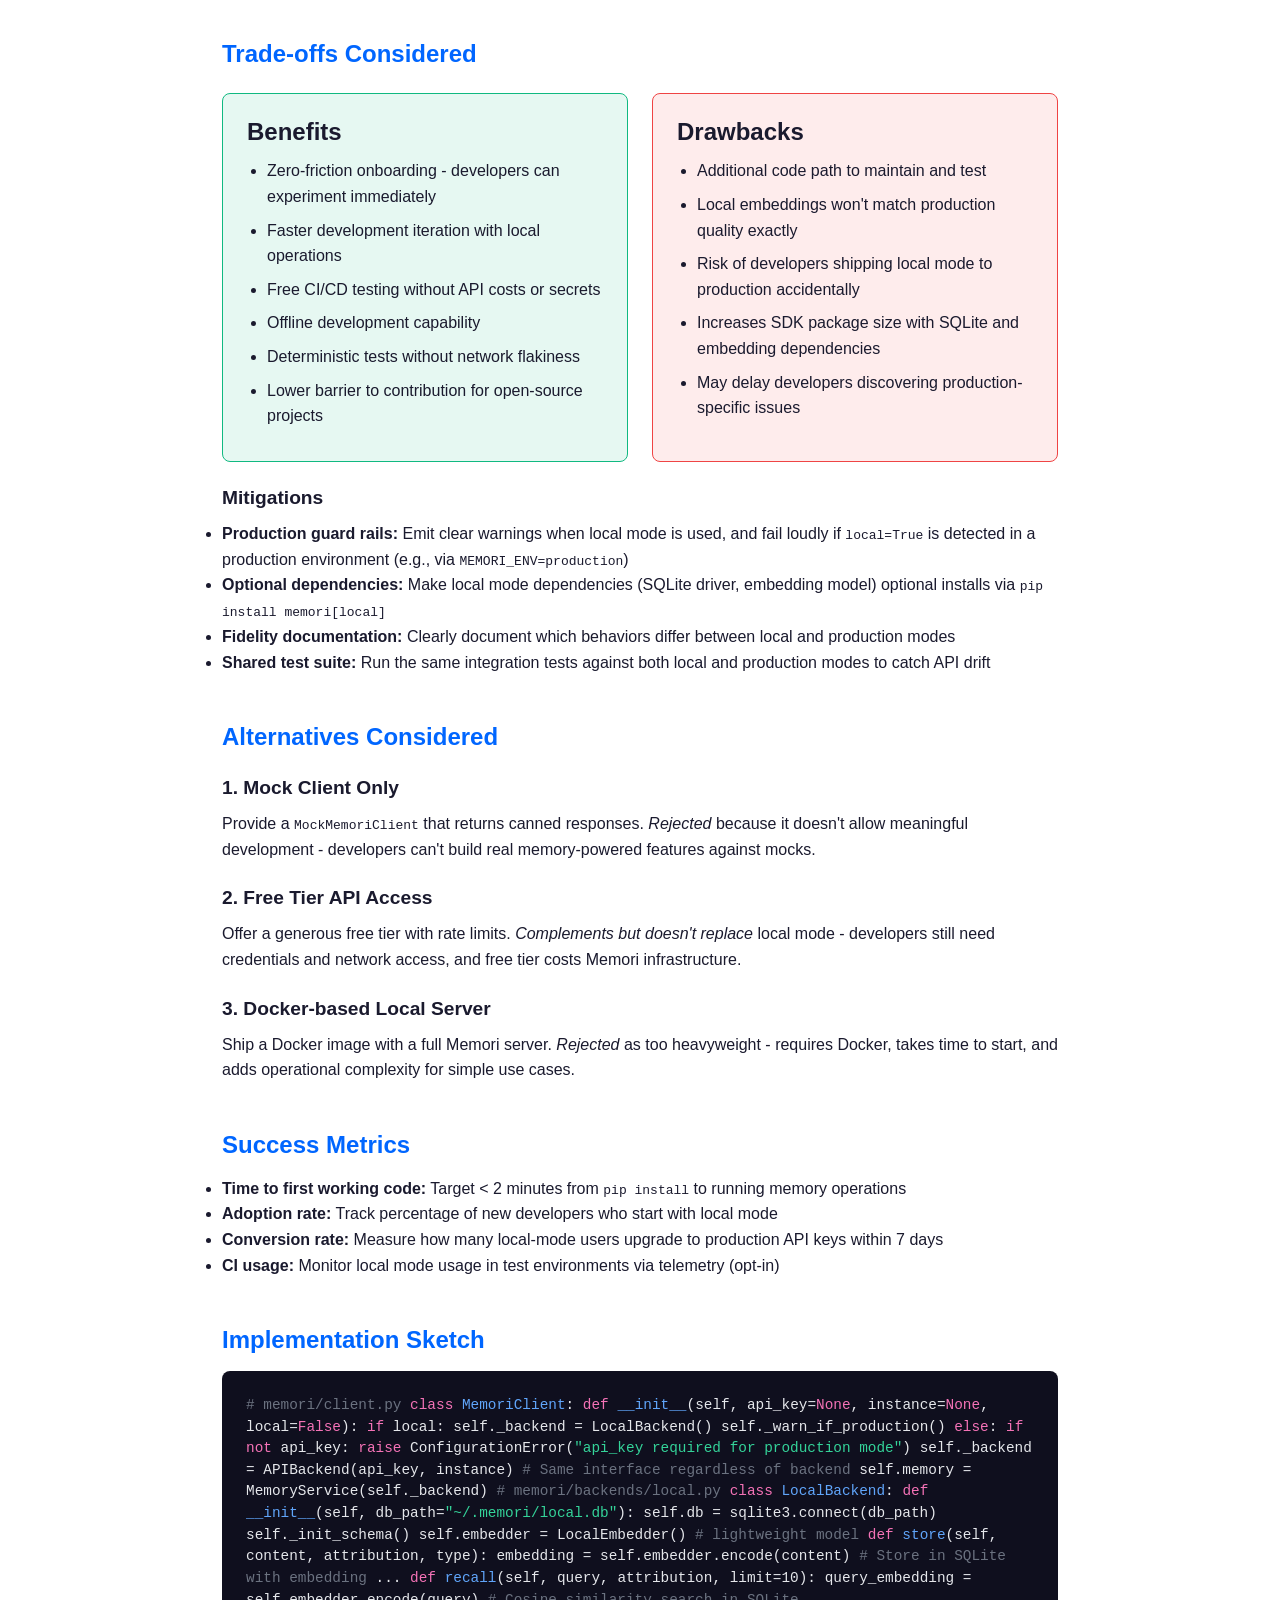
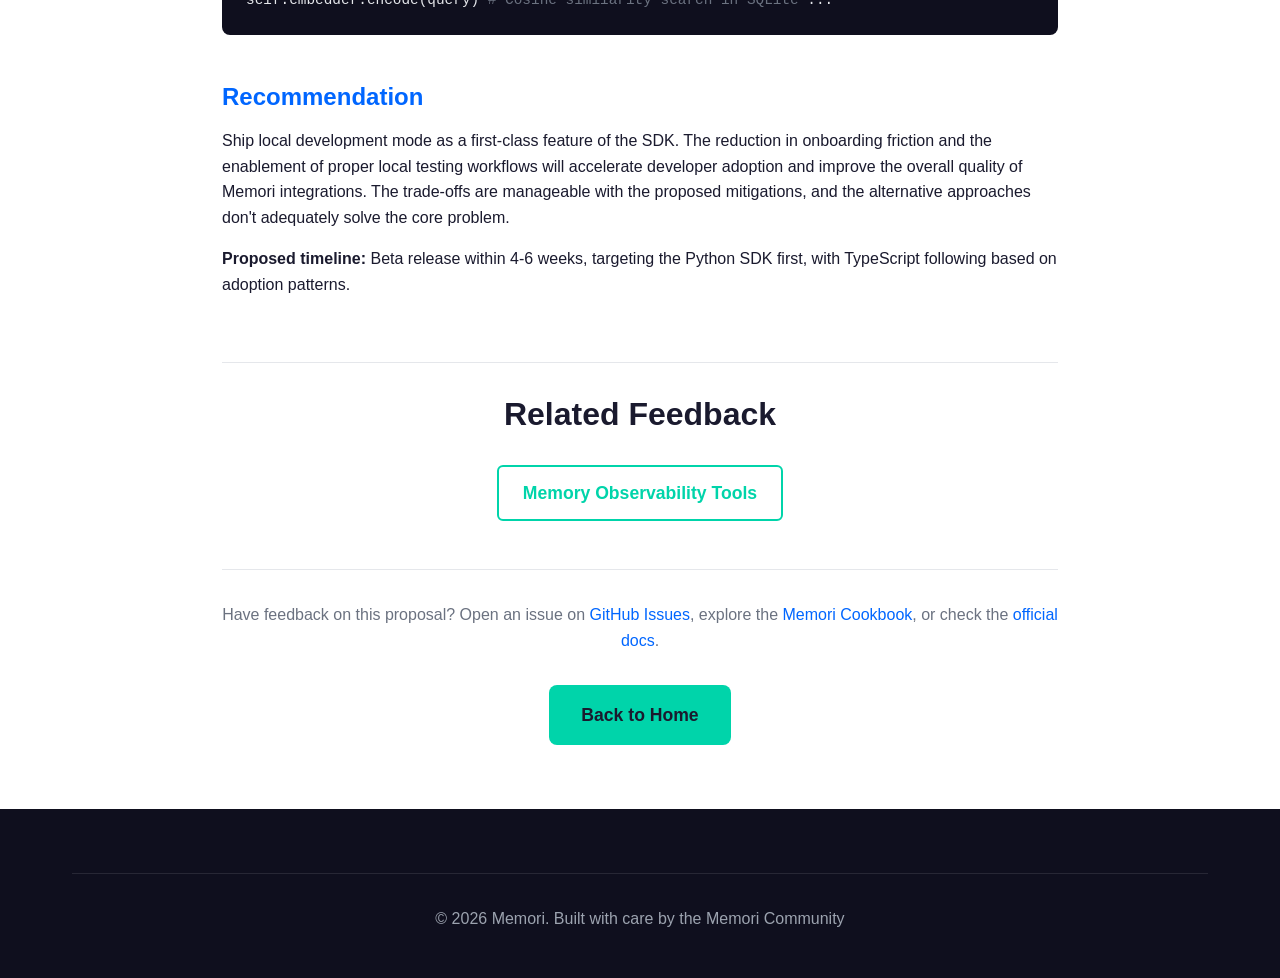
<file: sdk-feedback.html>
<!DOCTYPE html>
<html lang="en">
<head>
    <meta charset="UTF-8">
    <meta name="viewport" content="width=device-width, initial-scale=1.0">
    <title>SDK Feedback: Local Development Mode | Memori DevRel</title>
    <link rel="stylesheet" href="assets/css/style.css">
    <style>
        .feedback-page {
            max-width: 900px;
            margin: 0 auto;
            padding: 4rem 2rem;
        }
        .feedback-header {
            margin-bottom: 3rem;
            padding-bottom: 2rem;
            border-bottom: 2px solid var(--border-color);
        }
        .feedback-header h1 {
            font-size: 2.5rem;
            margin-bottom: 1rem;
        }
        .feedback-meta {
            display: flex;
            gap: 2rem;
            color: var(--text-gray);
            font-size: 0.95rem;
        }
        .feedback-meta span {
            display: flex;
            align-items: center;
            gap: 0.5rem;
        }
        .section-block {
            margin-bottom: 3rem;
        }
        .section-block h2 {
            font-size: 1.5rem;
            color: var(--secondary-color);
            margin-bottom: 1rem;
            text-align: left;
        }
        .section-block h3 {
            font-size: 1.2rem;
            margin-top: 1.5rem;
            margin-bottom: 0.75rem;
        }
        .code-block {
            background-color: var(--darker-bg);
            color: #e5e7eb;
            padding: 1.5rem;
            border-radius: 8px;
            overflow-x: auto;
            font-family: 'Monaco', 'Menlo', monospace;
            font-size: 0.9rem;
            line-height: 1.5;
            margin: 1rem 0;
        }
        .code-block .comment { color: #6b7280; }
        .code-block .keyword { color: #f472b6; }
        .code-block .string { color: #34d399; }
        .code-block .function { color: #60a5fa; }
        .tradeoff-grid {
            display: grid;
            grid-template-columns: 1fr 1fr;
            gap: 1.5rem;
            margin: 1.5rem 0;
        }
        .tradeoff-card {
            padding: 1.5rem;
            border-radius: 8px;
            border: 1px solid var(--border-color);
        }
        .tradeoff-card.pro {
            background-color: rgba(16, 185, 129, 0.1);
            border-color: var(--success-color);
        }
        .tradeoff-card.con {
            background-color: rgba(239, 68, 68, 0.1);
            border-color: var(--danger-color);
        }
        .tradeoff-card h4 {
            margin-bottom: 0.75rem;
            display: flex;
            align-items: center;
            gap: 0.5rem;
        }
        .tradeoff-card ul {
            margin: 0;
            padding-left: 1.25rem;
        }
        .tradeoff-card li {
            margin-bottom: 0.5rem;
        }
        .callout {
            background-color: rgba(0, 102, 255, 0.1);
            border-left: 4px solid var(--secondary-color);
            padding: 1rem 1.5rem;
            margin: 1.5rem 0;
            border-radius: 0 8px 8px 0;
        }
        .callout strong {
            color: var(--secondary-color);
        }
        .back-link {
            display: inline-flex;
            align-items: center;
            gap: 0.5rem;
            margin-bottom: 2rem;
            color: var(--text-gray);
        }
        .back-link:hover {
            color: var(--primary-color);
        }
        @media (max-width: 768px) {
            .tradeoff-grid {
                grid-template-columns: 1fr;
            }
            .feedback-meta {
                flex-direction: column;
                gap: 0.5rem;
            }
        }
    </style>
</head>
<body>
    <header>
        <nav>
            <div class="logo">
                <h1>Memori DevRel</h1>
            </div>
            <ul class="nav-links">
                <li><a href="index.html">Home</a></li>
                <li><a href="portal.html">Portal</a></li>
                <li><a href="ecosystem.html">Ecosystem</a></li>
                <li><a href="presentation.html" class="cta-btn">View Presentation</a></li>
            </ul>
        </nav>
    </header>

    <main class="feedback-page">
        <a href="index.html" class="back-link">&larr; Back to Home</a>

        <div class="feedback-header">
            <h1>SDK Feedback: Add Local Development Mode</h1>
            <div class="feedback-meta">
                <span>Category: Developer Experience</span>
                <span>Priority: High</span>
                <span>Effort: Medium</span>
            </div>
        </div>

        <div class="section-block">
            <h2>Summary</h2>
            <p>
                Introduce a <strong>local development mode</strong> to the Memori SDK that allows developers to build, test, and iterate on memory-powered applications without requiring API credentials or network connectivity. This mode would use an embedded SQLite database with simulated memory operations, enabling a true "zero-config" first experience.
            </p>
        </div>

        <div class="section-block">
            <h2>The Problem</h2>
            <p>
                Today, developers must obtain API credentials before writing their first line of Memori code. This creates friction at the most critical moment in the developer journey: first contact. Based on common patterns in developer onboarding:
            </p>
            <ul>
                <li><strong>Credential barriers delay experimentation.</strong> Developers exploring Memori must sign up, wait for approval, and configure environment variables before seeing any working code.</li>
                <li><strong>Network dependency slows iteration.</strong> Every memory operation requires an API round-trip, making the feedback loop slower than it needs to be during active development.</li>
                <li><strong>CI/CD pipelines require secrets management.</strong> Running integration tests against the production API means managing credentials in CI environments and paying for API calls on every build.</li>
                <li><strong>Offline development is impossible.</strong> Developers on planes, trains, or spotty WiFi cannot work on Memori integrations.</li>
            </ul>
        </div>

        <div class="section-block">
            <h2>Proposed Solution</h2>
            <p>
                Add a <code>local=True</code> parameter to the SDK client that activates an embedded, fully-functional memory layer backed by SQLite. The local mode should be API-compatible with production, so switching environments requires only a configuration change.
            </p>

            <h3>Developer Experience</h3>
            <div class="code-block">
<span class="keyword">from</span> memori <span class="keyword">import</span> MemoriClient

<span class="comment"># Local development - no credentials needed</span>
client = MemoriClient(<span class="function">local</span>=<span class="keyword">True</span>)

<span class="comment"># Same API as production</span>
client.memory.store(
    <span class="function">content</span>=<span class="string">"User prefers dark mode"</span>,
    <span class="function">attribution</span>=<span class="string">"user:123"</span>,
    <span class="function">type</span>=<span class="string">"preference"</span>
)

memories = client.memory.recall(
    <span class="function">query</span>=<span class="string">"What are the user's UI preferences?"</span>,
    <span class="function">attribution</span>=<span class="string">"user:123"</span>
)

<span class="comment"># When ready for production, just change the config</span>
<span class="comment"># client = MemoriClient(api_key=os.environ["MEMORI_API_KEY"])</span>
            </div>

            <h3>Core Capabilities</h3>
            <ul>
                <li><strong>Embedded SQLite storage</strong> - Memory persists to <code>~/.memori/local.db</code> by default, or an in-memory database for tests</li>
                <li><strong>Simulated embedding generation</strong> - Use a lightweight local embedding model (e.g., sentence-transformers) or deterministic hashing for semantic similarity</li>
                <li><strong>Full API parity</strong> - All memory operations (store, recall, forget, search) work identically to production</li>
                <li><strong>Debug tooling</strong> - Built-in memory inspector to see stored memories, their embeddings, and recall scores</li>
            </ul>

            <div class="callout">
                <strong>Key Design Principle:</strong> Code written against local mode should work unchanged in production. The local mode is a development convenience, not a separate API.
            </div>
        </div>

        <div class="section-block">
            <h2>Trade-offs Considered</h2>

            <div class="tradeoff-grid">
                <div class="tradeoff-card pro">
                    <h4>Benefits</h4>
                    <ul>
                        <li>Zero-friction onboarding - developers can experiment immediately</li>
                        <li>Faster development iteration with local operations</li>
                        <li>Free CI/CD testing without API costs or secrets</li>
                        <li>Offline development capability</li>
                        <li>Deterministic tests without network flakiness</li>
                        <li>Lower barrier to contribution for open-source projects</li>
                    </ul>
                </div>
                <div class="tradeoff-card con">
                    <h4>Drawbacks</h4>
                    <ul>
                        <li>Additional code path to maintain and test</li>
                        <li>Local embeddings won't match production quality exactly</li>
                        <li>Risk of developers shipping local mode to production accidentally</li>
                        <li>Increases SDK package size with SQLite and embedding dependencies</li>
                        <li>May delay developers discovering production-specific issues</li>
                    </ul>
                </div>
            </div>

            <h3>Mitigations</h3>
            <ul>
                <li><strong>Production guard rails:</strong> Emit clear warnings when local mode is used, and fail loudly if <code>local=True</code> is detected in a production environment (e.g., via <code>MEMORI_ENV=production</code>)</li>
                <li><strong>Optional dependencies:</strong> Make local mode dependencies (SQLite driver, embedding model) optional installs via <code>pip install memori[local]</code></li>
                <li><strong>Fidelity documentation:</strong> Clearly document which behaviors differ between local and production modes</li>
                <li><strong>Shared test suite:</strong> Run the same integration tests against both local and production modes to catch API drift</li>
            </ul>
        </div>

        <div class="section-block">
            <h2>Alternatives Considered</h2>

            <h3>1. Mock Client Only</h3>
            <p>
                Provide a <code>MockMemoriClient</code> that returns canned responses. <em>Rejected</em> because it doesn't allow meaningful development - developers can't build real memory-powered features against mocks.
            </p>

            <h3>2. Free Tier API Access</h3>
            <p>
                Offer a generous free tier with rate limits. <em>Complements but doesn't replace</em> local mode - developers still need credentials and network access, and free tier costs Memori infrastructure.
            </p>

            <h3>3. Docker-based Local Server</h3>
            <p>
                Ship a Docker image with a full Memori server. <em>Rejected</em> as too heavyweight - requires Docker, takes time to start, and adds operational complexity for simple use cases.
            </p>
        </div>

        <div class="section-block">
            <h2>Success Metrics</h2>
            <ul>
                <li><strong>Time to first working code:</strong> Target < 2 minutes from <code>pip install</code> to running memory operations</li>
                <li><strong>Adoption rate:</strong> Track percentage of new developers who start with local mode</li>
                <li><strong>Conversion rate:</strong> Measure how many local-mode users upgrade to production API keys within 7 days</li>
                <li><strong>CI usage:</strong> Monitor local mode usage in test environments via telemetry (opt-in)</li>
            </ul>
        </div>

        <div class="section-block">
            <h2>Implementation Sketch</h2>
            <div class="code-block">
<span class="comment"># memori/client.py</span>
<span class="keyword">class</span> <span class="function">MemoriClient</span>:
    <span class="keyword">def</span> <span class="function">__init__</span>(self, api_key=<span class="keyword">None</span>, instance=<span class="keyword">None</span>, local=<span class="keyword">False</span>):
        <span class="keyword">if</span> local:
            self._backend = LocalBackend()
            self._warn_if_production()
        <span class="keyword">else</span>:
            <span class="keyword">if not</span> api_key:
                <span class="keyword">raise</span> ConfigurationError(<span class="string">"api_key required for production mode"</span>)
            self._backend = APIBackend(api_key, instance)

        <span class="comment"># Same interface regardless of backend</span>
        self.memory = MemoryService(self._backend)

<span class="comment"># memori/backends/local.py</span>
<span class="keyword">class</span> <span class="function">LocalBackend</span>:
    <span class="keyword">def</span> <span class="function">__init__</span>(self, db_path=<span class="string">"~/.memori/local.db"</span>):
        self.db = sqlite3.connect(db_path)
        self._init_schema()
        self.embedder = LocalEmbedder()  <span class="comment"># lightweight model</span>

    <span class="keyword">def</span> <span class="function">store</span>(self, content, attribution, type):
        embedding = self.embedder.encode(content)
        <span class="comment"># Store in SQLite with embedding</span>
        ...

    <span class="keyword">def</span> <span class="function">recall</span>(self, query, attribution, limit=10):
        query_embedding = self.embedder.encode(query)
        <span class="comment"># Cosine similarity search in SQLite</span>
        ...
            </div>
        </div>

        <div class="section-block">
            <h2>Recommendation</h2>
            <p>
                Ship local development mode as a first-class feature of the SDK. The reduction in onboarding friction and the enablement of proper local testing workflows will accelerate developer adoption and improve the overall quality of Memori integrations. The trade-offs are manageable with the proposed mitigations, and the alternative approaches don't adequately solve the core problem.
            </p>
            <p>
                <strong>Proposed timeline:</strong> Beta release within 4-6 weeks, targeting the Python SDK first, with TypeScript following based on adoption patterns.
            </p>
        </div>

        <div style="margin-top: 4rem; padding-top: 2rem; border-top: 1px solid var(--border-color);">
            <h3 style="text-align: center; margin-bottom: 1rem;">Related Feedback</h3>
            <div style="display: flex; gap: 1rem; justify-content: center; flex-wrap: wrap;">
                <a href="sdk-feedback-observability.html" class="btn btn-outline">Memory Observability Tools</a>
            </div>
        </div>

        <div style="margin-top: 3rem; padding-top: 2rem; border-top: 1px solid var(--border-color); text-align: center;">
            <p style="color: var(--text-gray);">
                Have feedback on this proposal? Open an issue on <a href="https://github.com/MemoriLabs/Memori/issues">GitHub Issues</a>,
                explore the <a href="https://github.com/MemoriLabs/memori-cookbook">Memori Cookbook</a>,
                or check the <a href="https://memorilabs.ai/docs/">official docs</a>.
            </p>
            <a href="index.html" class="btn btn-primary" style="margin-top: 1rem;">Back to Home</a>
        </div>
    </main>

    <footer>
        <div class="container">
            <div class="footer-bottom">
                <p>&copy; 2026 Memori. Built with care by the Memori Community</p>
            </div>
        </div>
    </footer>
</body>
</html>
</file>
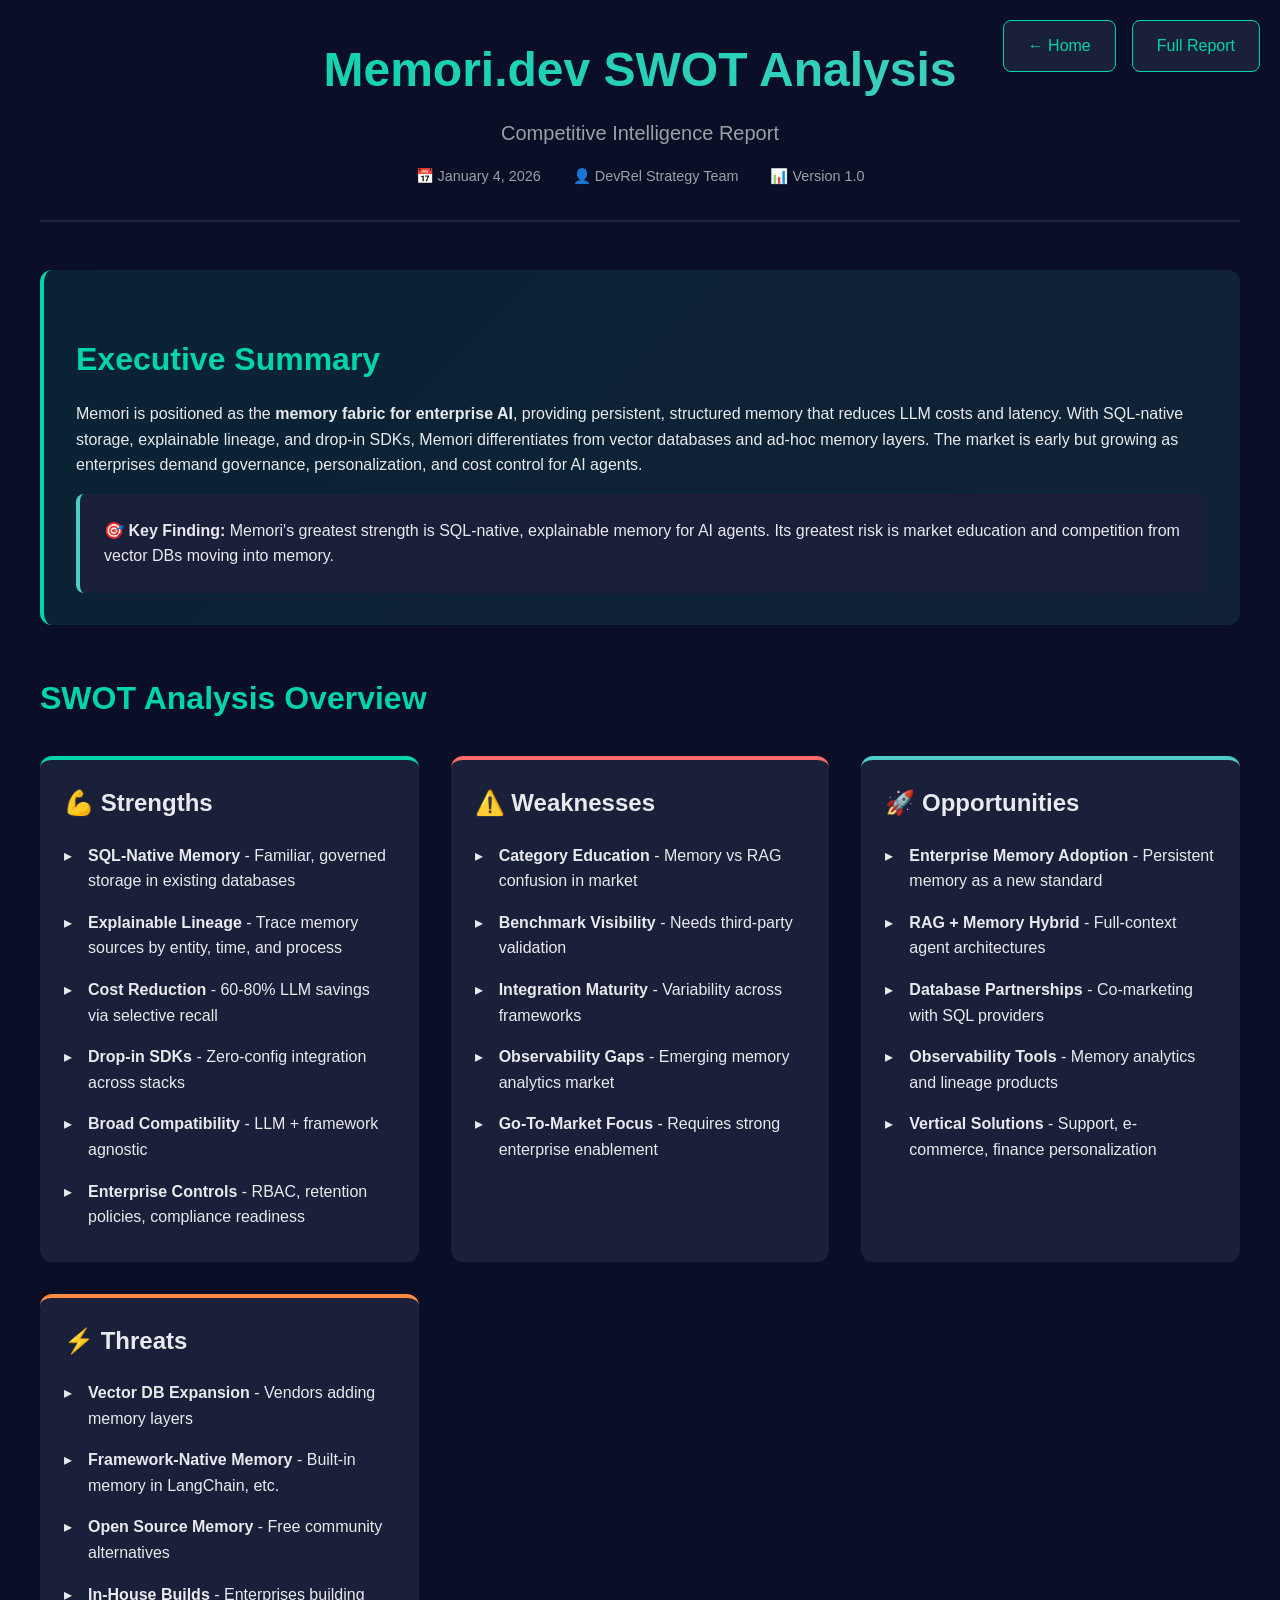
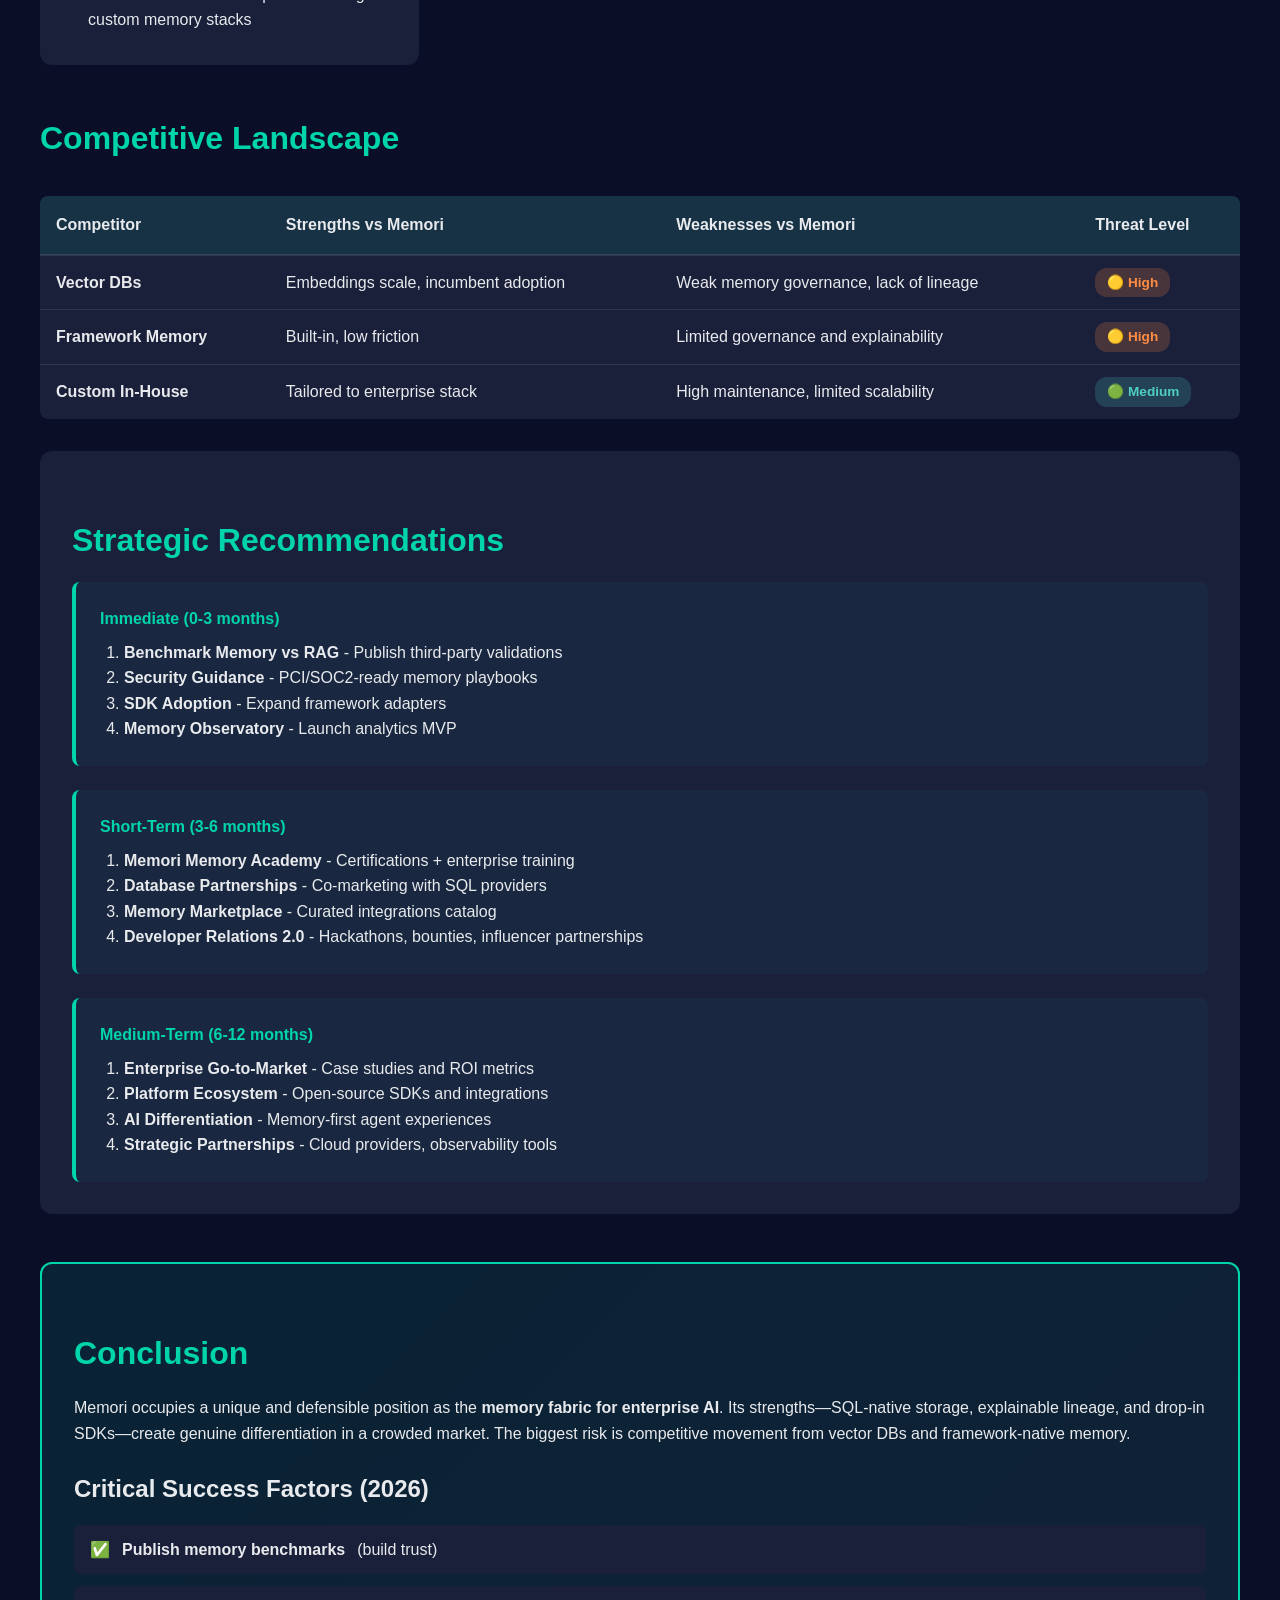
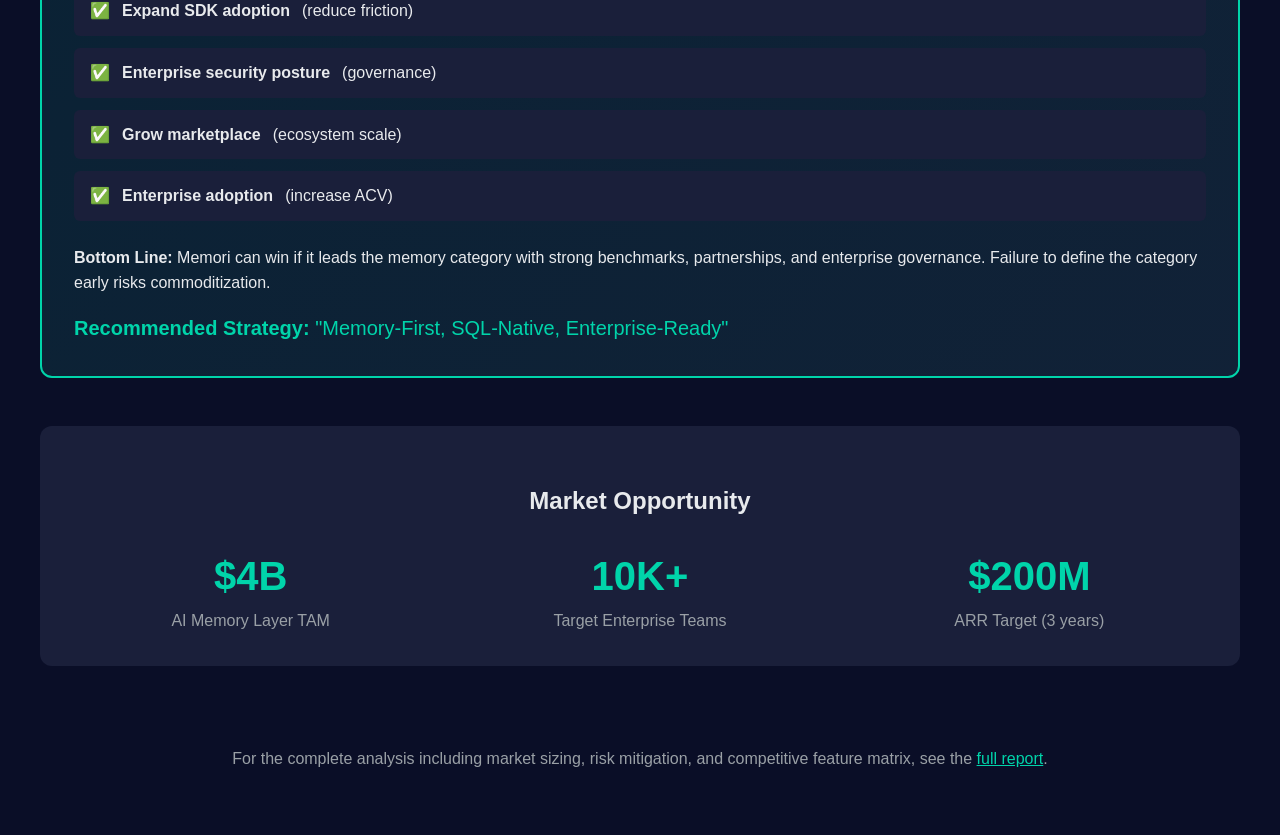
<file: swot-analysis.html>
<!DOCTYPE html>
<html lang="en">
<head>
    <meta charset="UTF-8">
    <meta name="viewport" content="width=device-width, initial-scale=1.0">
    <title>Memori SWOT Analysis - Competitive Intelligence</title>
    <style>
        * {
            margin: 0;
            padding: 0;
            box-sizing: border-box;
        }

        :root {
            --primary: #00D4AA;
            --dark-bg: #0A0E27;
            --card-bg: #1A1F3A;
            --text: #E8EAED;
            --text-dim: #9AA0A6;
            --border: rgba(255, 255, 255, 0.1);
            --strengths: #00D4AA;
            --weaknesses: #FF6B6B;
            --opportunities: #4ECDC4;
            --threats: #FF8C42;
        }

        body {
            font-family: -apple-system, BlinkMacSystemFont, 'Segoe UI', Roboto, Oxygen, Ubuntu, Cantarell, sans-serif;
            background: var(--dark-bg);
            color: var(--text);
            line-height: 1.6;
            padding: 2rem 1rem;
        }

        .container {
            max-width: 1200px;
            margin: 0 auto;
        }

        header {
            text-align: center;
            margin-bottom: 3rem;
            padding-bottom: 2rem;
            border-bottom: 2px solid var(--border);
        }

        h1 {
            font-size: 3rem;
            margin-bottom: 0.5rem;
            background: linear-gradient(135deg, var(--primary), #4ECDC4);
            -webkit-background-clip: text;
            -webkit-text-fill-color: transparent;
            background-clip: text;
        }

        h2 {
            font-size: 2rem;
            margin: 2rem 0 1rem;
            color: var(--primary);
        }

        h3 {
            font-size: 1.5rem;
            margin: 1.5rem 0 0.75rem;
        }

        .subtitle {
            font-size: 1.25rem;
            color: var(--text-dim);
            margin-bottom: 1rem;
        }

        .meta {
            display: flex;
            justify-content: center;
            gap: 2rem;
            font-size: 0.9rem;
            color: var(--text-dim);
            margin-top: 1rem;
        }

        .executive-summary {
            background: linear-gradient(135deg, rgba(0, 212, 170, 0.1), rgba(78, 205, 196, 0.1));
            padding: 2rem;
            border-radius: 12px;
            margin-bottom: 3rem;
            border-left: 4px solid var(--primary);
        }

        .key-finding {
            background: var(--card-bg);
            padding: 1.5rem;
            border-radius: 8px;
            margin-top: 1rem;
            border-left: 4px solid #4ECDC4;
        }

        .swot-grid {
            display: grid;
            grid-template-columns: repeat(auto-fit, minmax(280px, 1fr));
            gap: 2rem;
            margin: 2rem 0 3rem;
        }

        .swot-card {
            background: var(--card-bg);
            padding: 1.5rem;
            border-radius: 12px;
            border-top: 4px solid;
        }

        .swot-card.strengths {
            border-color: var(--strengths);
        }

        .swot-card.weaknesses {
            border-color: var(--weaknesses);
        }

        .swot-card.opportunities {
            border-color: var(--opportunities);
        }

        .swot-card.threats {
            border-color: var(--threats);
        }

        .swot-card h3 {
            margin-top: 0;
            display: flex;
            align-items: center;
            gap: 0.5rem;
        }

        .swot-card ul {
            list-style: none;
            padding-left: 0;
        }

        .swot-card li {
            padding: 0.5rem 0;
            padding-left: 1.5rem;
            position: relative;
        }

        .swot-card li::before {
            content: "▸";
            position: absolute;
            left: 0;
        }

        .competitive-matrix {
            overflow-x: auto;
            margin: 2rem 0;
        }

        table {
            width: 100%;
            border-collapse: collapse;
            background: var(--card-bg);
            border-radius: 8px;
            overflow: hidden;
        }

        th {
            background: rgba(0, 212, 170, 0.1);
            padding: 1rem;
            text-align: left;
            border-bottom: 2px solid var(--border);
        }

        td {
            padding: 0.75rem 1rem;
            border-bottom: 1px solid var(--border);
        }

        tr:last-child td {
            border-bottom: none;
        }

        .threat-badge {
            display: inline-block;
            padding: 0.25rem 0.75rem;
            border-radius: 12px;
            font-size: 0.85rem;
            font-weight: 600;
        }

        .threat-critical {
            background: rgba(255, 107, 107, 0.2);
            color: #FF6B6B;
        }

        .threat-high {
            background: rgba(255, 140, 66, 0.2);
            color: #FF8C42;
        }

        .threat-medium {
            background: rgba(78, 205, 196, 0.2);
            color: #4ECDC4;
        }

        .recommendations {
            background: var(--card-bg);
            padding: 2rem;
            border-radius: 12px;
            margin: 2rem 0;
        }

        .timeline {
            display: grid;
            gap: 1.5rem;
            margin-top: 1rem;
        }

        .timeline-item {
            padding: 1.5rem;
            background: rgba(0, 212, 170, 0.05);
            border-radius: 8px;
            border-left: 4px solid var(--primary);
        }

        .timeline-item h4 {
            color: var(--primary);
            margin-bottom: 0.5rem;
        }

        .timeline-item ol {
            margin-left: 1.5rem;
            margin-top: 0.5rem;
        }

        .conclusion {
            background: linear-gradient(135deg, rgba(0, 212, 170, 0.1), rgba(78, 205, 196, 0.1));
            padding: 2rem;
            border-radius: 12px;
            margin: 3rem 0 2rem;
            border: 2px solid var(--primary);
        }

        .critical-factors {
            display: grid;
            gap: 0.75rem;
            margin: 1rem 0;
        }

        .factor {
            padding: 0.75rem 1rem;
            background: var(--card-bg);
            border-radius: 6px;
            display: flex;
            align-items: center;
            gap: 0.75rem;
        }

        .nav {
            position: fixed;
            top: 20px;
            right: 20px;
            display: flex;
            gap: 1rem;
        }

        .nav a {
            padding: 0.75rem 1.5rem;
            background: var(--card-bg);
            color: var(--primary);
            text-decoration: none;
            border-radius: 8px;
            border: 1px solid var(--primary);
            transition: all 0.3s;
        }

        .nav a:hover {
            background: var(--primary);
            color: var(--dark-bg);
        }

        @media (max-width: 768px) {
            h1 {
                font-size: 2rem;
            }

            .meta {
                flex-direction: column;
                gap: 0.5rem;
            }

            .swot-grid {
                grid-template-columns: 1fr;
            }

            .nav {
                position: static;
                justify-content: center;
                margin-bottom: 2rem;
            }
        }
    </style>
</head>
<body>
    <div class="nav">
        <a href="index.html">← Home</a>
        <a href="swot-analysis.html" target="_blank">Full Report</a>
    </div>

    <div class="container">
        <header>
            <h1>Memori.dev SWOT Analysis</h1>
            <p class="subtitle">Competitive Intelligence Report</p>
            <div class="meta">
                <span>📅 January 4, 2026</span>
                <span>👤 DevRel Strategy Team</span>
                <span>📊 Version 1.0</span>
            </div>
        </header>

        <section class="executive-summary">
            <h2>Executive Summary</h2>
            <p>Memori is positioned as the <strong>memory fabric for enterprise AI</strong>, providing persistent, structured memory that reduces LLM costs and latency. With SQL-native storage, explainable lineage, and drop-in SDKs, Memori differentiates from vector databases and ad-hoc memory layers. The market is early but growing as enterprises demand governance, personalization, and cost control for AI agents.</p>
            
            <div class="key-finding">
                <strong>🎯 Key Finding:</strong> Memori's greatest strength is SQL-native, explainable memory for AI agents. Its greatest risk is market education and competition from vector DBs moving into memory.
            </div>
        </section>

        <h2>SWOT Analysis Overview</h2>
        <div class="swot-grid">
            <div class="swot-card strengths">
                <h3>💪 Strengths</h3>
                <ul>
                    <li><strong>SQL-Native Memory</strong> - Familiar, governed storage in existing databases</li>
                    <li><strong>Explainable Lineage</strong> - Trace memory sources by entity, time, and process</li>
                    <li><strong>Cost Reduction</strong> - 60-80% LLM savings via selective recall</li>
                    <li><strong>Drop-in SDKs</strong> - Zero-config integration across stacks</li>
                    <li><strong>Broad Compatibility</strong> - LLM + framework agnostic</li>
                    <li><strong>Enterprise Controls</strong> - RBAC, retention policies, compliance readiness</li>
                </ul>
            </div>

            <div class="swot-card weaknesses">
                <h3>⚠️ Weaknesses</h3>
                <ul>
                    <li><strong>Category Education</strong> - Memory vs RAG confusion in market</li>
                    <li><strong>Benchmark Visibility</strong> - Needs third-party validation</li>
                    <li><strong>Integration Maturity</strong> - Variability across frameworks</li>
                    <li><strong>Observability Gaps</strong> - Emerging memory analytics market</li>
                    <li><strong>Go-To-Market Focus</strong> - Requires strong enterprise enablement</li>
                </ul>
            </div>

            <div class="swot-card opportunities">
                <h3>🚀 Opportunities</h3>
                <ul>
                    <li><strong>Enterprise Memory Adoption</strong> - Persistent memory as a new standard</li>
                    <li><strong>RAG + Memory Hybrid</strong> - Full-context agent architectures</li>
                    <li><strong>Database Partnerships</strong> - Co-marketing with SQL providers</li>
                    <li><strong>Observability Tools</strong> - Memory analytics and lineage products</li>
                    <li><strong>Vertical Solutions</strong> - Support, e-commerce, finance personalization</li>
                </ul>
            </div>

            <div class="swot-card threats">
                <h3>⚡ Threats</h3>
                <ul>
                    <li><strong>Vector DB Expansion</strong> - Vendors adding memory layers</li>
                    <li><strong>Framework-Native Memory</strong> - Built-in memory in LangChain, etc.</li>
                    <li><strong>Open Source Memory</strong> - Free community alternatives</li>
                    <li><strong>In-House Builds</strong> - Enterprises building custom memory stacks</li>
                </ul>
            </div>
        </div>

        <h2>Competitive Landscape</h2>
        <div class="competitive-matrix">
            <table>
                <thead>
                    <tr>
                        <th>Competitor</th>
                        <th>Strengths vs Memori</th>
                        <th>Weaknesses vs Memori</th>
                        <th>Threat Level</th>
                    </tr>
                </thead>
                <tbody>
                    <tr>
                        <td><strong>Vector DBs</strong></td>
                        <td>Embeddings scale, incumbent adoption</td>
                        <td>Weak memory governance, lack of lineage</td>
                        <td><span class="threat-badge threat-high">🟡 High</span></td>
                    </tr>
                    <tr>
                        <td><strong>Framework Memory</strong></td>
                        <td>Built-in, low friction</td>
                        <td>Limited governance and explainability</td>
                        <td><span class="threat-badge threat-high">🟡 High</span></td>
                    </tr>
                    <tr>
                        <td><strong>Custom In-House</strong></td>
                        <td>Tailored to enterprise stack</td>
                        <td>High maintenance, limited scalability</td>
                        <td><span class="threat-badge threat-medium">🟢 Medium</span></td>
                    </tr>
                </tbody>
            </table>
        </div>

        <section class="recommendations">
            <h2>Strategic Recommendations</h2>
            <div class="timeline">
                <div class="timeline-item">
                    <h4>Immediate (0-3 months)</h4>
                    <ol>
                        <li><strong>Benchmark Memory vs RAG</strong> - Publish third-party validations</li>
                        <li><strong>Security Guidance</strong> - PCI/SOC2-ready memory playbooks</li>
                        <li><strong>SDK Adoption</strong> - Expand framework adapters</li>
                        <li><strong>Memory Observatory</strong> - Launch analytics MVP</li>
                    </ol>
                </div>
                <div class="timeline-item">
                    <h4>Short-Term (3-6 months)</h4>
                    <ol>
                        <li><strong>Memori Memory Academy</strong> - Certifications + enterprise training</li>
                        <li><strong>Database Partnerships</strong> - Co-marketing with SQL providers</li>
                        <li><strong>Memory Marketplace</strong> - Curated integrations catalog</li>
                        <li><strong>Developer Relations 2.0</strong> - Hackathons, bounties, influencer partnerships</li>
                    </ol>
                </div>
                <div class="timeline-item">
                    <h4>Medium-Term (6-12 months)</h4>
                    <ol>
                        <li><strong>Enterprise Go-to-Market</strong> - Case studies and ROI metrics</li>
                        <li><strong>Platform Ecosystem</strong> - Open-source SDKs and integrations</li>
                        <li><strong>AI Differentiation</strong> - Memory-first agent experiences</li>
                        <li><strong>Strategic Partnerships</strong> - Cloud providers, observability tools</li>
                    </ol>
                </div>
            </div>
        </section>

        <section class="conclusion">
            <h2>Conclusion</h2>
            <p>Memori occupies a unique and defensible position as the <strong>memory fabric for enterprise AI</strong>. Its strengths—SQL-native storage, explainable lineage, and drop-in SDKs—create genuine differentiation in a crowded market. The biggest risk is competitive movement from vector DBs and framework-native memory.</p>
            
            <h3>Critical Success Factors (2026)</h3>
            <div class="critical-factors">
                <div class="factor">✅ <strong>Publish memory benchmarks</strong> (build trust)</div>
                <div class="factor">✅ <strong>Expand SDK adoption</strong> (reduce friction)</div>
                <div class="factor">✅ <strong>Enterprise security posture</strong> (governance)</div>
                <div class="factor">✅ <strong>Grow marketplace</strong> (ecosystem scale)</div>
                <div class="factor">✅ <strong>Enterprise adoption</strong> (increase ACV)</div>
            </div>

            <p style="margin-top: 1.5rem;"><strong>Bottom Line:</strong> Memori can win if it leads the memory category with strong benchmarks, partnerships, and enterprise governance. Failure to define the category early risks commoditization.</p>
            
            <p style="margin-top: 1rem; font-size: 1.25rem; color: var(--primary);"><strong>Recommended Strategy:</strong> "Memory-First, SQL-Native, Enterprise-Ready"</p>
        </section>

        <section style="margin-top: 3rem; text-align: center; padding: 2rem; background: var(--card-bg); border-radius: 12px;">
            <h3>Market Opportunity</h3>
            <div style="display: grid; grid-template-columns: repeat(auto-fit, minmax(200px, 1fr)); gap: 2rem; margin-top: 1.5rem;">
                <div>
                    <div style="font-size: 2.5rem; color: var(--primary); font-weight: bold;">$4B</div>
                    <div style="color: var(--text-dim);">AI Memory Layer TAM</div>
                </div>
                <div>
                    <div style="font-size: 2.5rem; color: var(--primary); font-weight: bold;">10K+</div>
                    <div style="color: var(--text-dim);">Target Enterprise Teams</div>
                </div>
                <div>
                    <div style="font-size: 2.5rem; color: var(--primary); font-weight: bold;">$200M</div>
                    <div style="color: var(--text-dim);">ARR Target (3 years)</div>
                </div>
            </div>
        </section>

        <footer style="margin-top: 3rem; text-align: center; color: var(--text-dim); padding: 2rem;">
            <p>For the complete analysis including market sizing, risk mitigation, and competitive feature matrix, see the <a href="swot-analysis.html" style="color: var(--primary);">full report</a>.</p>
        </footer>
    </div>
</body>
</html>
</file>
<file: assets/css/style.css>
/* Warp DevRel Strategy - Main Stylesheet */

:root {
    --primary-color: #00d4aa;
    --secondary-color: #0066ff;
    --dark-bg: #1a1a2e;
    --darker-bg: #0f0f1e;
    --light-bg: #f5f7fa;
    --text-dark: #1a1a2e;
    --text-light: #ffffff;
    --text-gray: #6b7280;
    --border-color: #e5e7eb;
    --success-color: #10b981;
    --warning-color: #f59e0b;
    --danger-color: #ef4444;
}

* {
    margin: 0;
    padding: 0;
    box-sizing: border-box;
}

body {
    font-family: -apple-system, BlinkMacSystemFont, 'Segoe UI', Roboto, Oxygen, Ubuntu, Cantarell, sans-serif;
    line-height: 1.6;
    color: var(--text-dark);
    background-color: #ffffff;
}

/* Typography */
h1, h2, h3, h4, h5, h6 {
    font-weight: 700;
    line-height: 1.2;
    margin-bottom: 1rem;
}

h1 { font-size: 3rem; }
h2 { font-size: 2.5rem; }
h3 { font-size: 2rem; }
h4 { font-size: 1.5rem; }

p {
    margin-bottom: 1rem;
}

a {
    color: var(--secondary-color);
    text-decoration: none;
    transition: color 0.3s ease;
}

a:hover {
    color: var(--primary-color);
}

.container {
    max-width: 1200px;
    margin: 0 auto;
    padding: 0 2rem;
}

/* Header & Navigation */
header {
    background-color: var(--dark-bg);
    color: var(--text-light);
    padding: 1rem 0;
    position: sticky;
    top: 0;
    z-index: 1000;
    box-shadow: 0 2px 10px rgba(0, 0, 0, 0.1);
}

nav {
    display: flex;
    justify-content: space-between;
    align-items: center;
    max-width: 1200px;
    margin: 0 auto;
    padding: 0 2rem;
}

.logo h1 {
    font-size: 1.5rem;
    margin: 0;
}

.nav-links {
    display: flex;
    list-style: none;
    gap: 2rem;
    align-items: center;
}

.nav-links a {
    color: var(--text-light);
    font-weight: 500;
    transition: color 0.3s ease;
}

.nav-links a:hover {
    color: var(--primary-color);
}

.cta-btn {
    background-color: var(--primary-color);
    color: var(--text-dark);
    padding: 0.5rem 1.5rem;
    border-radius: 6px;
    font-weight: 600;
    white-space: nowrap;
    transition: transform 0.2s ease, background-color 0.3s ease;
}

.cta-btn:hover {
    background-color: #00b891;
    transform: translateY(-2px);
}

/* Hero Section */
.hero {
    background: linear-gradient(135deg, var(--dark-bg) 0%, var(--darker-bg) 100%);
    color: var(--text-light);
    padding: 8rem 2rem;
    text-align: center;
}

.hero-content h1 {
    font-size: 3.5rem;
    margin-bottom: 1.5rem;
    background: linear-gradient(to right, var(--primary-color), var(--secondary-color));
    -webkit-background-clip: text;
    -webkit-text-fill-color: transparent;
    background-clip: text;
}

.hero-content p {
    font-size: 1.25rem;
    color: #d1d5db;
    max-width: 700px;
    margin: 0 auto 2rem;
}

.hero-buttons {
    display: flex;
    gap: 1rem;
    justify-content: center;
    flex-wrap: wrap;
}

.btn {
    padding: 1rem 2rem;
    border-radius: 8px;
    font-weight: 600;
    font-size: 1.1rem;
    transition: all 0.3s ease;
    display: inline-block;
}

.btn-primary {
    background-color: var(--primary-color);
    color: var(--text-dark);
}

.btn-primary:hover {
    background-color: #00b891;
    transform: translateY(-2px);
    box-shadow: 0 10px 25px rgba(0, 212, 170, 0.3);
}

.btn-secondary {
    background-color: transparent;
    color: var(--text-light);
    border: 2px solid var(--text-light);
}

.btn-secondary:hover {
    background-color: var(--text-light);
    color: var(--text-dark);
}

/* Sections */
.section {
    padding: 6rem 2rem;
}

.section h2 {
    text-align: center;
    margin-bottom: 3rem;
}

.lead {
    font-size: 1.25rem;
    text-align: center;
    color: var(--text-gray);
    max-width: 800px;
    margin: 0 auto 3rem;
}

.bg-dark {
    background-color: var(--dark-bg);
    color: var(--text-light);
}

.bg-light {
    background-color: var(--light-bg);
}

/* Stats */
.stats {
    display: grid;
    grid-template-columns: repeat(auto-fit, minmax(200px, 1fr));
    gap: 2rem;
    margin-top: 3rem;
}

.stat-card {
    text-align: center;
    padding: 2rem;
    background-color: white;
    border-radius: 12px;
    box-shadow: 0 4px 6px rgba(0, 0, 0, 0.1);
    transition: transform 0.3s ease;
}

.stat-card:hover {
    transform: translateY(-5px);
}

.stat-card h3 {
    font-size: 3rem;
    color: var(--primary-color);
    margin-bottom: 0.5rem;
}

.stat-card p {
    font-size: 1.1rem;
    color: var(--text-gray);
    margin: 0;
}

/* Programs Grid */
.programs-grid {
    display: grid;
    grid-template-columns: repeat(auto-fit, minmax(350px, 1fr));
    gap: 2rem;
}

.program-card {
    background-color: rgba(255, 255, 255, 0.05);
    padding: 2rem;
    border-radius: 12px;
    border: 1px solid rgba(255, 255, 255, 0.1);
    transition: all 0.3s ease;
}

.program-card:hover {
    background-color: rgba(255, 255, 255, 0.08);
    transform: translateY(-5px);
    box-shadow: 0 10px 30px rgba(0, 0, 0, 0.3);
}

.program-icon {
    font-size: 3rem;
    margin-bottom: 1rem;
}

.program-card h3 {
    margin-bottom: 1rem;
    color: var(--primary-color);
}

.program-features {
    list-style: none;
    margin: 1.5rem 0;
}

.program-features li {
    padding: 0.5rem 0;
    padding-left: 1.5rem;
    position: relative;
}

.program-features li:before {
    content: "✓";
    position: absolute;
    left: 0;
    color: var(--primary-color);
    font-weight: bold;
}

.btn-outline {
    display: inline-block;
    padding: 0.75rem 1.5rem;
    border: 2px solid var(--primary-color);
    color: var(--primary-color);
    border-radius: 6px;
    margin-top: 1rem;
    transition: all 0.3s ease;
}

.btn-outline:hover {
    background-color: var(--primary-color);
    color: var(--text-dark);
}

/* Events Timeline */
.events-timeline {
    max-width: 800px;
    margin: 0 auto;
}

.event-item {
    display: flex;
    gap: 2rem;
    margin-bottom: 2rem;
    padding: 1.5rem;
    background-color: white;
    border-radius: 12px;
    box-shadow: 0 4px 6px rgba(0, 0, 0, 0.1);
}

.event-date {
    flex-shrink: 0;
    width: 120px;
    font-weight: 700;
    font-size: 1.25rem;
    color: var(--secondary-color);
}

.event-details h3 {
    margin-bottom: 0.5rem;
}

/* Tutorial Grid */
.tutorial-grid {
    display: grid;
    grid-template-columns: repeat(auto-fit, minmax(300px, 1fr));
    gap: 2rem;
}

.tutorial-card {
    background-color: white;
    padding: 2rem;
    border-radius: 12px;
    box-shadow: 0 4px 6px rgba(0, 0, 0, 0.1);
}

.tutorial-card h3 {
    margin-bottom: 1rem;
    color: var(--secondary-color);
}

.tutorial-card ul {
    list-style: none;
}

.tutorial-card li {
    padding: 0.5rem 0;
}

.tutorial-card a {
    color: var(--text-dark);
    font-weight: 500;
}

.tutorial-card a:hover {
    color: var(--secondary-color);
}

/* CTA Section */
.cta-section {
    background: linear-gradient(135deg, var(--secondary-color) 0%, var(--primary-color) 100%);
    color: var(--text-light);
    text-align: center;
}

.cta-section h2 {
    color: var(--text-light);
}

.cta-section .lead {
    color: var(--text-light);
    opacity: 0.95;
}

.cta-grid {
    display: grid;
    grid-template-columns: repeat(auto-fit, minmax(250px, 1fr));
    gap: 2rem;
    margin-top: 3rem;
}

.cta-card {
    background-color: rgba(255, 255, 255, 0.1);
    padding: 2rem;
    border-radius: 12px;
    border: 2px solid rgba(255, 255, 255, 0.2);
    transition: all 0.3s ease;
    color: var(--text-light);
}

.cta-card:hover {
    background-color: rgba(255, 255, 255, 0.2);
    transform: translateY(-5px);
    box-shadow: 0 10px 30px rgba(0, 0, 0, 0.2);
    color: var(--text-light);
}

.cta-card h3 {
    margin-bottom: 0.5rem;
}

/* Footer */
footer {
    background-color: var(--darker-bg);
    color: var(--text-light);
    padding: 4rem 2rem 2rem;
}

.footer-content {
    display: grid;
    grid-template-columns: repeat(auto-fit, minmax(200px, 1fr));
    gap: 3rem;
    max-width: 1200px;
    margin: 0 auto 3rem;
}

.footer-section h4 {
    margin-bottom: 1rem;
    color: var(--primary-color);
}

.footer-section ul {
    list-style: none;
}

.footer-section li {
    margin-bottom: 0.5rem;
}

.footer-section a {
    color: #d1d5db;
}

.footer-section a:hover {
    color: var(--primary-color);
}

.footer-bottom {
    text-align: center;
    padding-top: 2rem;
    border-top: 1px solid rgba(255, 255, 255, 0.1);
    color: #9ca3af;
}

/* Responsive Design */
@media (max-width: 768px) {
    h1 { font-size: 2rem; }
    h2 { font-size: 1.75rem; }
    h3 { font-size: 1.5rem; }
    
    .hero-content h1 {
        font-size: 2.5rem;
    }
    
    .nav-links {
        display: none;
    }
    
    .programs-grid,
    .tutorial-grid,
    .cta-grid {
        grid-template-columns: 1fr;
    }
    
    .event-item {
        flex-direction: column;
        gap: 1rem;
    }
}
</file>
